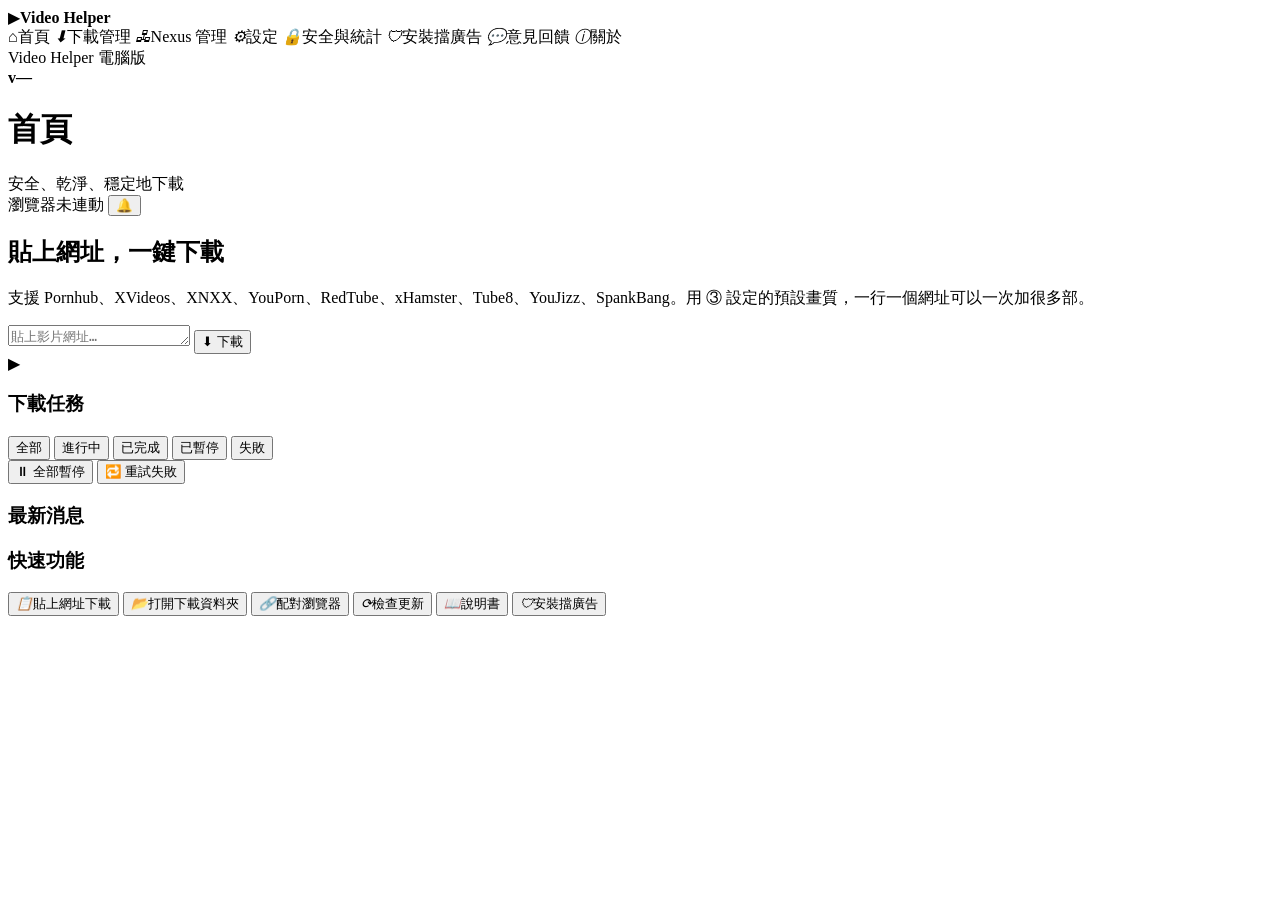
<file: webui/index.html>
<!DOCTYPE html>
<html lang="zh-Hant">
<head>
<meta charset="utf-8">
<!-- 只用 EXE 裡的東西：不連外、不載入任何網址（docs/ui/00-介面改版規格.md 第 3 節） -->
<meta http-equiv="Content-Security-Policy" content="default-src 'none'; style-src 'unsafe-inline'; script-src 'unsafe-inline'; img-src data:; connect-src 'none'; form-action 'none'; base-uri 'none'">
<meta name="viewport" content="width=device-width, initial-scale=1">
<title>Video Helper</title>
<style>/*CSS*/</style>
</head>
<body class="dark">
<aside class="side">
  <div class="brand"><span class="logo">▶</span><b>Video Helper</b></div>
  <nav id="nav">
    <a data-page="home" class="on"><i>⌂</i>首頁</a>
    <a data-page="dl"><i>⬇</i>下載管理</a>
    <a data-page="nodes"><i>🖧</i>Nexus 管理</a>
    <a data-page="set"><i>⚙</i>設定</a>
    <a data-page="sec"><i>🔒</i>安全與統計</a>
    <a data-page="setup"><i>🛡</i>安裝擋廣告</a>
    <a data-page="fb"><i>💬</i>意見回饋</a>
    <a data-page="about"><i>ⓘ</i>關於</a>
  </nav>
  <div class="grow"></div>
  <div class="vercard">
    <div class="muted small">Video Helper 電腦版</div>
    <b id="ver">v—</b>
  </div>
</aside>

<main>
  <header class="top">
    <div>
      <h1 id="ptitle">首頁</h1>
      <div class="muted small" id="sub">安全、乾淨、穩定地下載</div>
    </div>
    <div class="top-r">
      <span class="pill" id="fbbadge" hidden></span>
      <span class="pill" id="bridge">瀏覽器未連動</span>
      <span class="pill" id="schedpill" hidden></span>
      <button class="icon" id="lockbtn" title="鎖定" hidden>🔒</button>
      <button class="icon" id="bell" title="通知">🔔<span class="badge" id="badge" hidden></span></button>
    </div>
  </header>

  <div id="page-home" class="page">
  <section class="hero">
    <div class="hero-l">
      <h2>貼上網址，<span class="grad">一鍵下載</span></h2>
      <p class="muted">支援 Pornhub、XVideos、XNXX、YouPorn、RedTube、xHamster、Tube8、YouJizz、SpankBang。用 ③ 設定的預設畫質，一行一個網址可以一次加很多部。</p>
      <form id="addform" class="add">
        <textarea id="urls" rows="1" placeholder="貼上影片網址…" spellcheck="false"></textarea>
        <button class="accent" type="submit">⬇ 下載</button>
      </form>
    </div>
    <div class="hero-r" aria-hidden="true"><div class="orb"><span>▶</span></div><div class="ring r1"></div><div class="ring r2"></div></div>
  </section>

  <section class="kpis" id="kpis"></section>

  <div class="cols">
    <section class="card tasks">
      <div class="card-h">
        <h3>下載任務</h3>
        <div class="chips" id="chips">
          <button data-f="all" class="on">全部</button>
          <button data-f="active">進行中</button>
          <button data-f="done">已完成</button>
          <button data-f="paused">已暫停</button>
          <button data-f="fail">失敗</button>
        </div>
        <div class="grow"></div>
        <button class="ghost small pausebtn" data-act="toggle_pause">⏸ 全部暫停</button>
        <button class="ghost small" data-act="retry_failed">🔁 重試失敗</button>
      </div>
      <div id="list" class="list"></div>
    </section>

    <div class="rcol">
      <section class="card" id="nexus"></section>
      <section class="card">
        <div class="card-h"><h3>最新消息</h3></div>
        <div id="news"></div>
      </section>
      <section class="card">
        <div class="card-h"><h3>快速功能</h3></div>
        <div class="quick">
          <button data-act="paste"><i>📋</i>貼上網址下載</button>
          <button data-act="open_folder"><i>📂</i>打開下載資料夾</button>
          <button data-act="pair"><i>🔗</i>配對瀏覽器</button>
          <button data-act="check_update"><i>⟳</i>檢查更新</button>
          <button data-act="link:manual"><i>📖</i>說明書</button>
          <button data-go="setup"><i>🛡</i>安裝擋廣告</button>
        </div>
      </section>
    </div>
  </div>
  </div>

  <!-- v1.37.0 下載管理 -->
  <div id="page-dl" class="page" hidden>
    <section class="card">
      <div class="card-h"><h3>新增下載</h3><span class="muted small">一個網址 → 讀取後選畫質；很多行 → 全部用同一個畫質加入</span></div>
      <div class="add2">
        <textarea id="dlurls" rows="2" placeholder="貼上影片網址（一行一個）…" spellcheck="false"></textarea>
        <div class="addside">
          <label class="muted small">畫質上限<select id="dlq"></select></label>
          <button class="accent" id="dlgo">讀取</button>
        </div>
      </div>
      <div id="analysis"></div>
    </section>

    <section class="card">
      <div class="card-h">
        <h3>下載佇列</h3><span class="muted small" id="qsum"></span>
        <div class="grow"></div>
        <button class="ghost small pausebtn" data-act="toggle_pause">⏸ 全部暫停</button>
        <button class="ghost small" data-act="retry_failed">🔁 重試失敗</button>
        <button class="ghost small" data-act="clear_finished">🧹 清掉已結束</button>
      </div>
      <div id="qlist" class="list"></div>
    </section>

    <section class="card" id="latercard">
      <div class="card-h">
        <h3>⭐ 稍後下載</h3><span class="muted small" id="latersum">在影片網站的下載面板按「⭐ 稍後下載」就會出現在這裡</span>
        <div class="grow"></div>
        <button class="accent small" id="laterall">⬇ 全部下載</button>
        <button class="ghost small" id="laterclear">清空</button>
      </div>
      <div id="laterlist" class="list"></div>
    </section>

    <section class="card">
      <div class="card-h">
        <h3>下載紀錄</h3>
        <button class="ghost small" id="dupbtn" title="同一部影片下載了好幾個檔案">🧹 找重複</button>
        <input id="hsearch" class="search" type="search" placeholder="🔍 搜尋標題或網站" spellcheck="false">
        <select id="hsite" class="sel"><option value="">全部網站</option></select>
        <div class="chips" id="hchips">
          <button data-s="" class="on">全部</button><button data-s="done">完成</button><button data-s="fail">失敗</button>
        </div>
      </div>
      <div class="bulk" id="bulk" hidden>
        <b id="bulkn"></b>
        <button class="ghost small" id="bsub">📝 AI 字幕</button>
        <button class="ghost small" id="bdel">🗑 刪除紀錄</button>
        <div class="grow"></div>
        <button class="ghost small" id="ball">全選這頁</button>
        <button class="ghost small" id="bnone">取消選取</button>
      </div>
      <div id="hlist" class="list tall"></div>
      <div class="more"><span class="muted small" id="hcount"></span><button class="ghost small" id="hmore" hidden>載入更多</button></div>
    </section>
  </div>

  <!-- v1.38.0 設定 -->
  <div id="page-set" class="page" hidden>
    <div class="sgrid">
      <section class="card">
        <div class="card-h"><h3>⬇ 下載</h3></div>
        <div class="srow"><div><b>下載資料夾</b><div class="muted small path" id="s-dir"></div></div>
          <div class="sbtns"><button class="ghost small" data-act="choose_dir">選資料夾…</button><button class="ghost small" data-act="open_folder">打開</button><button class="ghost small" id="s-dirreset" data-act="reset_dir">用預設</button></div></div>
        <div class="srow"><div><b>預設畫質</b><div class="muted small">沒有這個畫質時，選比它低的最高畫質</div></div><select data-set="default_quality" id="s-q"></select></div>
        <div class="srow"><div><b>速度上限</b><div class="muted small">下載時不想卡到別人上網就設一下（Mbps，馬上生效）</div></div>
          <select data-set="rate_limit" id="s-rate"><option value="0">不限制</option><option>5</option><option>10</option><option>20</option><option>50</option><option>100</option></select></div>
        <div class="srow"><div><b>下載過就自動跳過</b><div class="muted small">批次、瀏覽器送來的影片，檔案還在就不再下載</div></div><label class="sw"><input type="checkbox" data-set="skip_downloaded"><span></span></label></div>
        <div class="srow"><div><b>智慧分段</b><div class="muted small">看速度和出錯情況決定同時開幾條線；先「只觀察」，報告看得出有幫助再改「自動調整」</div></div>
          <div class="sbtns"><select data-set="smart_segments" id="s-smart"></select><button class="ghost small" id="s-report">📊 報告</button></div></div>
        <div class="srow"><div><b>檔名格式</b><div class="muted small" id="s-tplprev"></div></div><select data-set="filename_template" id="s-tpl"></select></div>
      </section>

      <section class="card">
        <div class="card-h"><h3>🎨 外觀與視窗</h3></div>
        <div class="srow"><div><b>外觀</b><div class="muted small">新介面和原本的視窗一起換</div></div><div class="seg" id="s-theme"></div></div>
        <div class="srow"><div><b>語言 Language</b><div class="muted small">跟系統＝Windows 是中文就用中文，其他用英文</div></div><select data-set="lang" id="s-lang"></select></div>
        <div class="srow"><div><b>關閉視窗時</b><div class="muted small">縮到系統匣＝縮到右下角繼續下載，完成會通知</div></div><select data-set="close_action" id="s-close"></select></div>
        <div class="srow"><div><b>系統匣小圖示一直顯示</b><div class="muted small">右鍵：狀態、暫停、貼上網址下載、打開下載資料夾</div></div><label class="sw"><input type="checkbox" data-set="tray_always" id="s-tray"><span></span></label></div>
        <div class="srow"><div><b>有新版時先在背景下載好</b><div class="muted small">下載並核對好之後，還是要你按「⬆ 更新」才會換成新版</div></div><label class="sw"><input type="checkbox" data-set="auto_download_update" id="s-autoupd"><span></span></label></div>
      </section>

      <section class="card">
        <div class="card-h"><h3>🧩 隱私與自動化</h3></div>
        <div class="srow"><div><b>🔒 密碼鎖</b><div class="muted small" id="x-lock">打開電腦版、看下載紀錄都要先輸入密碼（防別人順手打開，不是加密）</div></div>
          <div class="sbtns"><button class="ghost small" id="x-lockset">設定密碼</button><button class="ghost small" id="x-lockoff" hidden>關閉</button></div></div>
        <div class="srow"><div><b>閒置多久自動鎖</b><div class="muted small">縮到系統匣也會鎖</div></div><select data-set="lock_idle_min" id="x-idle"></select></div>
        <div class="srow"><div><b>🌙 定時下載</b><div class="muted small" id="x-schedhint">不在你要用網路的時候搶頻寬</div></div><select data-set="sched_mode" id="x-sched"></select></div>
        <div class="srow" id="x-schedrow"><div><b>時段</b><div class="muted small">可以跨半夜，例如 23 → 7</div></div>
          <div class="sbtns"><select data-set="sched_start" id="x-ss"></select><span class="muted">→</span><select data-set="sched_end" id="x-se"></select>
            <select data-set="sched_day_mbps" id="x-day" title="時段外的速度上限"></select></div></div>
        <div class="srow"><div><b>🗂 自動整理資料夾</b><div class="muted small">新下載的影片依網站（和月份）分資料夾；舊檔不會搬</div></div><select data-set="organize" id="x-org"></select></div>
        <div class="srow"><div><b>📱 下載完成通知手機</b><div class="muted small" id="x-notehint">用你自己 Discord 頻道的 Webhook；只傳「完成幾部、多大」，不寫標題</div></div><select data-set="notify_mode" id="x-notify"></select></div>
        <div class="srow col"><div class="sbtns"><input type="password" id="x-hook" class="search" placeholder="貼上 Discord 頻道的 Webhook 網址" autocomplete="off" spellcheck="false">
          <button class="ghost small" id="x-hooksave">儲存</button><button class="ghost small" data-act="notify_test">傳一則測試</button><button class="ghost small" id="x-hookclear" hidden>清除</button></div></div>
      </section>

      <section class="card">
        <div class="card-h"><h3>🔗 瀏覽器連動</h3></div>
        <div class="srow"><div><b>狀態</b><div class="muted small" id="s-bridge"></div></div><button class="accent small" data-act="pair">🔗 配對瀏覽器</button></div>
        <div class="srow"><div><b>取消所有配對</b><div class="muted small">借別人用過電腦時可以按；之後要重新配對</div></div><button class="ghost small" id="s-unpair">取消所有配對</button></div>
        <div class="srow"><div><b>關閉服務</b><div class="muted small">不再接收瀏覽器送來的影片，下次按「配對」會再打開</div></div><button class="ghost small" data-act="stop_bridge">關閉服務</button></div>
      </section>

      <section class="card">
        <div class="card-h"><h3>🗂 紀錄與統計</h3></div>
        <div class="srow"><div><b>保存下載紀錄</b></div><label class="sw"><input type="checkbox" data-set="keep_history"><span></span></label></div>
        <div class="srow"><div><b>記錄下載統計</b><div class="muted small">用來校正預估；只存數字和網站名稱</div></div><label class="sw"><input type="checkbox" data-set="keep_stats"><span></span></label></div>
        <div class="srow"><div><b>網速紀錄</b><div class="muted small" id="s-mbps"></div></div><div class="sbtns"><button class="ghost small" data-act="reset_speed">清除</button><button class="ghost small" data-go="sec">📊 統計</button></div></div>
      </section>

      <section class="card">
        <div class="card-h"><h3>🛡 廣告判斷</h3></div>
        <div class="srow"><div><b>公開廣告清單</b><div class="muted small" id="s-bl"></div></div><button class="ghost small" data-act="update_blocklist">立即更新</button></div>
        <div class="srow col"><div><b>AI（選用，要付費）</b><div class="muted small">清單查不到的網域才問 AI；只送網域名稱和網站名稱。金鑰用 Windows 加密存在這台電腦，不會被匯出、也不會再顯示出來</div></div>
          <div class="sbtns"><input type="password" id="s-key" class="search" placeholder="貼上 sk-ant-… 金鑰" autocomplete="off" spellcheck="false">
            <button class="ghost small" id="s-keysave">儲存</button><button class="ghost small" data-act="test_ai">測試</button><button class="ghost small" id="s-keyclear">清除金鑰</button><button class="ghost small" data-act="clear_ai_cache">清除 AI 記憶</button></div>
          <div class="muted small" id="s-ai"></div></div>
      </section>

      <section class="card">
        <div class="card-h"><h3>💾 備份、更新、問題排查</h3></div>
        <div class="srow"><div><b>備份</b><div class="muted small">換電腦、重灌時用；更新版本時也會自動備份一份</div></div><div class="sbtns"><button class="ghost small" data-act="export">⬆ 匯出</button><button class="ghost small" data-act="import">⬇ 匯入</button><button class="ghost small" data-act="open_backups">📂 自動備份</button></div></div>
        <div class="srow"><div><b>版本</b><div class="muted small" id="s-ver"></div></div><div class="sbtns"><button class="ghost small" data-act="check_update">檢查更新</button><button class="ghost small" data-act="link:releases">更新內容</button></div></div>
        <div class="srow"><div><b>問題排查</b><div class="muted small path" id="s-data"></div></div><div class="sbtns"><button class="ghost small" data-act="open_log">📄 錯誤日誌</button><button class="ghost small" data-act="open_data">📂 設定資料夾</button><button class="ghost small" data-go="sec">🔒 安全中心</button></div></div>
      </section>
    </div>
  </div>

  <!-- v1.39.0 Nexus 管理 -->
  <div id="page-nodes" class="page" hidden>
    <div id="nx-err" class="note bad" hidden></div>
    <section class="card">
      <div class="card-h"><h3>🖧 Master（這台電腦）</h3><span class="pill" id="nx-state"></span><div class="grow"></div>
        <span class="muted small">啟用</span><label class="sw"><input type="checkbox" id="nx-on"><span></span></label></div>
      <p class="muted small">讓另一台電腦（跑 VideoHelper.exe --worker）安全地連到這台，幫你下載影片、下載完傳回來。每台節點都要你在這裡按「核准」才算數；只有你在這台電腦上能管理，沒有網路管理介面。</p>
      <div class="srow"><div><b>綁定位址、埠</b><div class="muted small">區域網路：第一次啟用 Windows 會問防火牆，選「私人網路」允許</div></div>
        <div class="sbtns"><select id="nx-host"></select><input id="nx-port" type="number" min="1024" max="65535" class="search num"><button class="ghost small" id="nx-bind">儲存</button></div></div>
      <div class="srow"><div><b>Master 指紋</b><div class="muted small">核准節點前，核對前 8 碼跟節點畫面上的一樣</div></div><code class="fp" id="nx-fp"></code></div>
      <div class="srow"><div><b>配對碼</b><div class="muted small" id="nx-pairnote"></div></div><div class="sbtns"><span class="code" id="nx-code"></span><button class="accent small" id="nx-pair">產生配對碼</button></div></div>
    </section>
    <section class="card">
      <div class="card-h"><h3>節點名單</h3><span class="muted small" id="nx-dsum"></span><div class="grow"></div><button class="ghost small" id="nx-audit">📜 稽核紀錄</button></div>
      <div id="nx-devs" class="list"></div>
    </section>
    <section class="card">
      <div class="card-h"><h3>📋 節點任務</h3>
        <div class="chips" id="nx-chips"><button data-f="all" class="on">全部</button><button data-f="active">進行中</button></div>
        <div class="grow"></div><button class="accent small" id="nx-new">＋ 新增任務</button></div>
      <div id="nx-form" class="an" hidden>
        <div class="srow"><div><b>類型</b><div class="muted small" id="nf-desc"></div></div><select id="nf-type"></select></div>
        <div class="srow nf" data-for="video.download"><div><b>影片網址</b><div class="muted small" id="nf-warn"></div></div>
          <div class="sbtns"><input id="nf-url" class="search wide" placeholder="貼影片網址…" spellcheck="false">
            <select id="nf-q"><option value="best">最高</option><option value="1080">1080p</option><option value="720">720p</option><option value="480">480p</option></select></div></div>
        <div class="srow nf" data-for="test.file"><div><b>檔案大小（MB）</b></div><input id="nf-size" type="number" min="1" max="2048" value="20" class="search num"></div>
        <div class="srow nf" data-for="video.download test.file"><div><b>下載完傳回這台</b><div class="muted small">不勾＝檔案留在節點那台</div></div><label class="sw"><input type="checkbox" id="nf-ret" checked><span></span></label></div>
        <div class="srow nf" data-for="sim.pvwatts"><div><b>位置（緯度、經度）、年份</b><div class="muted small">例：台北 25.04, 121.56；年份要是過完的一整年</div></div>
          <div class="sbtns"><input id="nf-lat" type="number" step="0.0001" min="-90" max="90" value="25.04" class="search num"><input id="nf-lon" type="number" step="0.0001" min="-180" max="180" value="121.56" class="search num"><input id="nf-year" type="number" min="2001" max="2100" value="2025" class="search num"></div></div>
        <div class="srow nf" data-for="sim.pvwatts"><div><b>容量（kW）、傾角、方位角、損失（%）</b><div class="muted small">方位角 180＝朝南；損失 PVWatts 預設 14</div></div>
          <div class="sbtns"><input id="nf-cap" type="number" step="0.1" min="0.1" value="1000" class="search num"><input id="nf-tilt" type="number" min="0" max="90" value="20" class="search num"><input id="nf-az" type="number" min="0" max="360" value="180" class="search num"><input id="nf-loss" type="number" min="-5" max="99" value="14" class="search num"></div></div>
        <div class="srow nf" data-for="sim.pvwatts"><div><b>架設方式</b></div><select id="nf-arr"><option value="0">固定（開放式支架）</option><option value="1">固定（屋頂）</option><option value="2">單軸追日</option><option value="3">單軸追日（回溯）</option><option value="4">雙軸追日</option></select></div>
        <div class="srow nf" data-for="test.echo"><div><b>文字</b></div><input id="nf-text" class="search wide" value="哈囉 Nexus"></div>
        <div class="srow nf" data-for="test.sleep"><div><b>等幾秒</b></div><input id="nf-sec" type="number" min="1" max="600" value="10" class="search num"></div>
        <div class="srow nf" data-for="test.fail"><div><b>失敗原因</b></div><select id="nf-code"><option>ADAPTER_ERROR</option><option>RESOURCE_LIMIT</option><option>INVALID_INPUT</option></select></div>
        <div class="srow"><div><b>執行時間上限（秒）、最多嘗試幾次</b></div><div class="sbtns"><input id="nf-run" type="number" min="1" max="7200" class="search num"><input id="nf-tries" type="number" min="1" max="5" value="2" class="search num"></div></div>
        <div class="btns"><button class="accent" id="nf-go">送出</button><button class="ghost" id="nf-close">取消</button></div>
      </div>
      <div id="nx-tasks" class="list"></div>
    </section>
  </div>

  <!-- v1.41.0 安全與統計 -->
  <div id="page-sec" class="page" hidden>
    <div class="sgrid">
      <section class="card">
        <div class="card-h"><h3>🔗 已配對的瀏覽器</h3><div class="grow"></div><button class="ghost small" id="sec-refresh">↻ 重新整理</button></div>
        <p class="muted small">只存密碼的雜湊值（看不到原本的密碼）。不認得的就按「取消配對」，那個瀏覽器就不能再送影片過來。</p>
        <div id="sec-paired"></div>
        <div class="muted small" id="sec-bridge"></div>
      </section>
      <section class="card">
        <div class="card-h"><h3>🤖 AI 使用紀錄</h3></div>
        <p class="muted small">只記次數和字數（token），不記送了什麼內容。</p>
        <div id="sec-ai"></div>
      </section>
      <section class="card">
        <div class="card-h"><h3>🌐 這次開著時連過的網站</h3></div>
        <p class="muted small">在程式最底層記錄，只記網域和次數，關掉程式就清空（不存檔）。正常會看到：影片網站和它的影片伺服器、github.com（檢查更新、廣告清單）、huggingface.co（AI 字幕模型）、api.anthropic.com（有填金鑰才會）。</p>
        <div id="sec-net"></div>
      </section>
      <section class="card">
        <div class="card-h"><h3>📄 錯誤日誌</h3></div>
        <p class="muted small">只記網站名稱和錯誤訊息，不記完整影片網址和檔名；只在這台電腦上，不會上傳。</p>
        <div class="srow"><div><b>目前大小</b><div class="muted small" id="sec-logsize"></div></div><div class="sbtns"><button class="ghost small" data-act="open_log">📄 打開</button><button class="ghost small" id="sec-clearlog">🗑 清空</button></div></div>
        <div class="srow"><div><b>自動刪除</b><div class="muted small">超過幾天沒更新就刪（0＝不刪）</div></div>
          <select data-set="log_keep_days" id="sec-keep"><option>3</option><option>7</option><option>14</option><option>30</option><option value="0">不刪</option></select></div>
      </section>
      <section class="card">
        <div class="card-h"><h3>📊 下載統計</h3><div class="grow"></div><button class="ghost small" id="sec-clearstats">清除統計</button></div>
        <p class="muted small" id="sec-statsum"></p>
        <div id="sec-stats"></div>
        <p class="muted small">誤差＝原本的預估跟實際差多少（中位數）。同一個網站下載 3 次以上，之後的預估會自動校正。只記網站名稱和數字。</p>
      </section>
      <section class="card">
        <div class="card-h"><h3>🧩 用到的元件和指紋（SHA-256）</h3></div>
        <p class="muted small">可以跟 GitHub 發布頁、SECURITY.md 對照。EXE 另外有 GitHub 簽章：<code>gh attestation verify VideoHelper.exe -R dadanny1122/video-helper</code></p>
        <div class="verify">
          <button class="accent small" id="sec-verify">🔍 檢查這個 EXE 是不是官方打包的</button>
          <div id="sec-vres" class="res" hidden></div>
          <p class="muted small">會算出這個 EXE 的指紋，去 GitHub 查本專案有沒有它的打包簽章紀錄、再跟發布頁的指紋比對（只送出指紋，按了才連網）。這是查紀錄，不是在你電腦上做完整的密碼學驗證；要完整驗證請用上面的 gh 指令。</p>
        </div>
        <pre class="report" id="sec-comp"></pre>
        <button class="ghost small" data-act="link:attest">打開 GitHub 簽章紀錄</button>
      </section>
    </div>
  </div>

  <!-- v1.38.0 安裝擋廣告 -->
  <div id="page-setup" class="page" hidden>
    <section class="card">
      <div class="card-h"><h3>在 Chrome 裝好擋廣告（約 2 分鐘，只要做一次）</h3></div>
      <p class="muted">照順序按下面 3 個「打開」，每個都會在 Chrome 打開正確的頁面。</p>
      <div class="steps" id="steps"></div>
      <div class="note">✅ 完成後：打開影片網站，左下角出現綠色盾牌「🛡 已攔截 N 次」就成功了。</div>
      <div class="note bad" id="nochrome" hidden>⚠ 找不到 Chrome，會改用預設瀏覽器打開。這個工具是為 Chrome 設計的。</div>
    </section>
  </div>
  <div id="page-fb" class="page" hidden>
    <section class="card">
      <div class="card-h"><h3>寫意見給開發者</h3></div>
      <p class="muted small">會貼到開發者的 Discord 頻道。只送類型、內容和電腦版版本，不會送你下載的影片或網址；內容裡的網址會自動刪掉。</p>
      <div class="fbrow"><select id="fbkind"></select></div>
      <textarea id="fbtext" maxlength="1100" placeholder="中文 16 個字以上，或英文 20 個單字以上"></textarea>
      <div class="muted small" id="fbcount"></div>
      <div class="btns mt"><button class="accent" id="fbsend">送出</button></div>
      <div class="note" id="fbres" hidden></div>
    </section>
    <section class="card">
      <div class="card-h"><h3>回饋獎勵</h3><div class="grow"></div><span class="pill" id="fblevel"></span></div>
      <p class="muted small">回饋 1 則：🥉 徽章＋🎨 限定配色；3 則：🥈＋🧪 搶先試用；10 則：🥇＋黑金配色。拿到的代碼也可以在 Discord 打 /回饋者 領銅／銀／金身分組（1 小時內只算 1 組）。</p>
      <div class="srow" id="fbthemes" hidden><div><b>🎨 限定配色</b><div class="muted small">只改新介面的顏色</div></div><div class="seg" id="fbthemebtn"></div></div>
      <div class="srow" id="fbbeta" hidden><div><b>🧪 搶先試用新功能</b><div class="muted small">新功能會先標成「搶先版」只給打開的人用</div></div><label class="sw"><input type="checkbox" data-set="beta_features" id="s-beta"><span></span></label></div>
      <div class="srow"><div><b>加入回饋代碼</b><div class="muted small">在瀏覽器腳本拿到的代碼貼這裡，好處兩邊都算</div></div><div class="sbtns"><input id="fbcode" placeholder="VH1.…"><button class="ghost small" id="fbadd">加入</button></div></div>
    </section>
  </div>
</main>
<div id="menu" class="menu" hidden></div>

<div id="panel" class="panel" hidden>
  <div class="card-h"><h3>通知</h3><div class="grow"></div><button class="ghost small" id="clearn">清除</button></div>
  <div id="notices"></div>
</div>
<div id="lockscr" class="lockscr" hidden><div class="lockbox">
  <div class="lk">🔒</div><h2>Video Helper 已上鎖</h2>
  <p class="muted small">輸入密碼解鎖；下載會在背景繼續</p>
  <input id="lockpin" class="search" type="password" inputmode="numeric" maxlength="12" autocomplete="off" placeholder="密碼">
  <button class="accent" id="lockgo">解鎖</button>
  <div class="small bad" id="lockmsg"></div>
  <div class="muted small forgot">忘記密碼：關掉電腦版，用記事本打開 %APPDATA%\VideoHelper\settings.json，刪掉 lock_pin 那一行</div>
</div></div>
<div id="modal" class="modal" hidden><div class="box" id="mbox"></div></div>
<div id="toast" class="toast" hidden></div>
<script>/*JS*/</script>
</body>
</html>
</file>
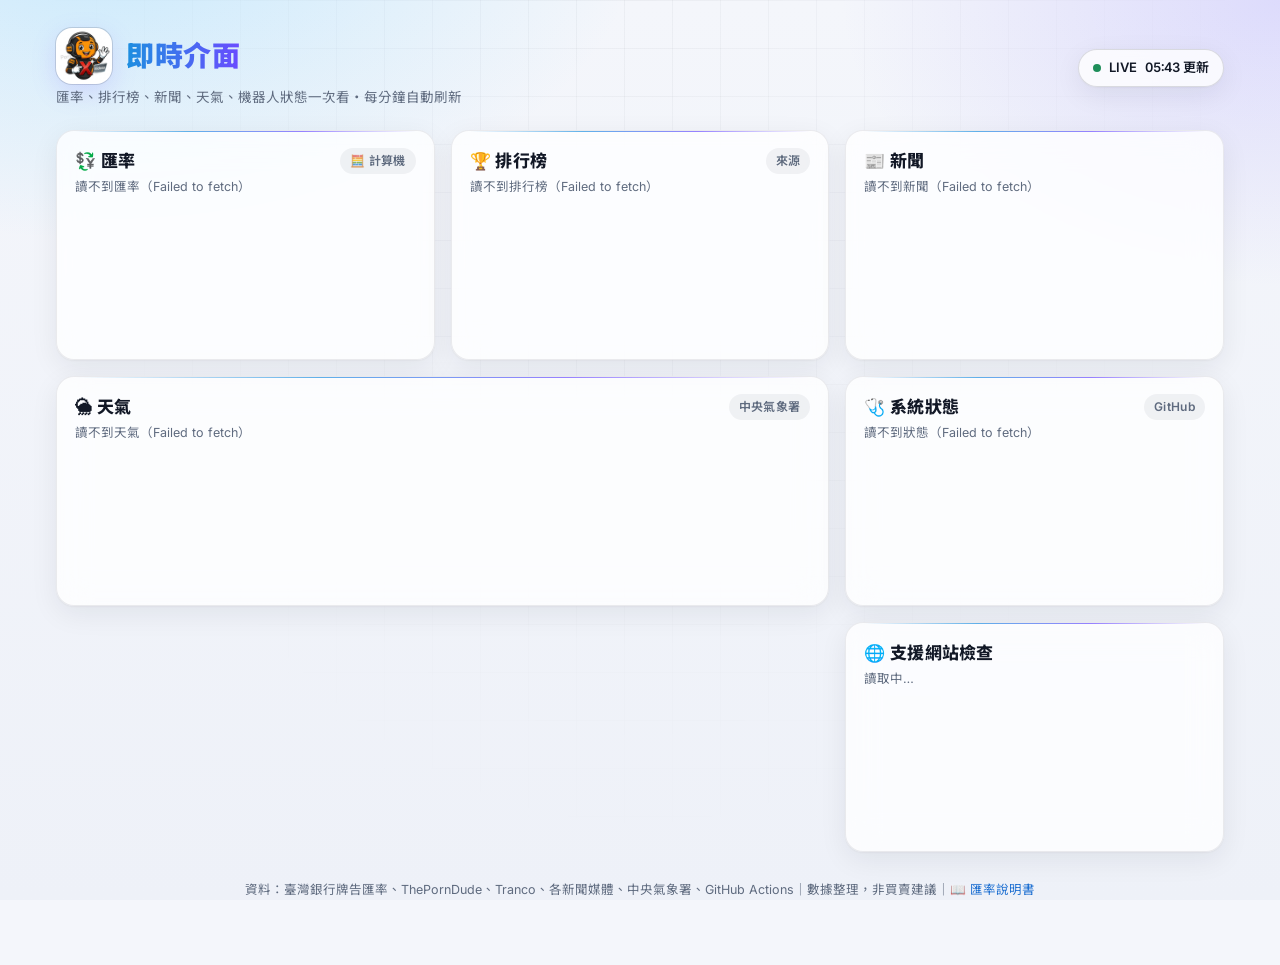
<file: docs/dash/index.html>
<!doctype html>
<html lang="zh-Hant">
<head>
<meta charset="utf-8">
<meta name="viewport" content="width=device-width, initial-scale=1">
<title>即時介面</title>
<link rel="icon" href="favicon.png">
<link rel="preconnect" href="https://fonts.googleapis.com">
<link rel="preconnect" href="https://fonts.gstatic.com" crossorigin>
<link href="https://fonts.googleapis.com/css2?family=Inter:wght@400;500;600;700;800&family=Noto+Sans+TC:wght@400;500;700;900&display=swap" rel="stylesheet">
<style>
  /* Video Helper 設計語言：青藍 #57C8FF → 紫 #8B7CFF（電腦版、腳本面板共用） */
  :root {
    --bg:#f4f6fb; --bg2:#eef1f8; --fg:#121826; --muted:#5f6b7f; --card:rgba(255,255,255,.78); --card-solid:#fff;
    --line:rgba(18,24,38,.08); --line2:rgba(18,24,38,.14); --shadow:0 1px 2px rgba(18,24,38,.04),0 8px 28px rgba(18,24,38,.07);
    --a1:#1d8fe0; --a2:#6a4cff; --blue:#1d6fd1; --up:#d93636; --dn:#1e8e5a; --ok:#1e8e5a; --warn:#b26a00; --bad:#d93636;
    --glow1:rgba(87,200,255,.28); --glow2:rgba(139,124,255,.22); --tip:rgba(30,142,90,.08); --chip:rgba(18,24,38,.05);
  }
  @media (prefers-color-scheme: dark) {
    :root {
      --bg:#0a0d14; --bg2:#0d111b; --fg:#e8ecf4; --muted:#8e98ab; --card:rgba(22,27,38,.72); --card-solid:#151a25;
      --line:rgba(255,255,255,.07); --line2:rgba(255,255,255,.12); --shadow:0 1px 0 rgba(255,255,255,.04) inset,0 12px 40px rgba(0,0,0,.45);
      --a1:#57c8ff; --a2:#8b7cff; --blue:#7cc4ff; --up:#ff6b6b; --dn:#3ddc97; --ok:#3ddc97; --warn:#ffb547; --bad:#ff6b6b;
      --glow1:rgba(87,200,255,.16); --glow2:rgba(139,124,255,.16); --tip:rgba(61,220,151,.08); --chip:rgba(255,255,255,.06);
    }
  }
  * { box-sizing:border-box; }
  html { background:var(--bg); }
  body {
    margin:0; min-height:100vh; color:var(--fg); -webkit-font-smoothing:antialiased;
    font:15px/1.65 "Inter","Noto Sans TC","PingFang TC","Microsoft JhengHei",sans-serif;
    background:
      radial-gradient(900px 520px at 8% -8%, var(--glow1), transparent 60%),
      radial-gradient(800px 520px at 100% 0%, var(--glow2), transparent 55%),
      linear-gradient(180deg, var(--bg) 0%, var(--bg2) 100%);
    background-attachment:fixed;
  }
  body::before {      /* 很淡的格線，增加質感 */
    content:""; position:fixed; inset:0; pointer-events:none; opacity:.5;
    background-image:linear-gradient(var(--line) 1px, transparent 1px), linear-gradient(90deg, var(--line) 1px, transparent 1px);
    background-size:48px 48px; mask-image:radial-gradient(ellipse at 50% 0%, #000 0%, transparent 70%);
  }
  main { position:relative; max-width:1200px; margin:0 auto; padding:28px 16px 64px; }
  a { color:var(--blue); text-decoration:none; } a:hover { text-decoration:underline; }

  /* 頂部 */
  .top { display:flex; align-items:center; justify-content:space-between; gap:16px; flex-wrap:wrap; margin-bottom:22px; }
  .brand { display:flex; align-items:center; gap:14px; margin:0; font-size:28px; font-weight:900; letter-spacing:.5px; }
  .brand img { width:56px; height:56px; border-radius:16px; background:#fff; box-shadow:0 0 0 1px var(--line2), 0 8px 24px var(--glow2); }
  .brand span { background:linear-gradient(90deg, var(--a1), var(--a2)); -webkit-background-clip:text; background-clip:text; color:transparent; }
  .sub { color:var(--muted); margin:2px 0 0; font-size:13.5px; }
  .live { display:inline-flex; align-items:center; gap:8px; padding:7px 14px; border-radius:999px; font-size:13px; font-weight:600;
          background:var(--card); border:1px solid var(--line2); box-shadow:var(--shadow); backdrop-filter:blur(12px); font-variant-numeric:tabular-nums; }
  .live i { width:8px; height:8px; border-radius:50%; background:var(--ok); box-shadow:0 0 0 0 var(--ok); animation:pulse 2s infinite; }
  @keyframes pulse { 0% { box-shadow:0 0 0 0 rgba(61,220,151,.6); } 70% { box-shadow:0 0 0 9px rgba(61,220,151,0); } 100% { box-shadow:0 0 0 0 rgba(61,220,151,0); } }

  /* 卡片 */
  .grid { display:grid; grid-template-columns:repeat(2, minmax(0,1fr)); gap:16px; }
  @media (min-width:1100px) {    /* 寬螢幕：三欄；天氣表比較寬，佔兩欄，右邊疊系統狀態＋網站檢查 */
    .grid { grid-template-columns:repeat(3, minmax(0,1fr)); align-items:start;
            grid-template-areas:"fx rank news" "weather weather health" "weather weather sites"; }
    #fx { grid-area:fx } #rank { grid-area:rank } #news { grid-area:news }
    #weather { grid-area:weather } #health { grid-area:health } #sites { grid-area:sites }
    #fx, #rank, #news { align-self:stretch; }
  }
  @media (max-width:820px) { .grid { grid-template-columns:1fr; } }
  .box {
    position:relative; background:var(--card); border:1px solid var(--line); border-radius:18px; padding:16px 18px 14px;
    min-height:230px; overflow:hidden; box-shadow:var(--shadow); backdrop-filter:blur(16px) saturate(140%);
    transition:transform .25s ease, border-color .25s ease, box-shadow .25s ease; animation:rise .5s ease both;
  }
  .box::before {      /* 卡片上緣一條品牌色光 */
    content:""; position:absolute; left:18px; right:18px; top:0; height:1px;
    background:linear-gradient(90deg, transparent, var(--a1), var(--a2), transparent); opacity:.7;
  }
  .box:hover { transform:translateY(-2px); border-color:var(--line2); }
  .grid .box:nth-child(2) { animation-delay:.05s } .grid .box:nth-child(3) { animation-delay:.1s }
  .grid .box:nth-child(4) { animation-delay:.15s } .grid .box:nth-child(5) { animation-delay:.2s } .grid .box:nth-child(6) { animation-delay:.25s }
  @keyframes rise { from { opacity:0; transform:translateY(8px); } to { opacity:1; transform:none; } }
  @media (prefers-reduced-motion: reduce) { .box, .live i { animation:none; } }
  .box h2 { margin:0 0 2px; padding:0; border:0; font-size:17px; font-weight:800; letter-spacing:.3px;
            display:flex; justify-content:space-between; align-items:center; gap:8px; }
  .box h2 a { font-size:12px; font-weight:600; padding:3px 10px; border-radius:999px; background:var(--chip); color:var(--muted); }
  .box h2 a:hover { color:var(--fg); text-decoration:none; }
  .meta { color:var(--muted); font-size:12.5px; margin-bottom:8px; }

  /* 表格 */
  table { width:100%; border-collapse:collapse; font-size:13.5px; }
  td, th { border-bottom:1px solid var(--line); padding:6px 6px; text-align:left; vertical-align:middle; }
  th { color:var(--muted); font-weight:600; font-size:11.5px; text-transform:uppercase; letter-spacing:.6px; }
  tr:last-child td { border-bottom:0; }
  tbody tr:hover td, table tr:hover td { background:var(--chip); }
  .num { text-align:right; font-variant-numeric:tabular-nums; white-space:nowrap; font-feature-settings:"tnum"; }
  .up { color:var(--up); font-weight:600; } .dn { color:var(--dn); font-weight:600; }
  .dot { display:inline-block; width:9px; height:9px; border-radius:50%; margin-right:7px; vertical-align:middle; }
  .g { background:var(--ok); box-shadow:0 0 8px var(--ok); } .y { background:var(--warn); box-shadow:0 0 8px var(--warn); }
  .r { background:var(--bad); box-shadow:0 0 8px var(--bad); } .n { background:#8e98ab; }
  .news a { display:block; text-decoration:none; color:var(--fg); padding:8px 6px; border-bottom:1px solid var(--line); border-radius:8px; }
  .news a:hover { background:var(--chip); } .news a:hover b { text-decoration:none; color:var(--blue); }
  .news small { color:var(--muted); }
  .scroll { max-height:420px; overflow-y:auto; scrollbar-width:thin; scrollbar-color:var(--line2) transparent;
            -webkit-mask-image:linear-gradient(#000 calc(100% - 28px), transparent); mask-image:linear-gradient(#000 calc(100% - 28px), transparent); padding-bottom:20px; }
  .tag { font-size:11.5px; font-weight:600; padding:2px 8px; border-radius:999px; white-space:nowrap; }
  .tag.dl { background:linear-gradient(90deg, var(--a1), var(--a2)); color:#fff; } .tag.ad { background:var(--chip); color:var(--muted); }
  .tip, .warn { border-radius:10px; padding:10px 14px; margin:12px 0; } .tip { background:var(--tip); }
  details { background:var(--chip); border:1px solid var(--line); border-radius:10px; padding:8px 14px; margin:8px 0; }
  summary { cursor:pointer; font-weight:600; }
  #wq select, #wq input { font:inherit; padding:6px 10px; border-radius:10px; border:1px solid var(--line2); background:var(--card-solid); color:var(--fg); }
  footer { margin-top:28px; color:var(--muted); font-size:12.5px; text-align:center; }
</style>
</head>
<body><main>
<header class="top">
  <div>
    <h1 class="brand"><img src="logo.png" alt=""><span>即時介面</span></h1>
    <p class="sub">匯率、排行榜、新聞、天氣、機器人狀態一次看・每分鐘自動刷新</p>
  </div>
  <div class="live"><i></i>LIVE <span id="clock"></span></div>
</header>

<div class="grid">
  <section class="box" id="fx"><h2>💱 匯率 <a href="../fx/calc.html">🧮 計算機</a></h2><div class="meta">讀取中…</div></section>
  <section class="box" id="rank"><h2>🏆 排行榜 <a href="https://theporndude.com/zh/top-porn-tube-sites">來源</a></h2><div class="meta">讀取中…</div></section>
  <section class="box" id="news"><h2>📰 新聞</h2><div class="meta">讀取中…</div></section>
  <section class="box" id="weather"><h2>🌦 天氣 <a href="https://www.cwa.gov.tw/V8/C/W/County/index.html">中央氣象署</a></h2><div class="meta">讀取中…</div></section>
  <section class="box" id="health"><h2>🩺 系統狀態 <a href="https://github.com/dadanny1122/video-helper/actions">GitHub</a></h2><div class="meta">讀取中…</div></section>
  <section class="box" id="sites"><h2>🌐 支援網站檢查</h2><div class="meta">讀取中…</div></section>
</div>
<footer>資料：臺灣銀行牌告匯率、ThePornDude、Tranco、各新聞媒體、中央氣象署、GitHub Actions｜數據整理，非買賣建議｜<a href="../fx/">📖 匯率說明書</a></footer>
</main>
<script>
const RAW = 'https://raw.githubusercontent.com/dadanny1122/video-helper/bot-data/';   // S4：機器人的狀態檔在 bot-data 分支
// 每個機器人各問自己的 workflow（以前一次拿全部最近 100 筆，地震每 5 分鐘跑一次會把排行榜、網站檢查擠掉 → 顯示「沒有紀錄」）
const API = f => `https://api.github.com/repos/dadanny1122/video-helper/actions/workflows/${f}/runs?per_page=3`;
const $ = id => document.getElementById(id);
const esc = s => String(s ?? '').replace(/[&<>"]/g, c => ({ '&': '&amp;', '<': '&lt;', '>': '&gt;', '"': '&quot;' }[c]));
const get = p => fetch(RAW + p + '?t=' + Date.now()).then(r => { if (!r.ok) throw new Error(r.status); return r.json(); });
const body = (id, html) => { const b = $(id); b.querySelectorAll(':scope > :not(h2)').forEach(e => e.remove()); b.insertAdjacentHTML('beforeend', html); };
const twNow = () => new Date(new Date().toLocaleString('en-US', { timeZone: 'Asia/Taipei' }));
const ago = t => { const m = Math.round((Date.now() - new Date(t)) / 60000); return m < 60 ? `${m} 分鐘前` : m < 1440 ? `${Math.round(m / 60)} 小時前` : `${Math.round(m / 1440)} 天前`; };
const fmt = v => v == null ? '—' : v < 1 ? v.toFixed(4) : v < 10 ? v.toFixed(3) : v.toFixed(2);

async function fx() {
  try {
    const d = await get('docs/fx/rates.json');
    const rows = Object.entries(d.rates).map(([c, r]) => {
      const m = r.spot_buy && r.spot_sell ? (r.spot_buy + r.spot_sell) / 2 : (r.cash_buy + r.cash_sell) / 2;
      const pct = r.prev_mid ? (m / r.prev_mid - 1) * 100 : null;
      const pos = r.pctl30 == null ? '' : r.pctl30 <= 20 ? '🟢' : r.pctl30 >= 80 ? '🔴' : '🟡';
      return `<tr><td>${r.flag} ${r.zh}</td><td class="num">${fmt(m)}</td>
        <td class="num ${pct > 0 ? 'up' : pct < 0 ? 'dn' : ''}">${pct == null ? '—' : (pct > 0 ? '+' : '') + pct.toFixed(2) + '%'}</td>
        <td class="num">${pos} ${r.pctl30 ?? ''}</td><td class="num">${fmt(r.cash_sell)}</td></tr>`;
    }).join('');
    body('fx', `<div class="meta">台銀掛牌：${esc(d.quote_time || '—')}｜更新：${esc(d.updated)}</div>
      <table><tr><th>貨幣</th><th class="num">中間價</th><th class="num">比前一日</th><th class="num">30天位置</th><th class="num">現鈔賣出</th></tr>${rows}</table>
      <div class="meta" style="margin-top:6px">30天位置：0＝最便宜、100＝最貴（🟢 便宜 20%、🔴 貴 20%）</div>
      <div class="meta" id="arena" style="margin-top:4px"></div>`);
    get('docs/fx/arena.json').then(a => {
      const dir = Object.entries(a.dir).filter(([, x]) => x.n).map(([m, x]) => [m, x.k / x.n * 100]).sort((p, q) => q[1] - p[1]);
      const rng = Object.entries(a.rng).filter(([, x]) => x.n).map(([m, x]) => [m, x.in / x.n * 100]).sort((p, q) => Math.abs(p[1] - 68) - Math.abs(q[1] - 68));
      const el = document.getElementById('arena');
      if (el && dir.length) el.innerHTML = `🏟 <a href="../fx/#arena">預報擂台</a>（${esc(a.updated)}）：方向第一 ${esc(dir[0][0])} ${dir[0][1].toFixed(1)}%（丟硬幣 50%）｜範圍最準 ${esc(rng[0][0])} ${rng[0][1].toFixed(1)}%（目標 68%）`;
    }).catch(() => {});
  } catch (e) { body('fx', `<div class="meta">讀不到匯率（${esc(e.message)}）</div>`); }
}

async function rank() {
  try {
    const d = await get('.github/rank_state.json');
    const FULL = ['pornhub', 'xvideos', 'xnxx', 'redtube', 'youporn', 'xhamster', 'tube8', 'youjizz', 'spankbang'];
    const tr = d.tranco || {};
    const order = Object.keys(tr).sort((a, b) => tr[a] - tr[b]);
    const rows = (d.rows || []).map(([p, n, u]) => {
      const dl = FULL.includes(n.replace(/\s*\(.*\)$/, '').trim().toLowerCase());
      const f = order.indexOf(n);
      return `<tr><td class="num">${p}</td><td><a href="${esc(u)}">${esc(n)}</a></td>
        <td><span class="tag ${dl ? 'dl' : 'ad'}">${dl ? '⬇ 可下載' : '只擋廣告'}</span></td>
        <td class="num">${f >= 0 ? '流量第 ' + (f + 1) : '—'}</td></tr>`;
    }).join('');
    body('rank', `<div class="meta">每天 20:00 更新｜最後：${esc(d.updated || '—')}｜流量＝Tranco 全球排名重排</div>
      <div class="scroll"><table><tr><th class="num">#</th><th>網站</th><th>功能</th><th class="num">流量</th></tr>${rows}</table></div>`);
  } catch (e) { body('rank', `<div class="meta">讀不到排行榜（${esc(e.message)}）</div>`); }
}

async function news() {
  try {
    const d = await get('.github/news_seen.json');
    const list = d.recent || [];
    body('news', list.length ? `<div class="meta">最近貼出的 ${list.length} 則（只收認識的新聞媒體）</div><div class="news scroll">` +
      list.map(n => `<a href="${esc(n.link)}" target="_blank" rel="noopener"><b>${esc(n.title)}</b>
        ${n.zh ? `<br><small>🈯 ${esc(n.zh)}</small>` : ''}
        <br><small>🏷 ${esc(n.topic)}｜📰 ${esc(n.source)}${n.when ? '｜' + ago(n.when) : ''}</small></a>`).join('') + '</div>'
      : '<div class="meta">還沒有記錄到新聞（下一則新聞貼出後就會出現）</div>');
  } catch (e) { body('news', `<div class="meta">讀不到新聞（${esc(e.message)}）</div>`); }
}

async function weather() {
  try {
    const d = (await get('.github/weather_state.json')).dash;
    if (!d) throw new Error('還沒有資料');
    const icon = w => /雷/.test(w) ? '⛈' : /雨/.test(w) ? '🌧' : /陰/.test(w) ? '☁' : /多雲/.test(w) ? (/晴/.test(w) ? '⛅' : '🌥') : /晴/.test(w) ? '☀' : '🌤';
    const rows = Object.entries(d.spots).map(([n, v]) => {
      const now = v.now || {}, pk = v.peak || {};
      const hot = p => p >= 70 ? ' ☔' : '';
      return `<tr><td>${esc(n)}</td><td>${icon(now.wx || '')} ${esc(now.wx || '—')}</td>
        <td class="num">${now.pop ?? '—'}%${hot(now.pop)}</td>
        <td class="num">${pk.range ? pk.range + ' 點 ' + pk.pop + '%' + hot(pk.pop) : '—'}</td>
        <td class="num">${v.temp ? v.temp[0] + '–' + v.temp[1] + '°' : '—'}</td></tr>`;
    }).join('');
    const wet = Object.entries(d.spots).filter(([, v]) => (v.peak || {}).pop >= 70).map(([n]) => n);
    const hz = Object.entries(d.warnings || {}).flatMap(([c, hs]) => hs.map(h => `${c} ${h.phen}${h.sig}`));
    const keep = document.getElementById('wq');                     // 每分鐘刷新時，保留使用者選好的查詢條件
    const prev = keep ? { s: keep.querySelector('#wqS').value, d: keep.querySelector('#wqD').value, h: keep.querySelector('#wqH').value } : null;
    const days = [...new Set(Object.values(d.blocks || {}).flat().map(b => b[0].slice(0, 10)))].sort();
    const dayName = x => { const t = twNow(); const k = i => { const z = new Date(t); z.setDate(z.getDate() + i); return z.toLocaleDateString('sv-SE'); };
      return x === k(0) ? '今天' : x === k(1) ? '明天' : x === k(2) ? '後天' : x.slice(5); };
    body('weather', `<div class="meta">更新：${esc(d.updated)}（每小時）｜降雨機率是 3 小時一段</div>
      ${hz.length ? `<div class="meta" style="color:#e53935;font-weight:600">⛈ 特報：${hz.map(esc).join('、')}</div>` : ''}
      ${d.aqi ? `<div class="meta">🌫 空氣品質（AQI）：${Object.entries(d.aqi).map(([n, v]) => `${esc(n.split('（')[0])} ${v.icon}${v.aqi}`).join('　')}</div>` : ''}
      ${d.quake ? `<div class="meta">🌏 最近地震：<a href="${esc(d.quake.url || '#')}" target="_blank" rel="noopener">${esc(d.quake.text || d.quake.title)}</a></div>` : ''}
      <div class="meta" style="color:var(--fg)">${wet.length ? '☔ 今天要帶傘：' + wet.map(esc).join('、') : '☀ 今天剩下的時段降雨機率都低於 70%'}</div>
      <table><tr><th>地點</th><th>現在天氣</th><th class="num">現在降雨</th><th class="num">今天最可能下雨</th><th class="num">氣溫</th></tr>${rows}</table>
      <div id="wq" style="margin-top:12px;padding:10px;border:1px dashed var(--line);border-radius:8px">
        <b>🔎 查某個時間會不會下雨</b>
        <div style="display:flex;gap:6px;flex-wrap:wrap;margin-top:6px">
          <select id="wqS">${Object.keys(d.blocks || {}).map(n => `<option>${esc(n)}</option>`).join('')}</select>
          <select id="wqD">${days.map(x => `<option value="${x}">${dayName(x)}（${x.slice(5)}）</option>`).join('')}</select>
          <select id="wqH">${Array.from({ length: 24 }, (_, i) => `<option value="${i}">${String(i).padStart(2, '0')}:00</option>`).join('')}</select>
        </div>
        <div id="wqR" style="margin-top:8px"></div>
      </div>`);
    const q = () => {
      const n = $('wqS').value, day = $('wqD').value, h = +$('wqH').value;
      const t = new Date(`${day}T${String(h).padStart(2, '0')}:00:00+08:00`);
      const b = (d.blocks[n] || []).find(x => new Date(x[0]) <= t && t < new Date(x[1]));
      const tp = (d.temps[n] || []).reduce((a, x) => Math.abs(new Date(x[0]) - t) < Math.abs(new Date(a[0]) - t) ? x : a, (d.temps[n] || [[0, null]])[0]);
      if (!b || b[2] == null) { $('wqR').innerHTML = '<span class="meta">這個時間超出預報範圍（只有未來約 2 天）</span>'; return; }
      $('wqR').innerHTML = `${icon(b[3])} <b>${esc(n)}　${dayName(day)} ${String(h).padStart(2, '0')}:00</b>　${esc(b[3])}<br>
        💧 降雨機率 <b style="font-size:20px">${b[2]}%</b>${b[2] >= 70 ? ' ☔ 記得帶傘' : ''}　🌡 約 ${tp[1] ?? '—'}°C
        <div class="meta">（${new Date(b[0]).getHours().toString().padStart(2, '0')}–${new Date(b[1]).getHours().toString().padStart(2, '0')} 點這一段的預報）</div>`;
    };
    ['wqS', 'wqD', 'wqH'].forEach(id => $(id).onchange = q);
    if (prev) { $('wqS').value = prev.s; if (days.includes(prev.d)) $('wqD').value = prev.d; $('wqH').value = prev.h; }
    else { const t = twNow(); $('wqH').value = Math.min(23, t.getHours() + 1); }
    q();
  } catch (e) { body('weather', `<div class="meta">讀不到天氣（${esc(e.message)}）</div>`); }
}

// 每個機器人「多久沒跑就算有問題」（分鐘）；只在該跑的時段檢查
const BOTS = [
  { file: 'fx.yml', zh: '💱 匯率', limit: () => { const t = twNow(), d = t.getDay(), h = t.getHours() + t.getMinutes() / 60;
      return d >= 1 && d <= 5 && h >= 9.3 && h <= 18 ? 75 : null; } },     // 每小時整點跑一次：超過 75 分鐘才算太久
  { file: 'rank.yml', zh: '🏆 排行榜', limit: () => 26 * 60 },
  { file: 'news.yml', zh: '📰 新聞', limit: () => 4 * 60 },
  { file: 'site-check.yml', zh: '🔔 網站檢查', limit: () => 30 * 60 },
  { file: 'weather.yml', zh: '🌦 天氣', limit: () => 90 },
];
let lastApi = 0, runsCache = null;
async function health() {
  try {
    if (!runsCache || Date.now() - lastApi > 10 * 60000) {         // GitHub 免登入每小時 60 次：5 個機器人 × 每 10 分鐘＝30 次
      const all = await Promise.all(BOTS.map(async b => {
        const r = await fetch(API(b.file)); if (!r.ok) throw new Error('GitHub ' + r.status);
        return [b.file, (await r.json()).workflow_runs || []];
      }));
      runsCache = Object.fromEntries(all); lastApi = Date.now();
    }
    const rows = BOTS.map(b => {
      const runs = runsCache[b.file] || [];
      const run = runs.find(x => x.status === 'completed');
      const busy = runs.find(x => x.status !== 'completed');
      if (!run) return `<tr><td>${b.zh}</td><td><span class="dot n"></span>沒有紀錄</td><td></td></tr>`;
      const mins = (Date.now() - new Date(run.updated_at)) / 60000, lim = b.limit();
      const bad = run.conclusion === 'failure', late = lim != null && mins > lim;
      const dot = bad ? 'r' : late ? 'y' : 'g';
      const msg = bad ? '上次失敗' : late ? '太久沒跑' : '正常';
      return `<tr><td>${b.zh}</td><td><span class="dot ${dot}"></span>${msg}${busy ? '（執行中）' : ''}</td>
        <td class="num"><a href="${run.html_url}">${ago(run.updated_at)}</a></td></tr>`;
    }).join('');
    let sites = '';
    try {
      const s = await get('.github/site_status.json');
      sites = Object.entries(s).map(([n, v]) => {
        const dot = v.status === 'ok' ? 'g' : v.status === 'broken' ? 'r' : 'n';
        const msg = v.status === 'ok' ? '正常' : v.status === 'broken' ? '可能改版' : '檢查主機看不到（不算改版）';
        return `<tr><td>${esc(n)}</td><td colspan="2"><span class="dot ${dot}"></span>${msg}</td></tr>`;
      }).join('');
    } catch (e) {}
    body('health', `<table><tr><th>機器人</th><th>狀態</th><th class="num">上次跑完</th></tr>${rows}</table>
      <div class="meta" style="margin-top:8px">🟢 正常｜🟡 太久沒跑｜🔴 上次失敗</div>`);
    body('sites', `<div class="meta">Video Helper 能下載的網站，網頁寫法有沒有改版（每天檢查一次）</div><table>${sites}</table>`);
  } catch (e) { body('health', `<div class="meta">讀不到狀態（${esc(e.message)}）</div>`); }
}

function all() { fx(); rank(); news(); weather(); health();
  $('clock').textContent = twNow().toTimeString().slice(0, 5) + ' 更新'; }
all(); setInterval(all, 60000);
</script>
</body></html>
</file>
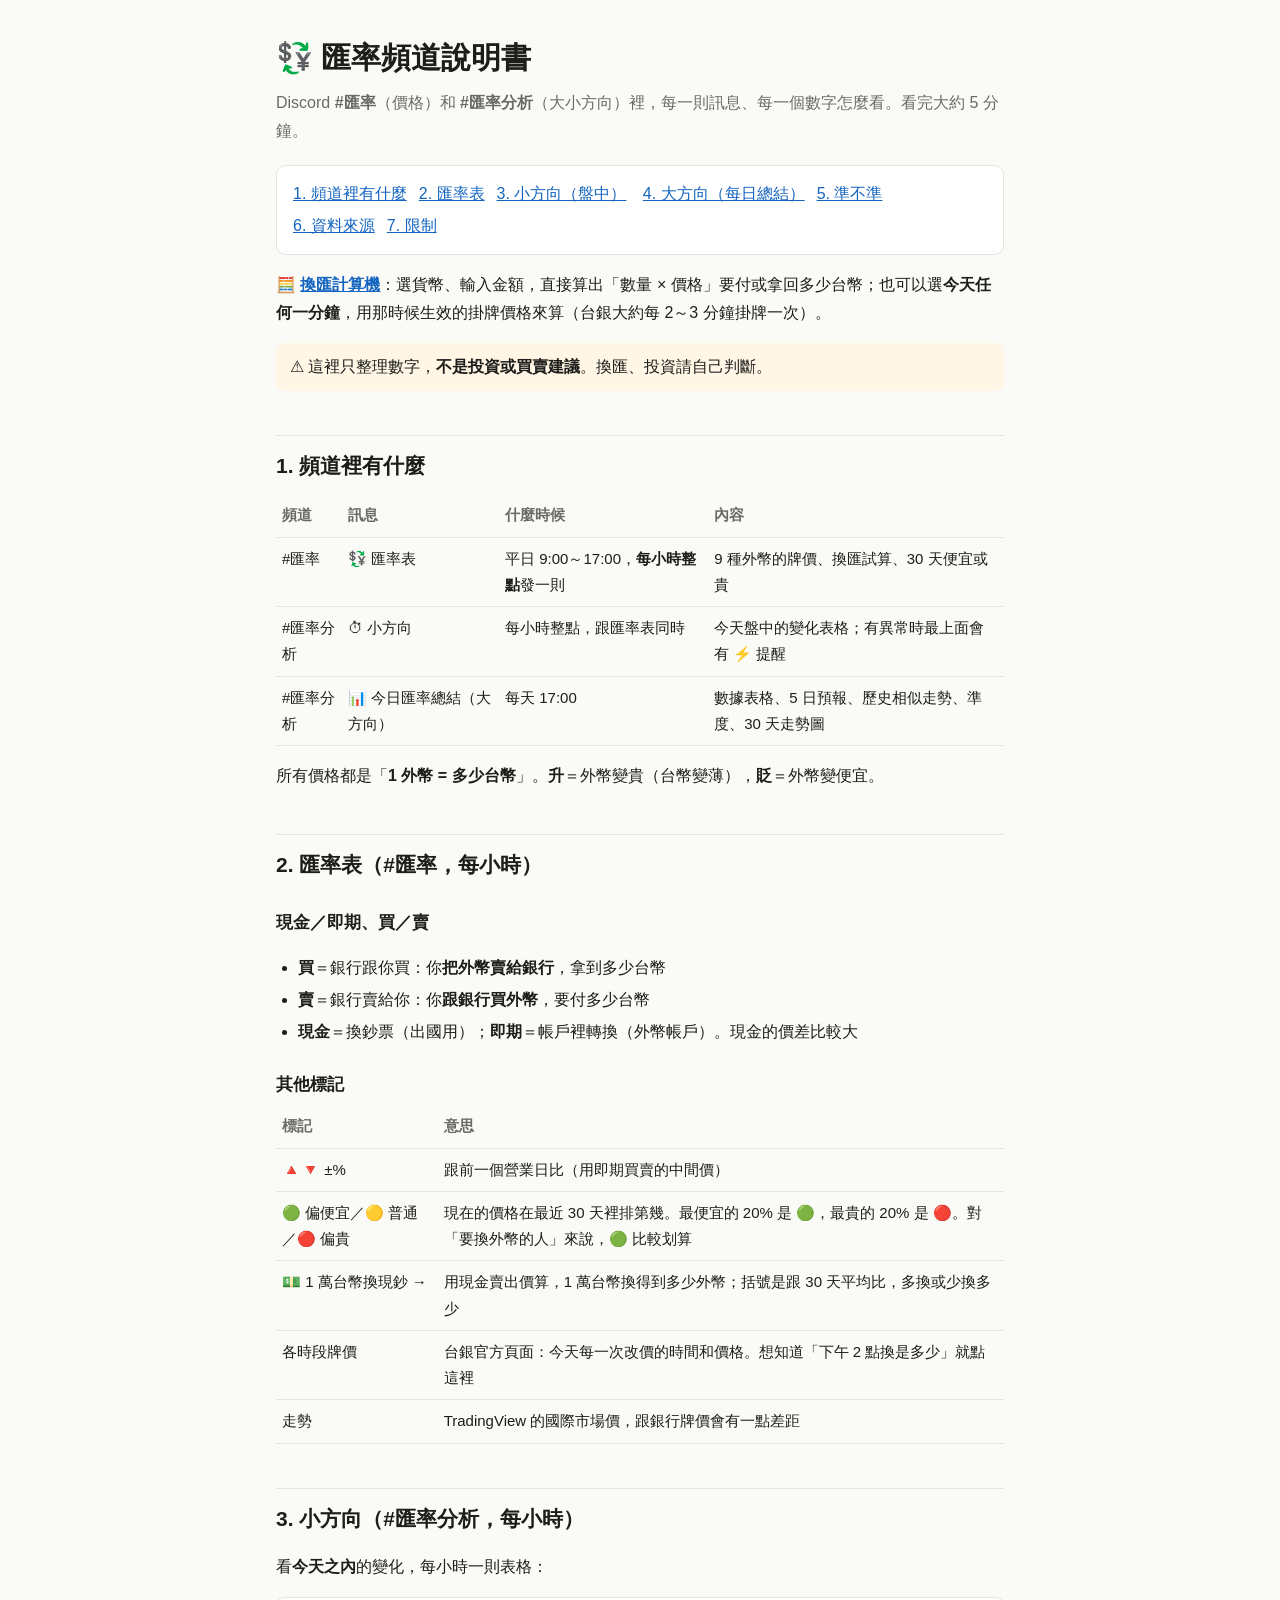
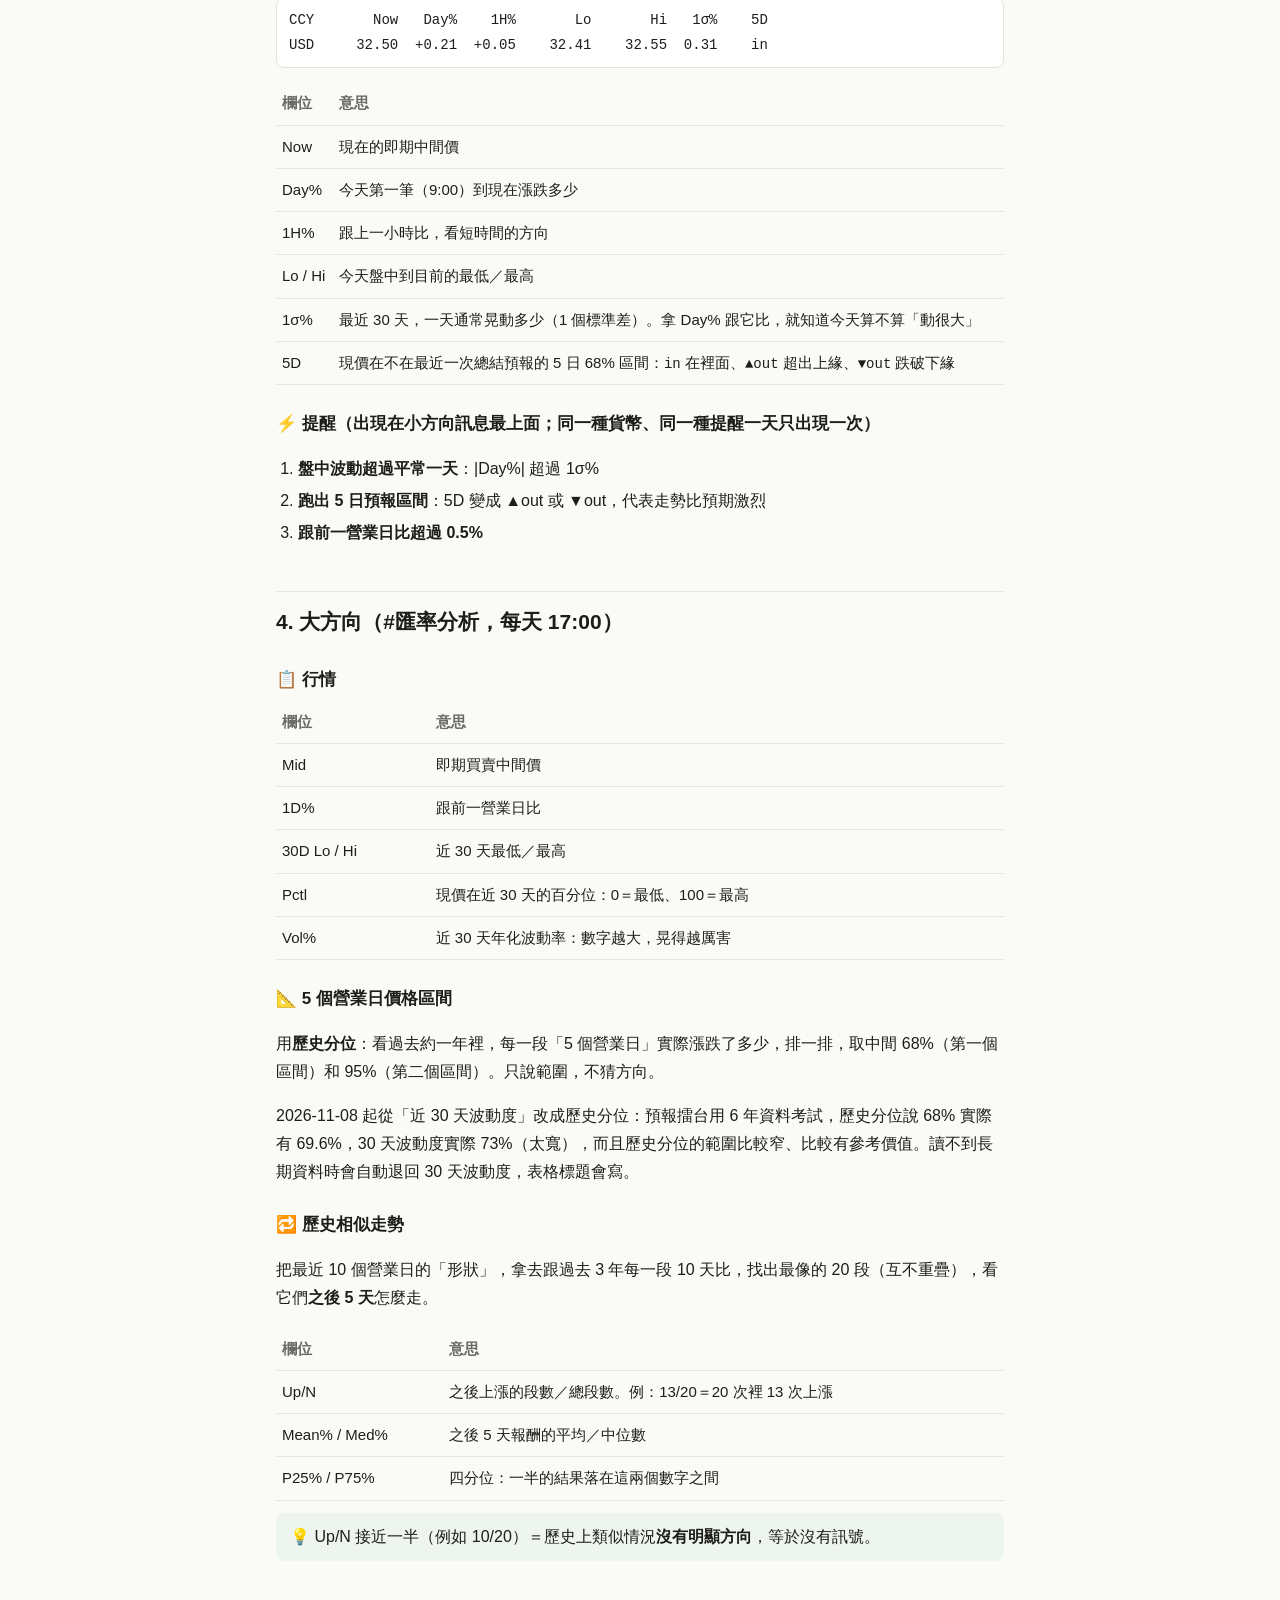
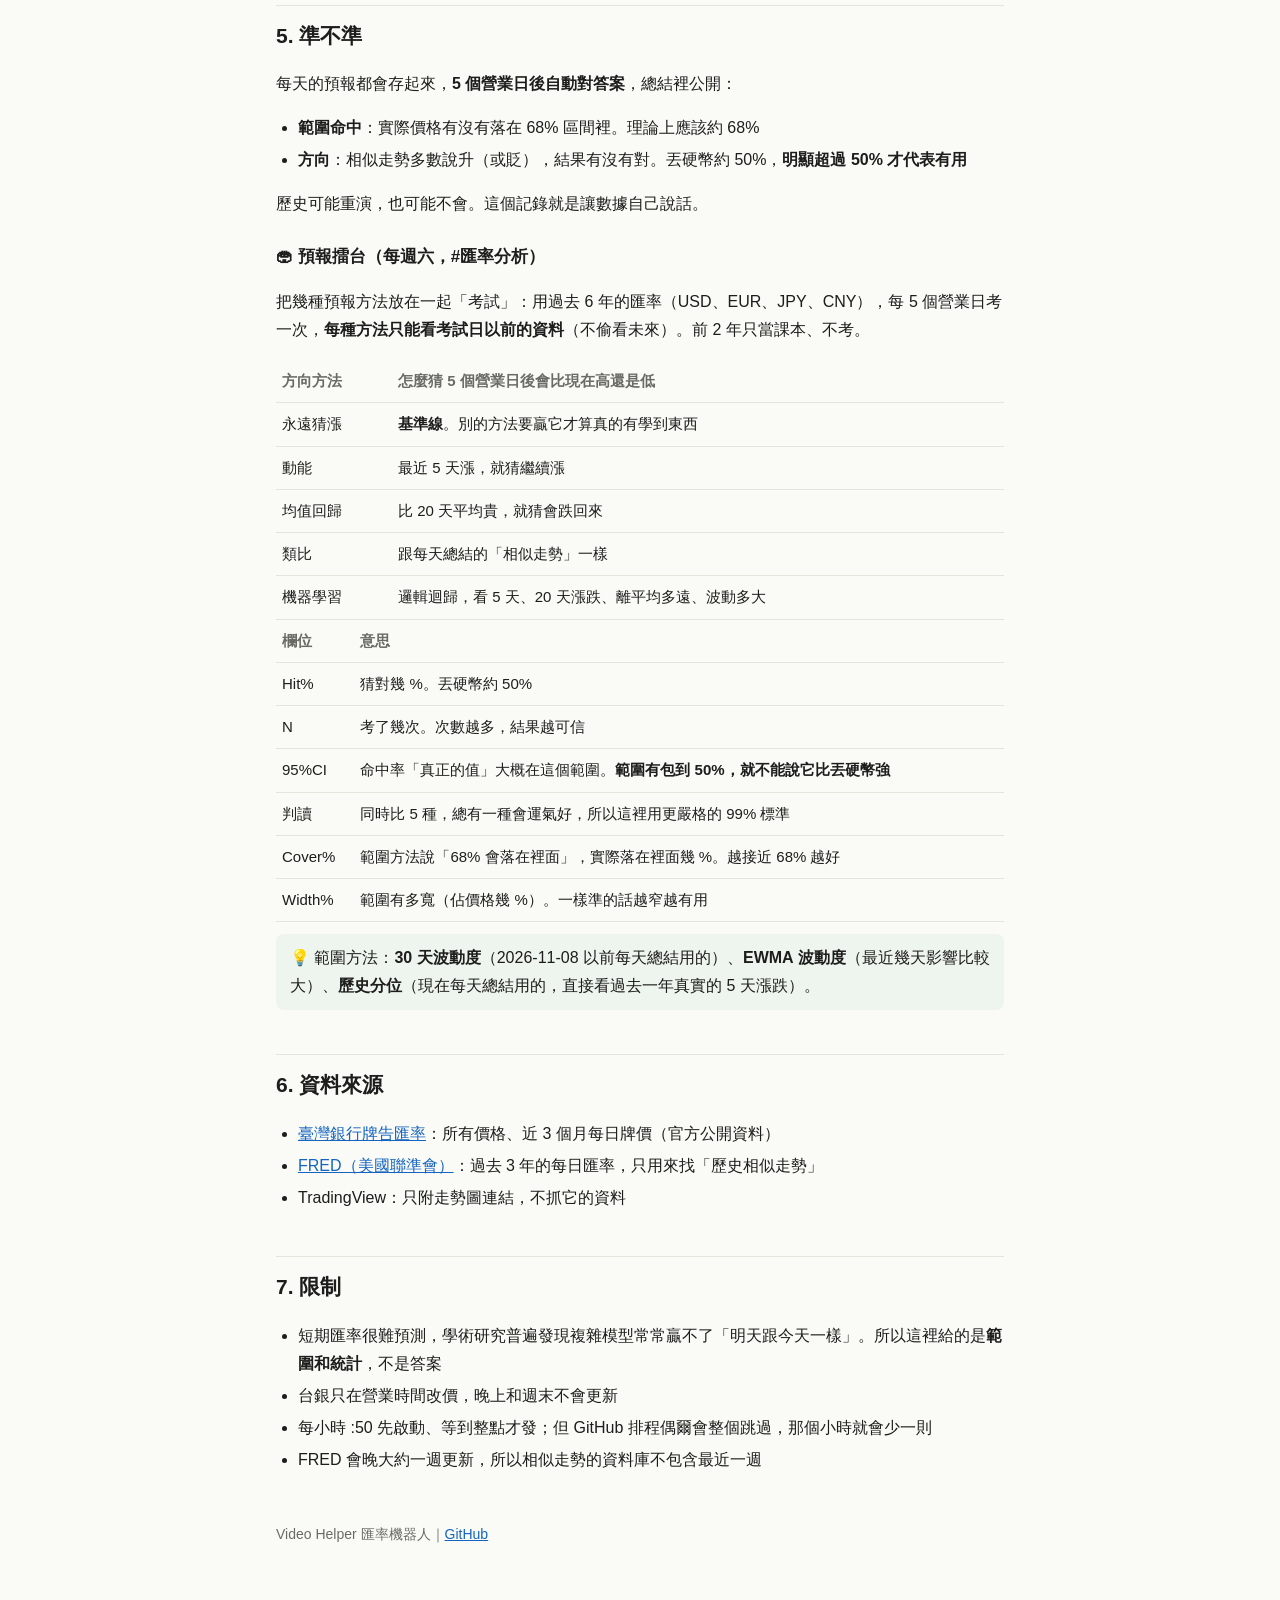
<file: docs/fx/index.html>
<!doctype html>
<html lang="zh-Hant">
<head>
<meta charset="utf-8">
<meta name="viewport" content="width=device-width, initial-scale=1">
<title>匯率頻道說明書</title>
<style>
  :root { --bg:#fafaf7; --fg:#1d1d1b; --muted:#6b6b66; --card:#fff; --line:#e4e3dc; --accent:#c62828; --blue:#1565c0; --tip:#eef5ee; --warn:#fff6e5; }
  @media (prefers-color-scheme: dark) {
    :root { --bg:#151514; --fg:#ecebe6; --muted:#a3a29b; --card:#1f1f1d; --line:#33332f; --accent:#ef5350; --blue:#64b5f6; --tip:#1d2a1f; --warn:#2e2715; }
  }
  * { box-sizing:border-box; }
  body { margin:0; background:var(--bg); color:var(--fg); font:16px/1.75 "Noto Sans TC","PingFang TC","Microsoft JhengHei",sans-serif; }
  main { max-width:760px; margin:0 auto; padding:32px 16px 80px; }
  h1 { font-size:30px; margin:0 0 4px; }
  h2 { font-size:21px; margin:44px 0 10px; padding-top:12px; border-top:1px solid var(--line); }
  h3 { font-size:17px; margin:24px 0 6px; }
  .sub { color:var(--muted); margin:0 0 20px; }
  nav { background:var(--card); border:1px solid var(--line); border-radius:10px; padding:12px 16px; }
  nav a { display:inline-block; margin:2px 12px 2px 0; }
  a { color:var(--blue); }
  .parts { display:grid; grid-template-columns:1fr 1fr; gap:12px; margin:14px 0; }
  @media (max-width:560px) { .parts { grid-template-columns:1fr; } }
  .card { background:var(--card); border:1px solid var(--line); border-radius:10px; padding:14px 16px; }
  .card .t { display:block; font-size:17px; font-weight:700; margin-bottom:4px; }
  ol, ul { padding-left:22px; } li { margin:4px 0; }
  .tip, .warn { border-radius:8px; padding:10px 14px; margin:12px 0; }
  .tip { background:var(--tip); } .warn { background:var(--warn); }
  .k { display:inline-block; padding:0 7px; border-radius:5px; font-size:14px; color:#fff; background:var(--accent); white-space:nowrap; }
  .k.b { background:#1565c0; } .k.g { background:#555; }
  table { width:100%; border-collapse:collapse; font-size:15px; }
  td, th { border-bottom:1px solid var(--line); padding:8px 6px; text-align:left; vertical-align:top; }
  th { color:var(--muted); font-weight:600; }
  details { background:var(--card); border:1px solid var(--line); border-radius:8px; padding:8px 14px; margin:8px 0; }
  summary { cursor:pointer; font-weight:600; }
  footer { margin-top:48px; color:var(--muted); font-size:14px; }
</style>
<style> code, pre { font-family: ui-monospace, Consolas, monospace; font-size: 14px; }
pre { background: var(--card); border: 1px solid var(--line); border-radius: 8px; padding: 10px 12px; overflow-x: auto; } </style>
</head>
<body><main>
<h1>💱 匯率頻道說明書</h1>
<p class="sub">Discord <b>#匯率</b>（價格）和 <b>#匯率分析</b>（大小方向）裡，每一則訊息、每一個數字怎麼看。看完大約 5 分鐘。</p>
<nav>
  <a href="#overview">1. 頻道裡有什麼</a><a href="#table">2. 匯率表</a><a href="#small">3. 小方向（盤中）</a>
  <a href="#big">4. 大方向（每日總結）</a><a href="#score">5. 準不準</a><a href="#source">6. 資料來源</a><a href="#limit">7. 限制</a>
</nav>

<p>🧮 <a href="calc.html"><b>換匯計算機</b></a>：選貨幣、輸入金額，直接算出「數量 × 價格」要付或拿回多少台幣；也可以選<b>今天任何一分鐘</b>，用那時候生效的掛牌價格來算（台銀大約每 2～3 分鐘掛牌一次）。</p>

<div class="warn">⚠ 這裡只整理數字，<b>不是投資或買賣建議</b>。換匯、投資請自己判斷。</div>

<h2 id="overview">1. 頻道裡有什麼</h2>
<table>
  <tr><th>頻道</th><th>訊息</th><th>什麼時候</th><th>內容</th></tr>
  <tr><td>#匯率</td><td>💱 匯率表</td><td>平日 9:00～17:00，<b>每小時整點</b>發一則</td><td>9 種外幣的牌價、換匯試算、30 天便宜或貴</td></tr>
  <tr><td>#匯率分析</td><td>⏱ 小方向</td><td>每小時整點，跟匯率表同時</td><td>今天盤中的變化表格；有異常時最上面會有 ⚡ 提醒</td></tr>
  <tr><td>#匯率分析</td><td>📊 今日匯率總結（大方向）</td><td>每天 17:00</td><td>數據表格、5 日預報、歷史相似走勢、準度、30 天走勢圖</td></tr>
</table>
<p>所有價格都是「<b>1 外幣 = 多少台幣</b>」。<b>升</b>＝外幣變貴（台幣變薄），<b>貶</b>＝外幣變便宜。</p>

<h2 id="table">2. 匯率表（#匯率，每小時）</h2>
<h3>現金／即期、買／賣</h3>
<ul>
  <li><b>買</b>＝銀行跟你買：你<b>把外幣賣給銀行</b>，拿到多少台幣</li>
  <li><b>賣</b>＝銀行賣給你：你<b>跟銀行買外幣</b>，要付多少台幣</li>
  <li><b>現金</b>＝換鈔票（出國用）；<b>即期</b>＝帳戶裡轉換（外幣帳戶）。現金的價差比較大</li>
</ul>
<h3>其他標記</h3>
<table>
  <tr><th>標記</th><th>意思</th></tr>
  <tr><td>🔺🔻 ±%</td><td>跟前一個營業日比（用即期買賣的中間價）</td></tr>
  <tr><td>🟢 偏便宜／🟡 普通／🔴 偏貴</td><td>現在的價格在最近 30 天裡排第幾。最便宜的 20% 是 🟢，最貴的 20% 是 🔴。對「要換外幣的人」來說，🟢 比較划算</td></tr>
  <tr><td>💵 1 萬台幣換現鈔 →</td><td>用現金賣出價算，1 萬台幣換得到多少外幣；括號是跟 30 天平均比，多換或少換多少</td></tr>
  <tr><td>各時段牌價</td><td>台銀官方頁面：今天每一次改價的時間和價格。想知道「下午 2 點換是多少」就點這裡</td></tr>
  <tr><td>走勢</td><td>TradingView 的國際市場價，跟銀行牌價會有一點差距</td></tr>
</table>

<h2 id="small">3. 小方向（#匯率分析，每小時）</h2>
<p>看<b>今天之內</b>的變化，每小時一則表格：</p>
<pre>CCY       Now   Day%    1H%       Lo       Hi   1σ%    5D
USD     32.50  +0.21  +0.05    32.41    32.55  0.31    in</pre>
<table>
  <tr><th>欄位</th><th>意思</th></tr>
  <tr><td>Now</td><td>現在的即期中間價</td></tr>
  <tr><td>Day%</td><td>今天第一筆（9:00）到現在漲跌多少</td></tr>
  <tr><td>1H%</td><td>跟上一小時比，看短時間的方向</td></tr>
  <tr><td>Lo / Hi</td><td>今天盤中到目前的最低／最高</td></tr>
  <tr><td>1σ%</td><td>最近 30 天，一天通常晃動多少（1 個標準差）。拿 Day% 跟它比，就知道今天算不算「動很大」</td></tr>
  <tr><td>5D</td><td>現價在不在最近一次總結預報的 5 日 68% 區間：<code>in</code> 在裡面、<code>▲out</code> 超出上緣、<code>▼out</code> 跌破下緣</td></tr>
</table>
<h3>⚡ 提醒（出現在小方向訊息最上面；同一種貨幣、同一種提醒一天只出現一次）</h3>
<ol>
  <li><b>盤中波動超過平常一天</b>：|Day%| 超過 1σ%</li>
  <li><b>跑出 5 日預報區間</b>：5D 變成 ▲out 或 ▼out，代表走勢比預期激烈</li>
  <li><b>跟前一營業日比超過 0.5%</b></li>
</ol>

<h2 id="big">4. 大方向（#匯率分析，每天 17:00）</h2>
<h3>📋 行情</h3>
<table>
  <tr><th>欄位</th><th>意思</th></tr>
  <tr><td>Mid</td><td>即期買賣中間價</td></tr>
  <tr><td>1D%</td><td>跟前一營業日比</td></tr>
  <tr><td>30D Lo / Hi</td><td>近 30 天最低／最高</td></tr>
  <tr><td>Pctl</td><td>現價在近 30 天的百分位：0＝最低、100＝最高</td></tr>
  <tr><td>Vol%</td><td>近 30 天年化波動率：數字越大，晃得越厲害</td></tr>
</table>
<h3>📐 5 個營業日價格區間</h3>
<p>用<b>歷史分位</b>：看過去約一年裡，每一段「5 個營業日」實際漲跌了多少，排一排，取中間 68%（第一個區間）和 95%（第二個區間）。只說範圍，不猜方向。</p>
<p>2026-11-08 起從「近 30 天波動度」改成歷史分位：預報擂台用 6 年資料考試，歷史分位說 68% 實際有 69.6%，30 天波動度實際 73%（太寬），而且歷史分位的範圍比較窄、比較有參考價值。讀不到長期資料時會自動退回 30 天波動度，表格標題會寫。</p>
<h3>🔁 歷史相似走勢</h3>
<p>把最近 10 個營業日的「形狀」，拿去跟過去 3 年每一段 10 天比，找出最像的 20 段（互不重疊），看它們<b>之後 5 天</b>怎麼走。</p>
<table>
  <tr><th>欄位</th><th>意思</th></tr>
  <tr><td>Up/N</td><td>之後上漲的段數／總段數。例：13/20＝20 次裡 13 次上漲</td></tr>
  <tr><td>Mean% / Med%</td><td>之後 5 天報酬的平均／中位數</td></tr>
  <tr><td>P25% / P75%</td><td>四分位：一半的結果落在這兩個數字之間</td></tr>
</table>
<div class="tip">💡 Up/N 接近一半（例如 10/20）＝歷史上類似情況<b>沒有明顯方向</b>，等於沒有訊號。</div>

<h2 id="score">5. 準不準</h2>
<p>每天的預報都會存起來，<b>5 個營業日後自動對答案</b>，總結裡公開：</p>
<ul>
  <li><b>範圍命中</b>：實際價格有沒有落在 68% 區間裡。理論上應該約 68%</li>
  <li><b>方向</b>：相似走勢多數說升（或貶），結果有沒有對。丟硬幣約 50%，<b>明顯超過 50% 才代表有用</b></li>
</ul>
<p>歷史可能重演，也可能不會。這個記錄就是讓數據自己說話。</p>

<h3 id="arena">🏟 預報擂台（每週六，#匯率分析）</h3>
<p>把幾種預報方法放在一起「考試」：用過去 6 年的匯率（USD、EUR、JPY、CNY），每 5 個營業日考一次，<b>每種方法只能看考試日以前的資料</b>（不偷看未來）。前 2 年只當課本、不考。</p>
<table>
  <tr><th>方向方法</th><th>怎麼猜 5 個營業日後會比現在高還是低</th></tr>
  <tr><td>永遠猜漲</td><td><b>基準線</b>。別的方法要贏它才算真的有學到東西</td></tr>
  <tr><td>動能</td><td>最近 5 天漲，就猜繼續漲</td></tr>
  <tr><td>均值回歸</td><td>比 20 天平均貴，就猜會跌回來</td></tr>
  <tr><td>類比</td><td>跟每天總結的「相似走勢」一樣</td></tr>
  <tr><td>機器學習</td><td>邏輯迴歸，看 5 天、20 天漲跌、離平均多遠、波動多大</td></tr>
</table>
<table>
  <tr><th>欄位</th><th>意思</th></tr>
  <tr><td>Hit%</td><td>猜對幾 %。丟硬幣約 50%</td></tr>
  <tr><td>N</td><td>考了幾次。次數越多，結果越可信</td></tr>
  <tr><td>95%CI</td><td>命中率「真正的值」大概在這個範圍。<b>範圍有包到 50%，就不能說它比丟硬幣強</b></td></tr>
  <tr><td>判讀</td><td>同時比 5 種，總有一種會運氣好，所以這裡用更嚴格的 99% 標準</td></tr>
  <tr><td>Cover%</td><td>範圍方法說「68% 會落在裡面」，實際落在裡面幾 %。越接近 68% 越好</td></tr>
  <tr><td>Width%</td><td>範圍有多寬（佔價格幾 %）。一樣準的話越窄越有用</td></tr>
</table>
<div class="tip">💡 範圍方法：<b>30 天波動度</b>（2026-11-08 以前每天總結用的）、<b>EWMA 波動度</b>（最近幾天影響比較大）、<b>歷史分位</b>（現在每天總結用的，直接看過去一年真實的 5 天漲跌）。</div>

<h2 id="source">6. 資料來源</h2>
<ul>
  <li><a href="https://rate.bot.com.tw/xrt?Lang=zh-TW">臺灣銀行牌告匯率</a>：所有價格、近 3 個月每日牌價（官方公開資料）</li>
  <li><a href="https://fred.stlouisfed.org/categories/94">FRED（美國聯準會）</a>：過去 3 年的每日匯率，只用來找「歷史相似走勢」</li>
  <li>TradingView：只附走勢圖連結，不抓它的資料</li>
</ul>

<h2 id="limit">7. 限制</h2>
<ul>
  <li>短期匯率很難預測，學術研究普遍發現複雜模型常常贏不了「明天跟今天一樣」。所以這裡給的是<b>範圍和統計</b>，不是答案</li>
  <li>台銀只在營業時間改價，晚上和週末不會更新</li>
  <li>每小時 :50 先啟動、等到整點才發；但 GitHub 排程偶爾會整個跳過，那個小時就會少一則</li>
  <li>FRED 會晚大約一週更新，所以相似走勢的資料庫不包含最近一週</li>
</ul>
<footer>Video Helper 匯率機器人｜<a href="https://github.com/dadanny1122/video-helper">GitHub</a></footer>
</main></body></html>
</file>
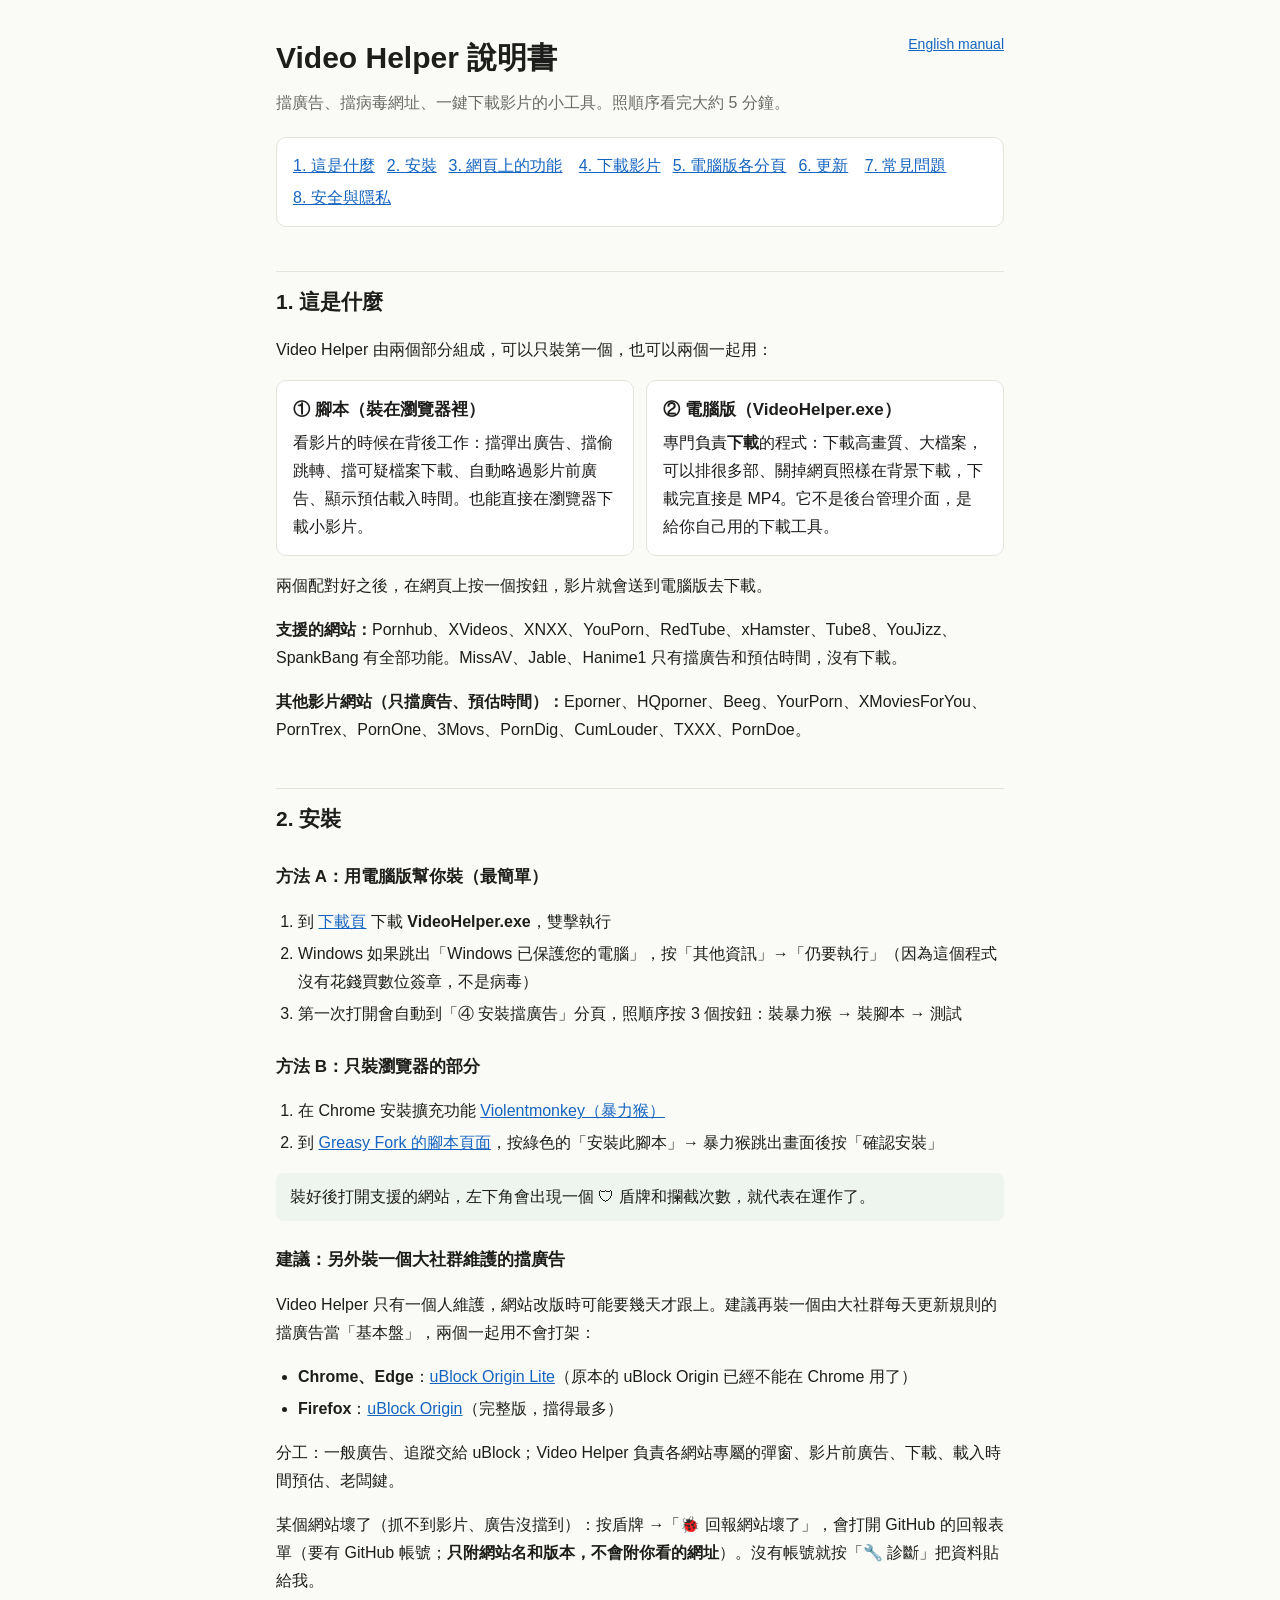
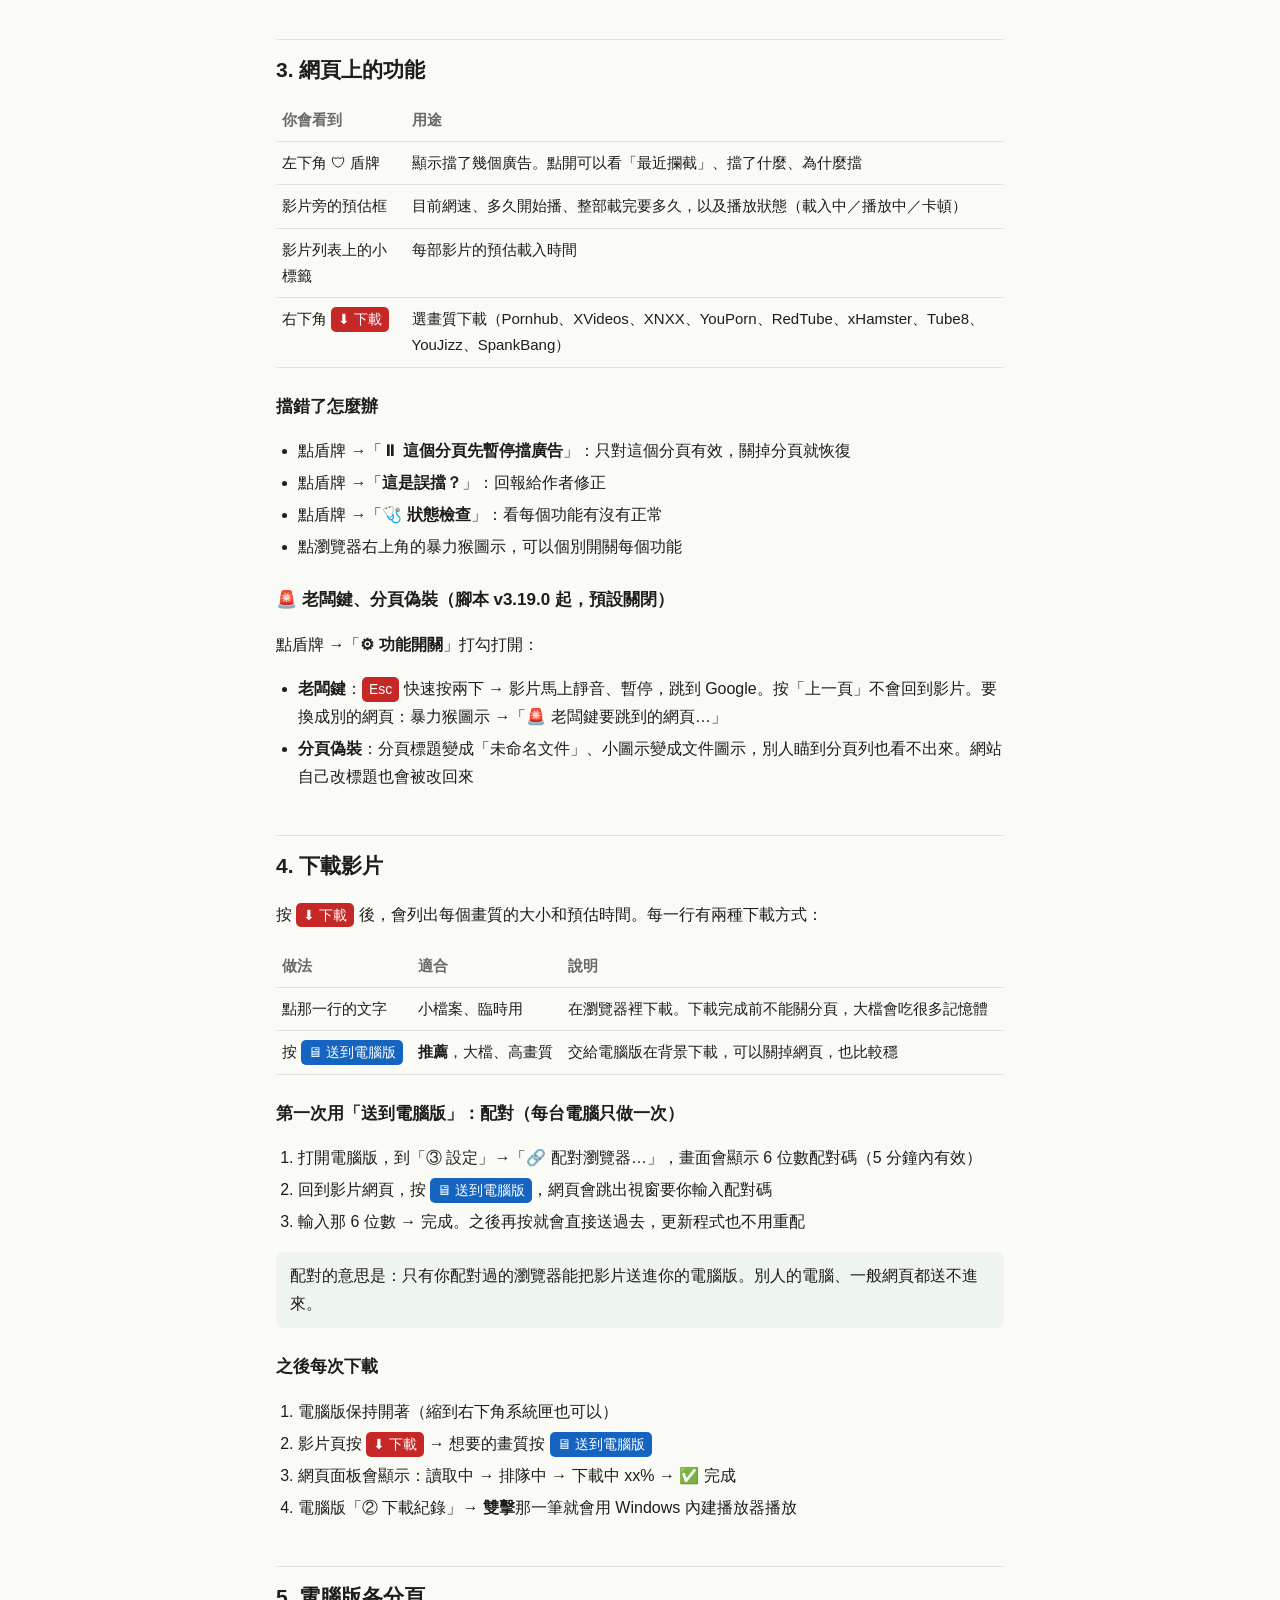
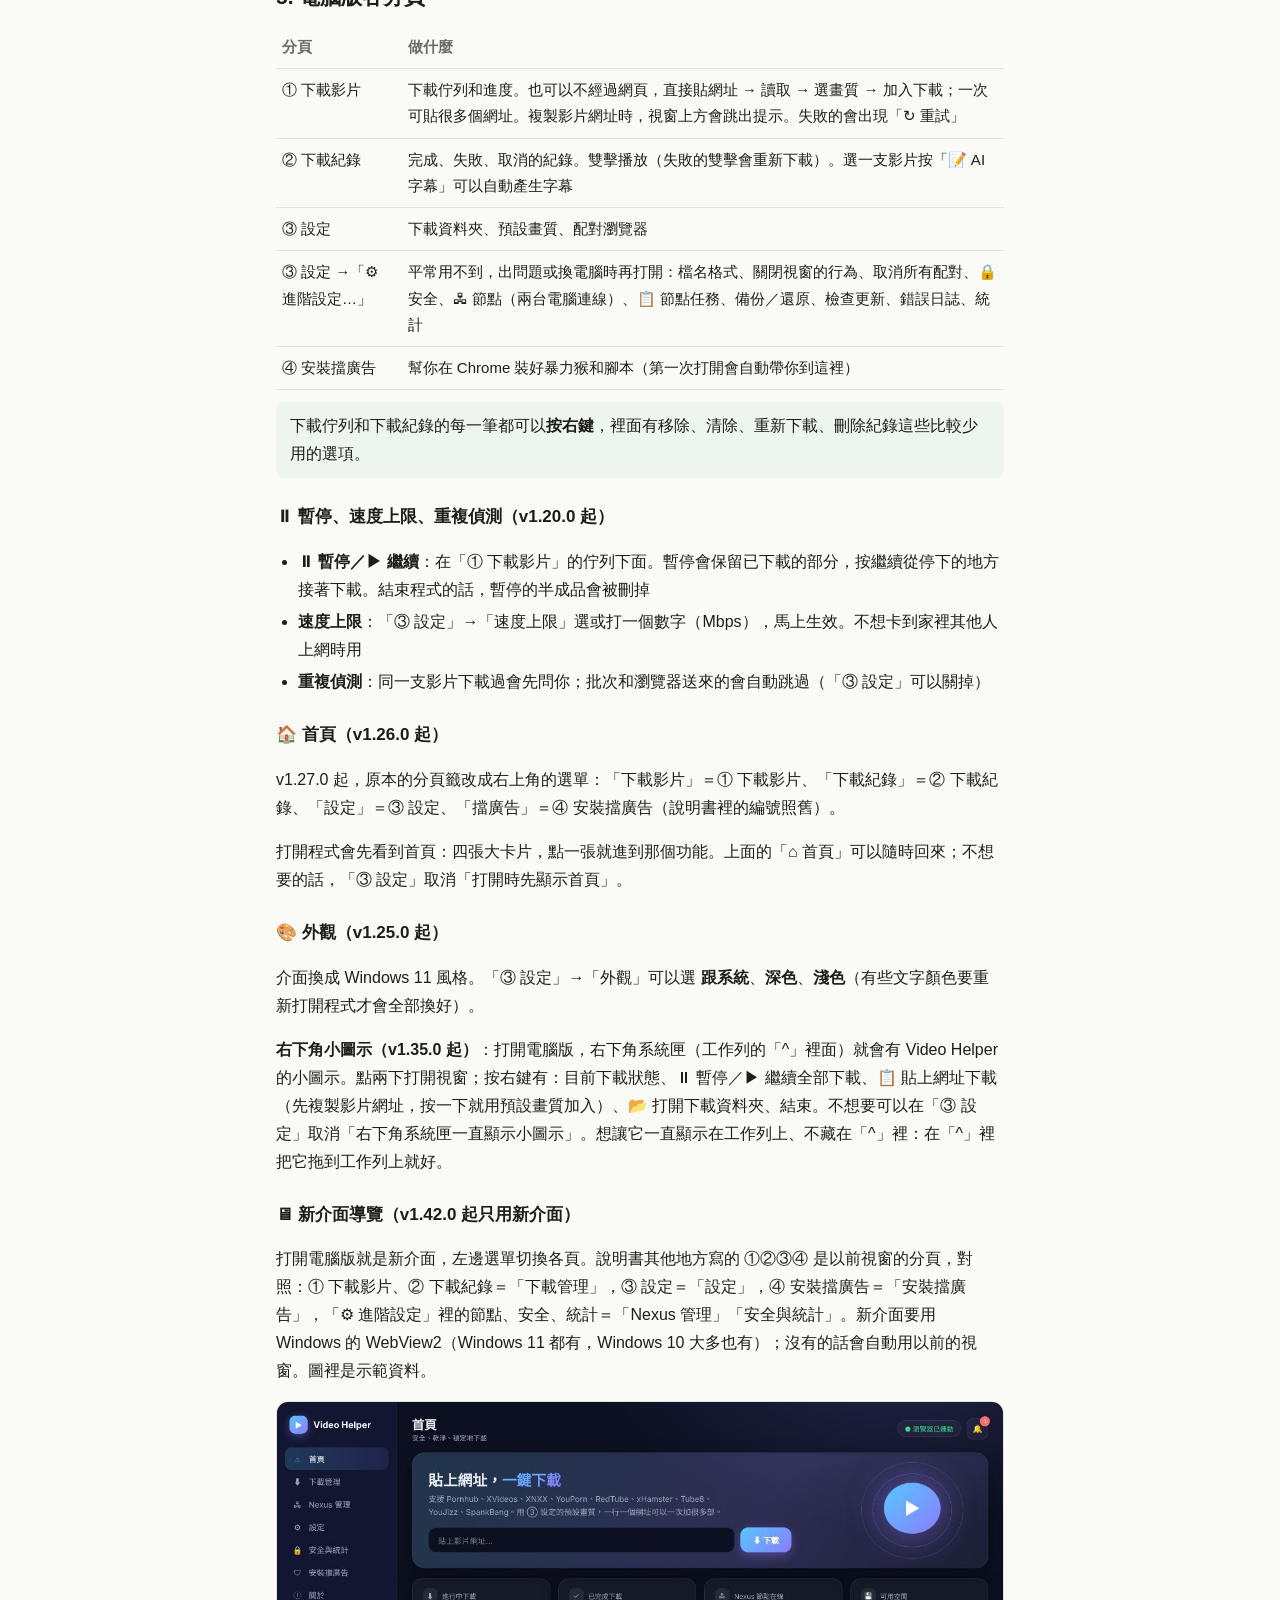
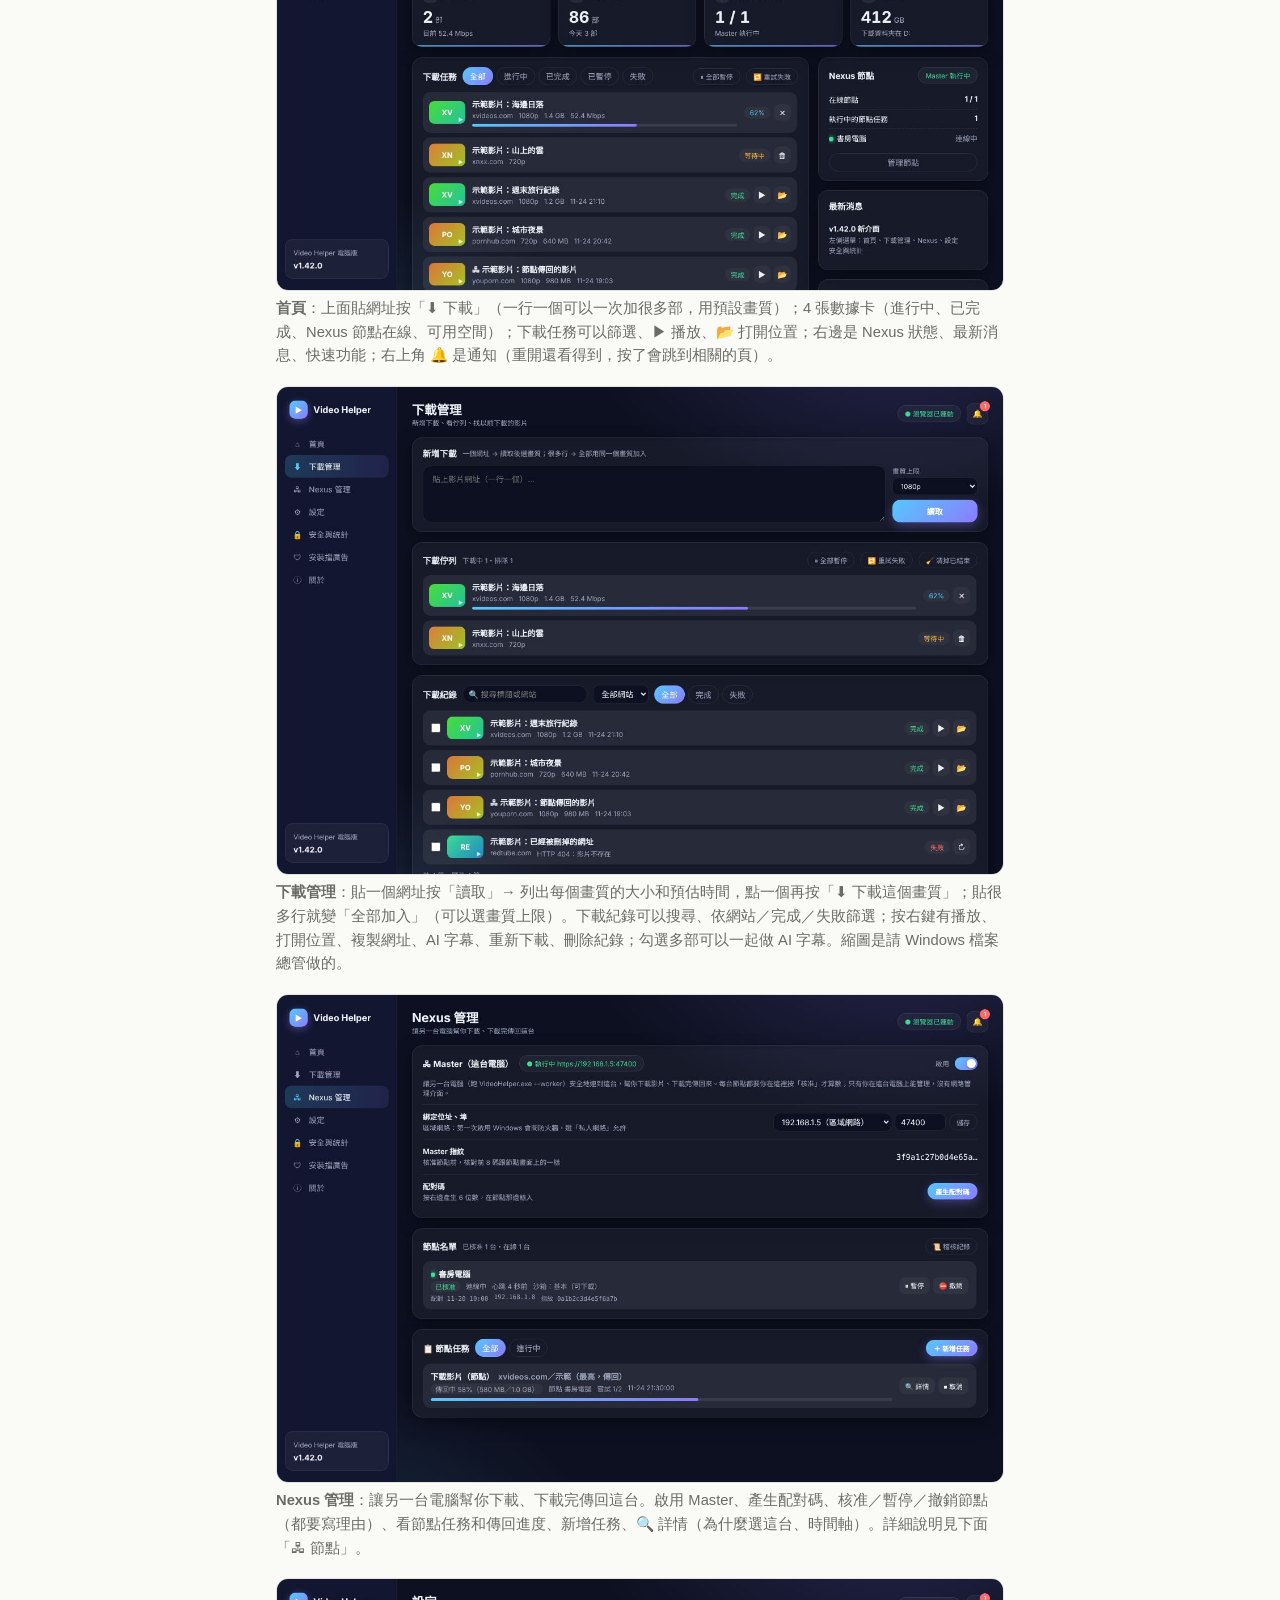
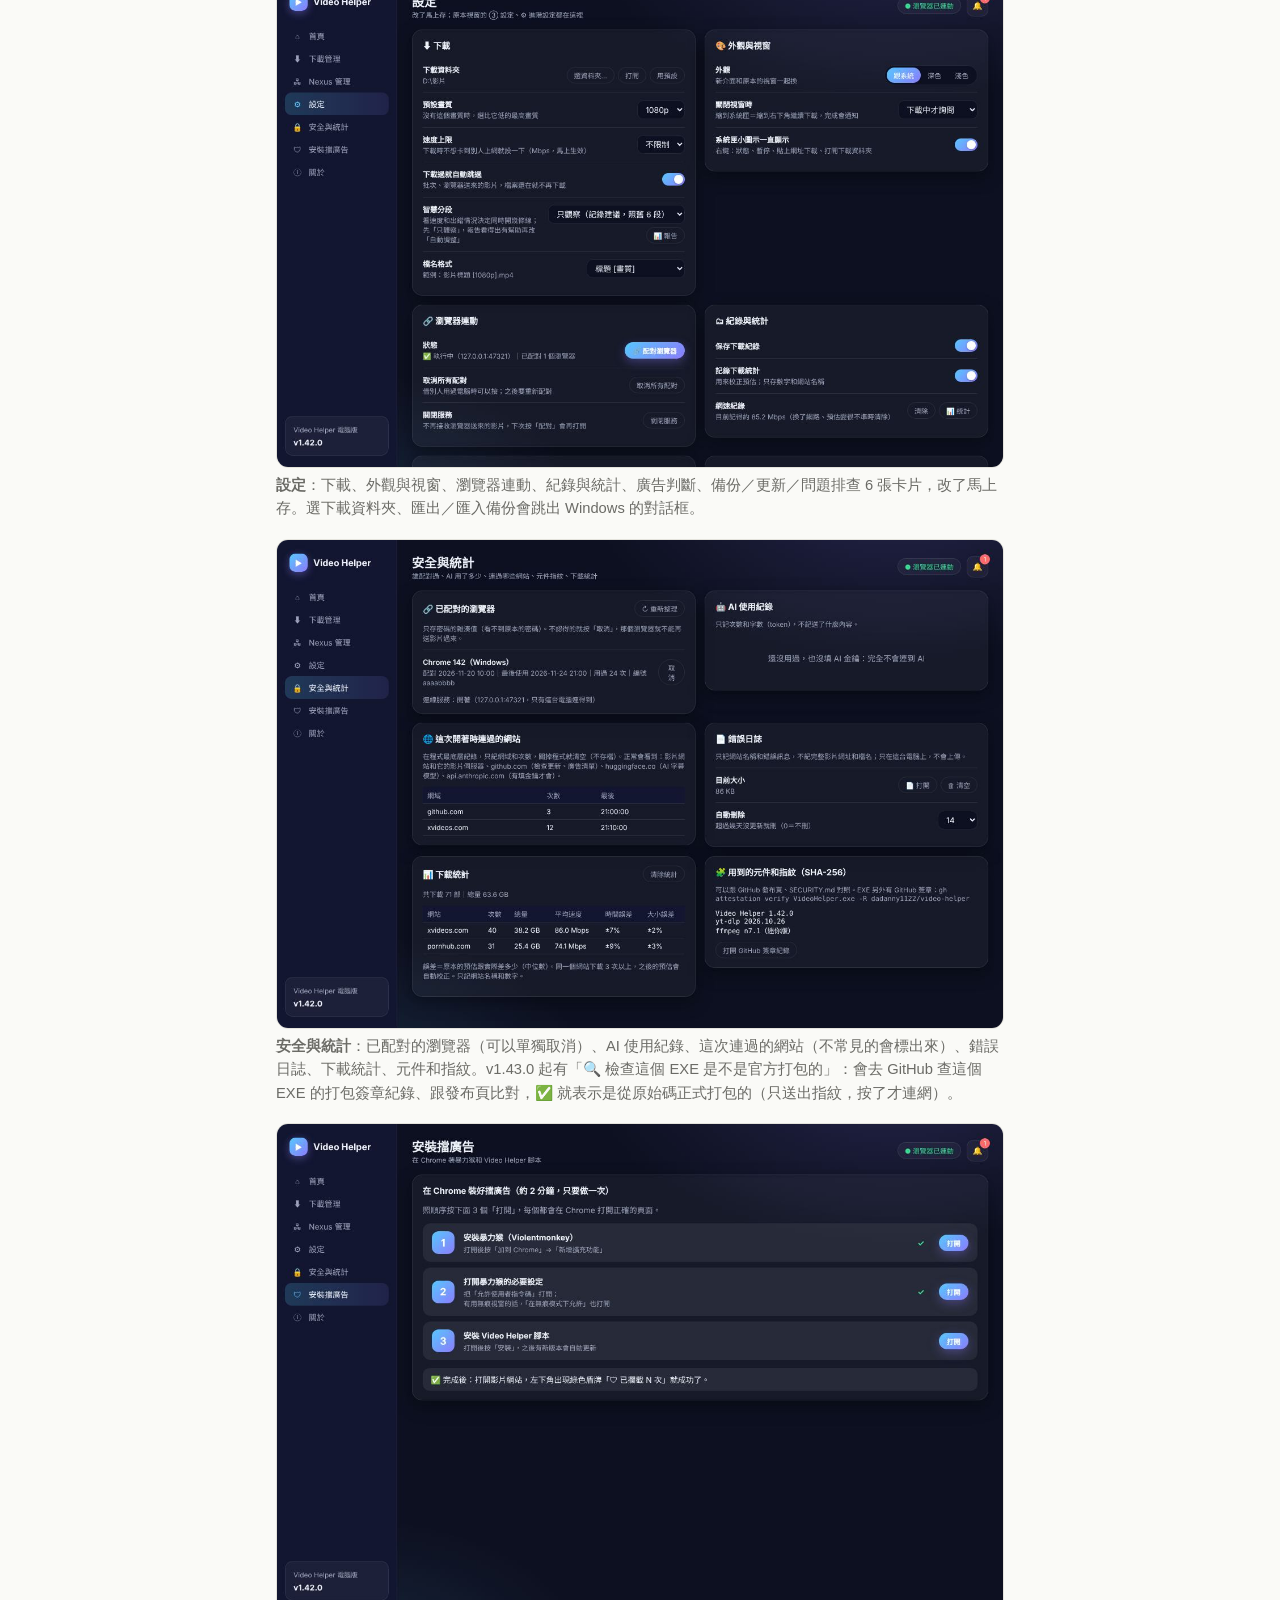
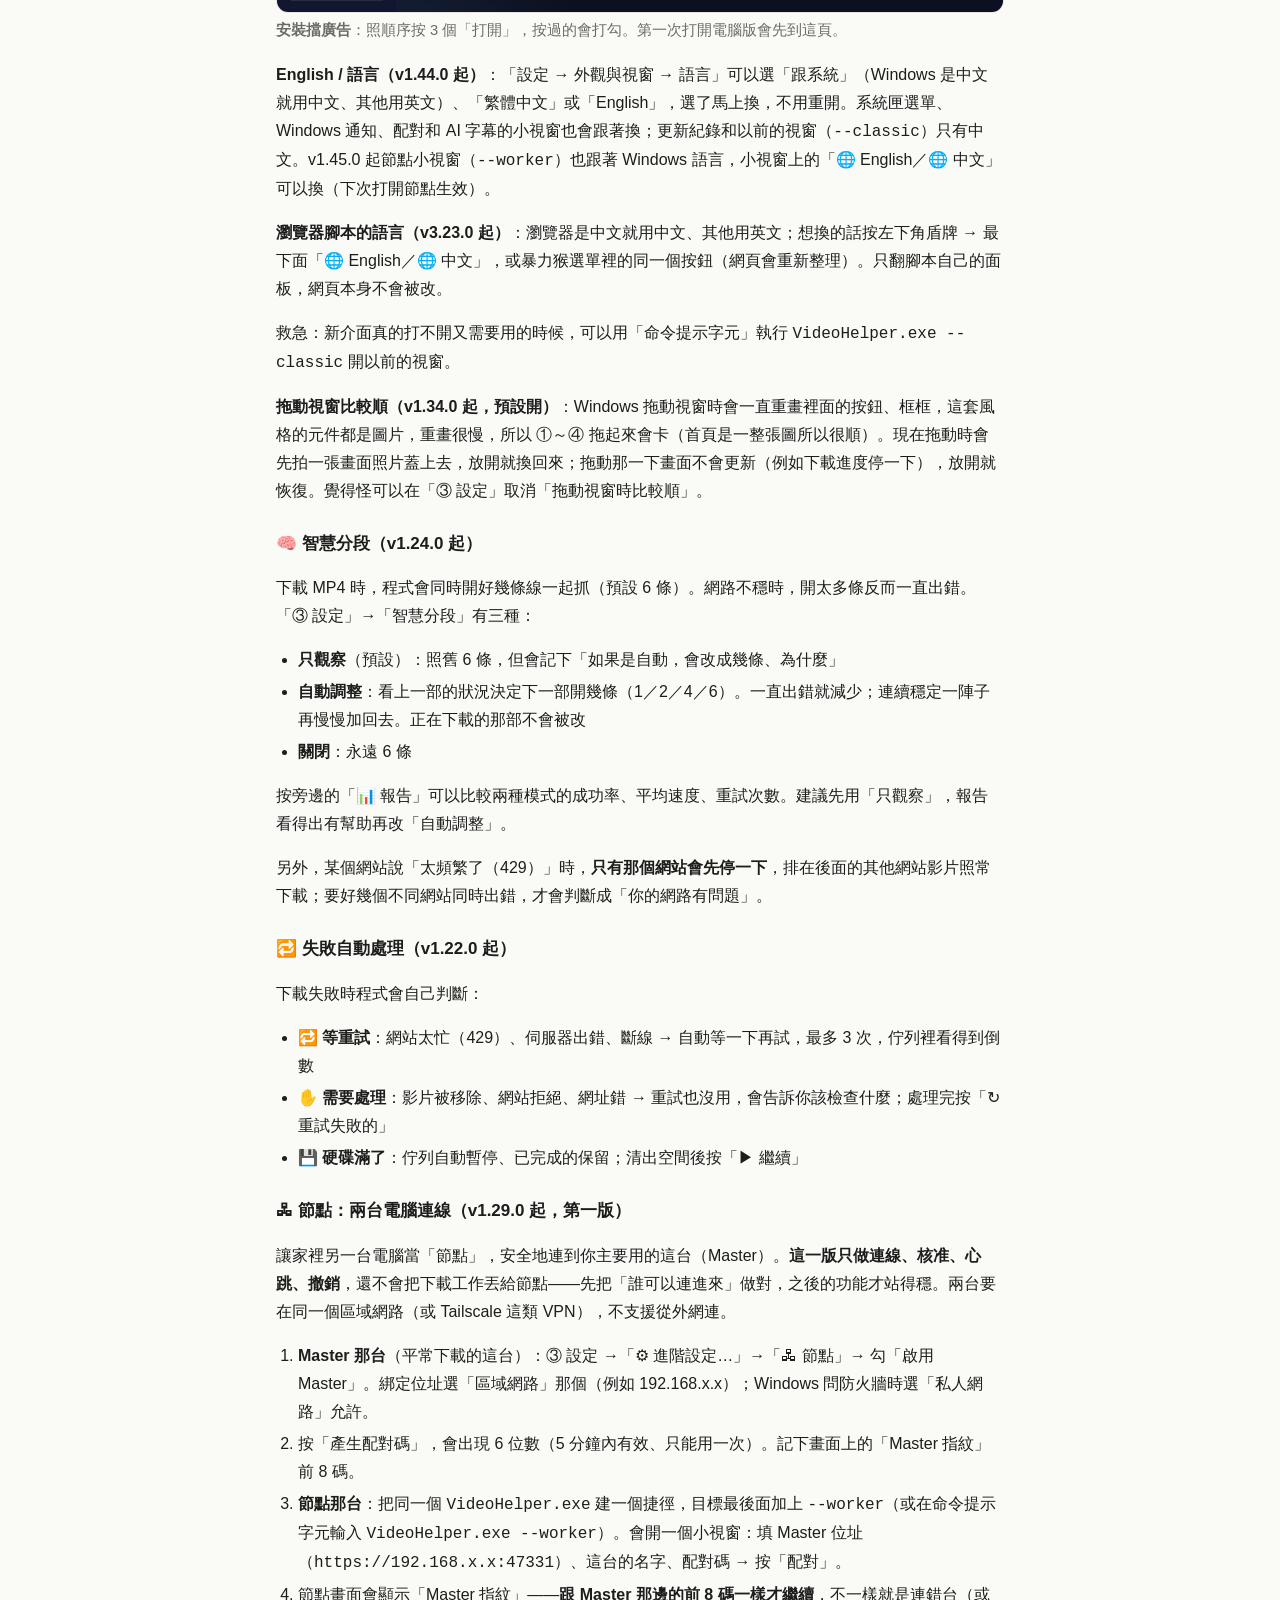
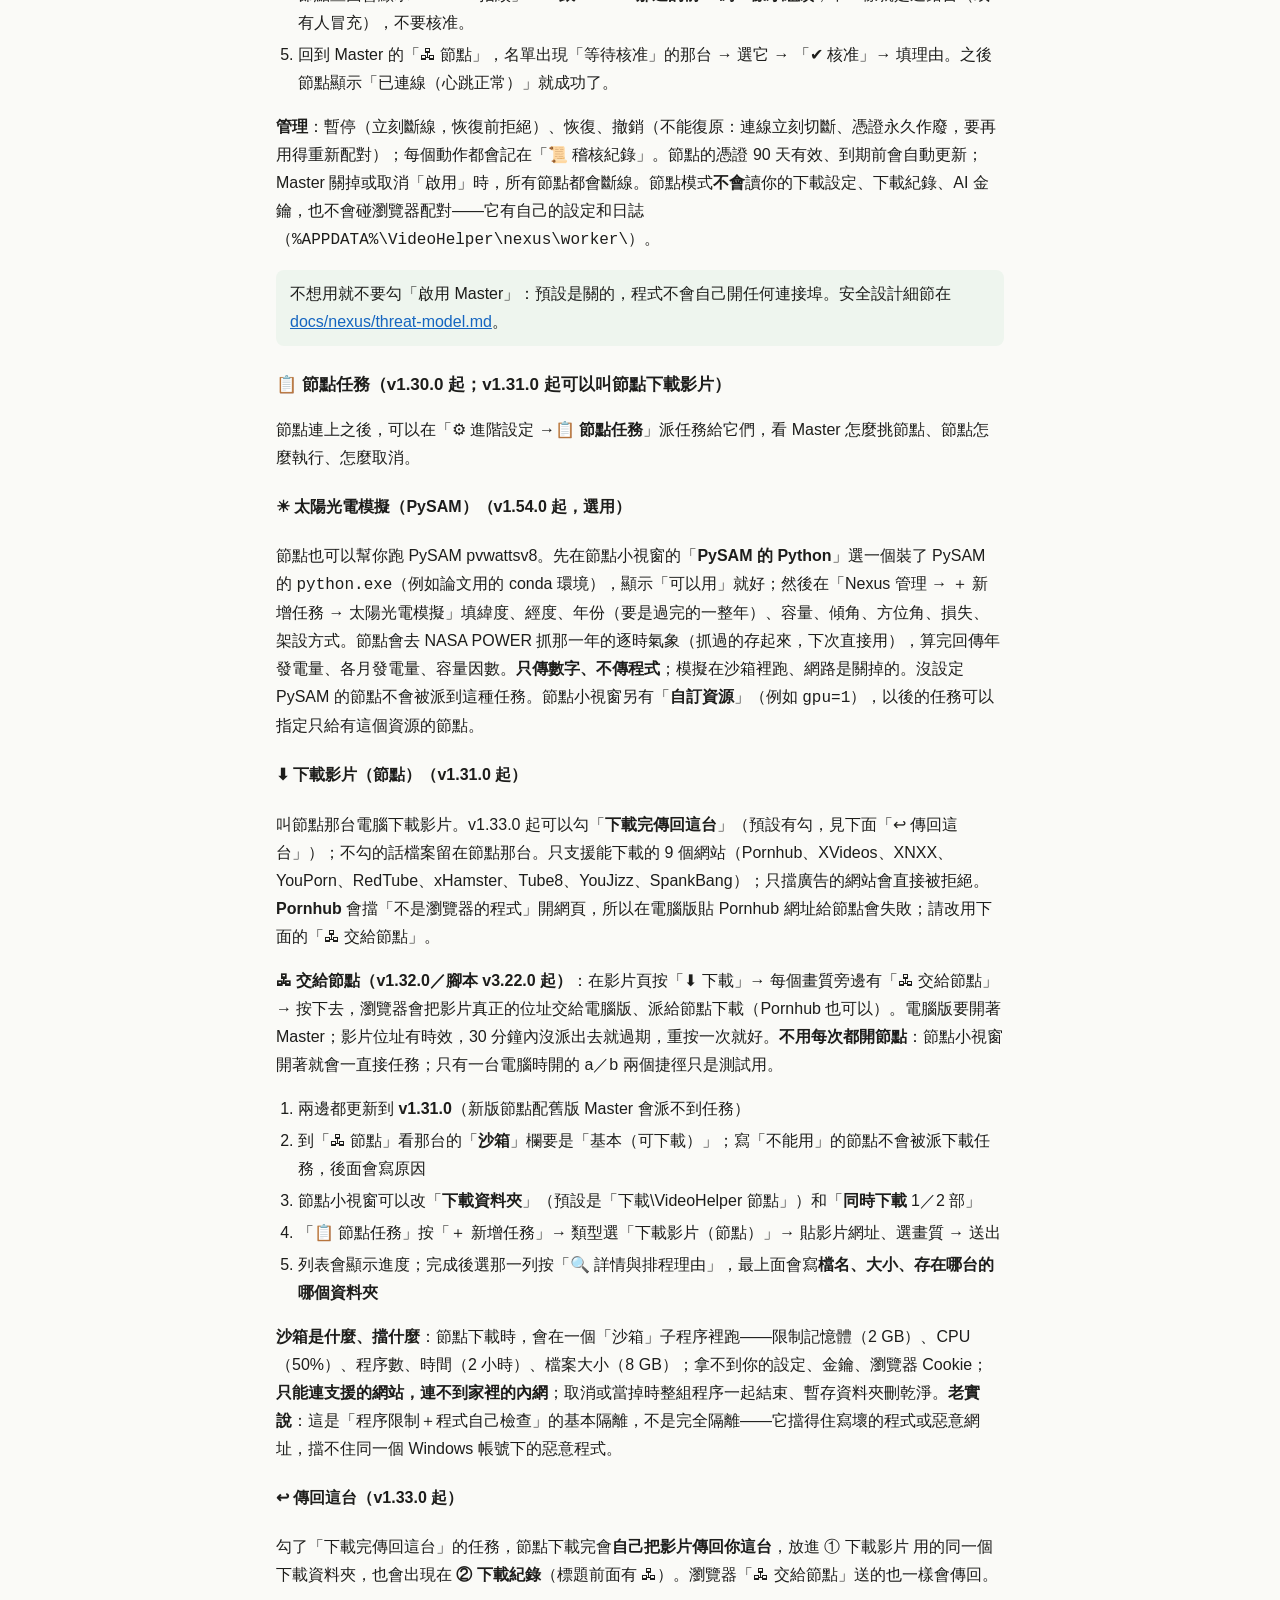
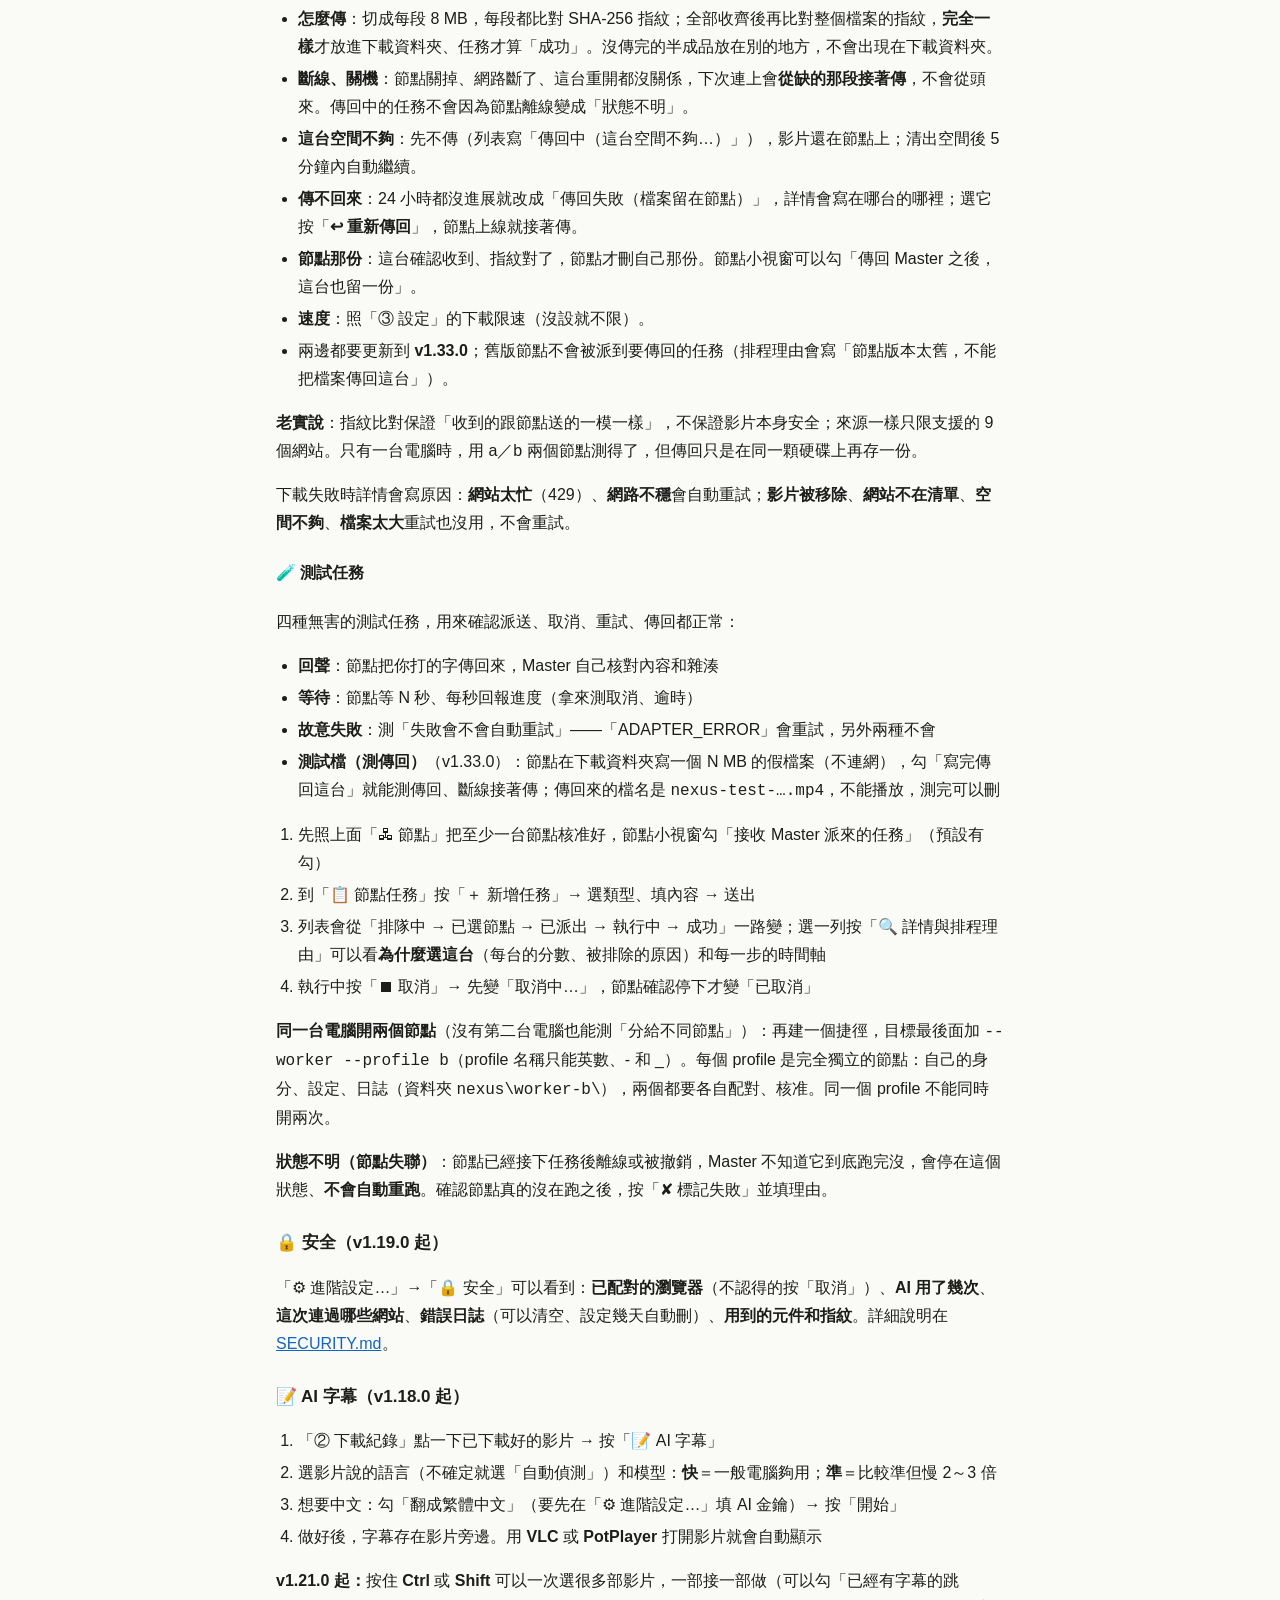
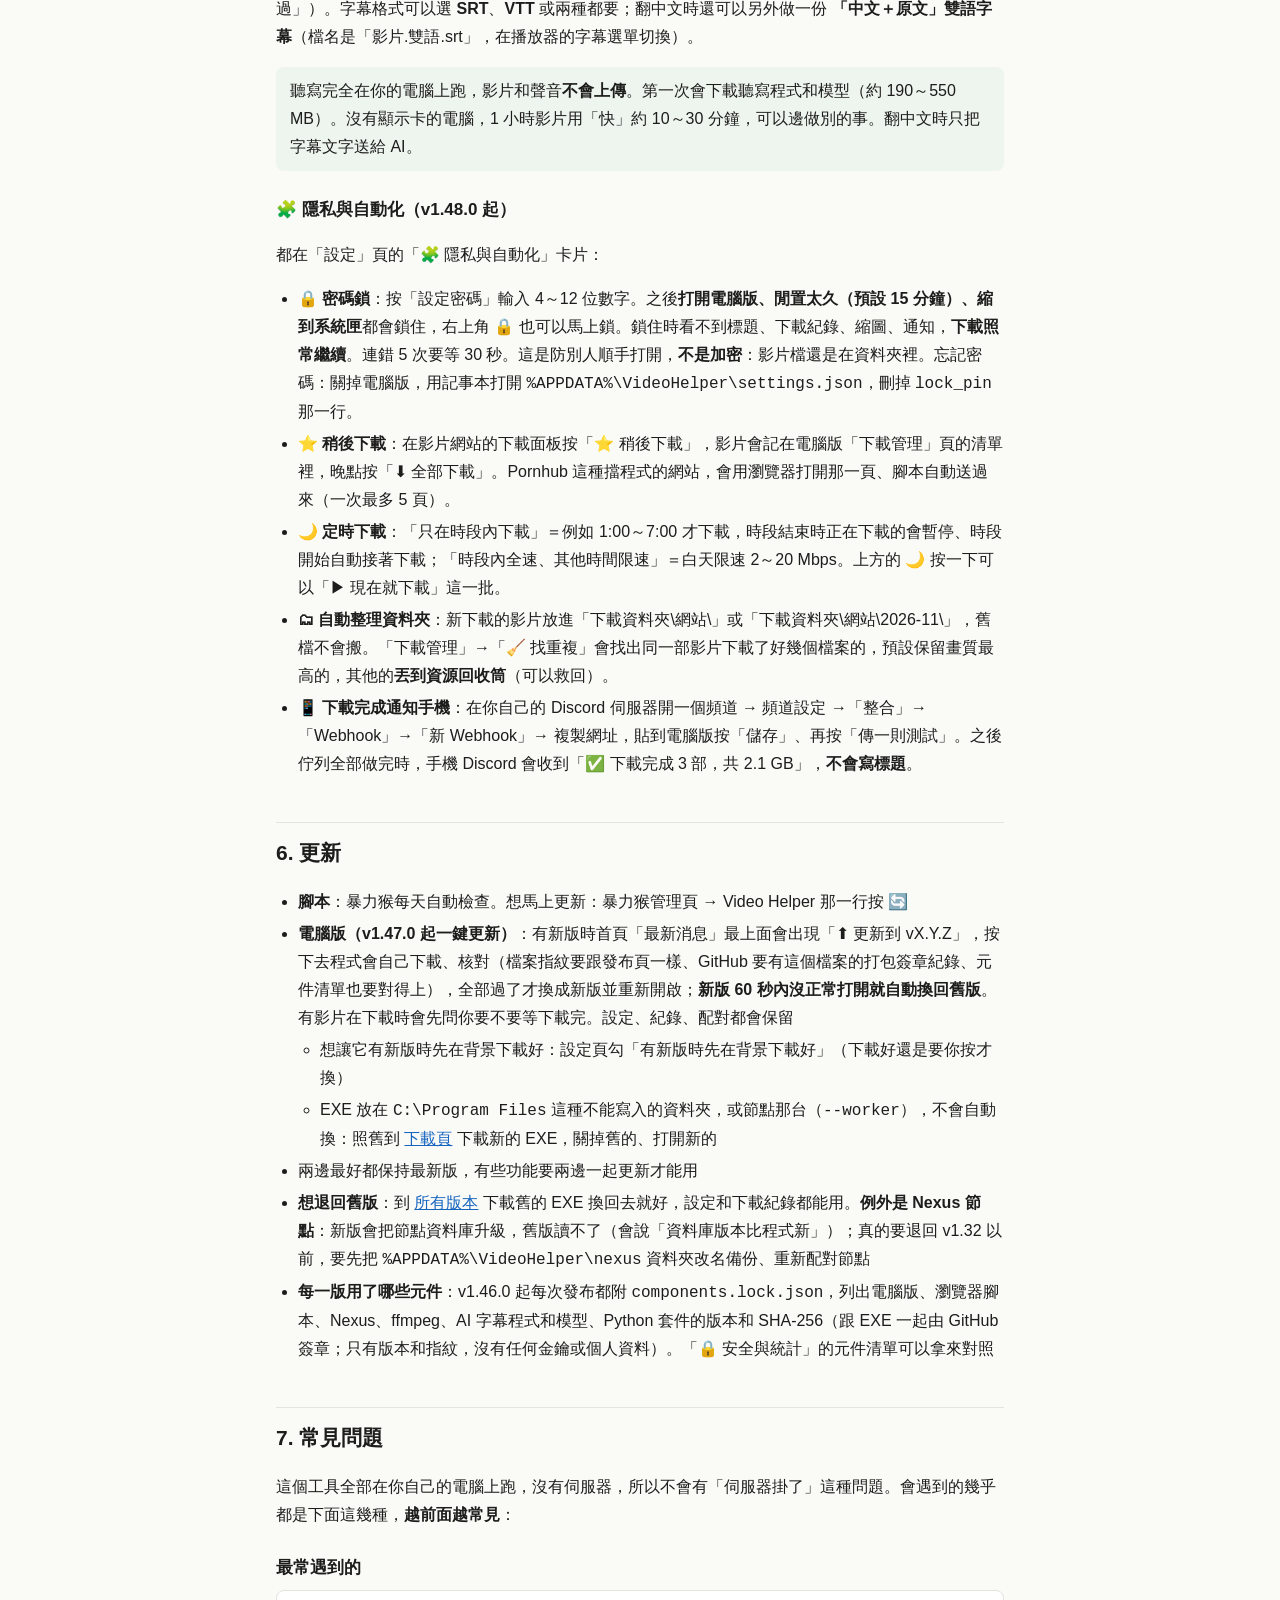
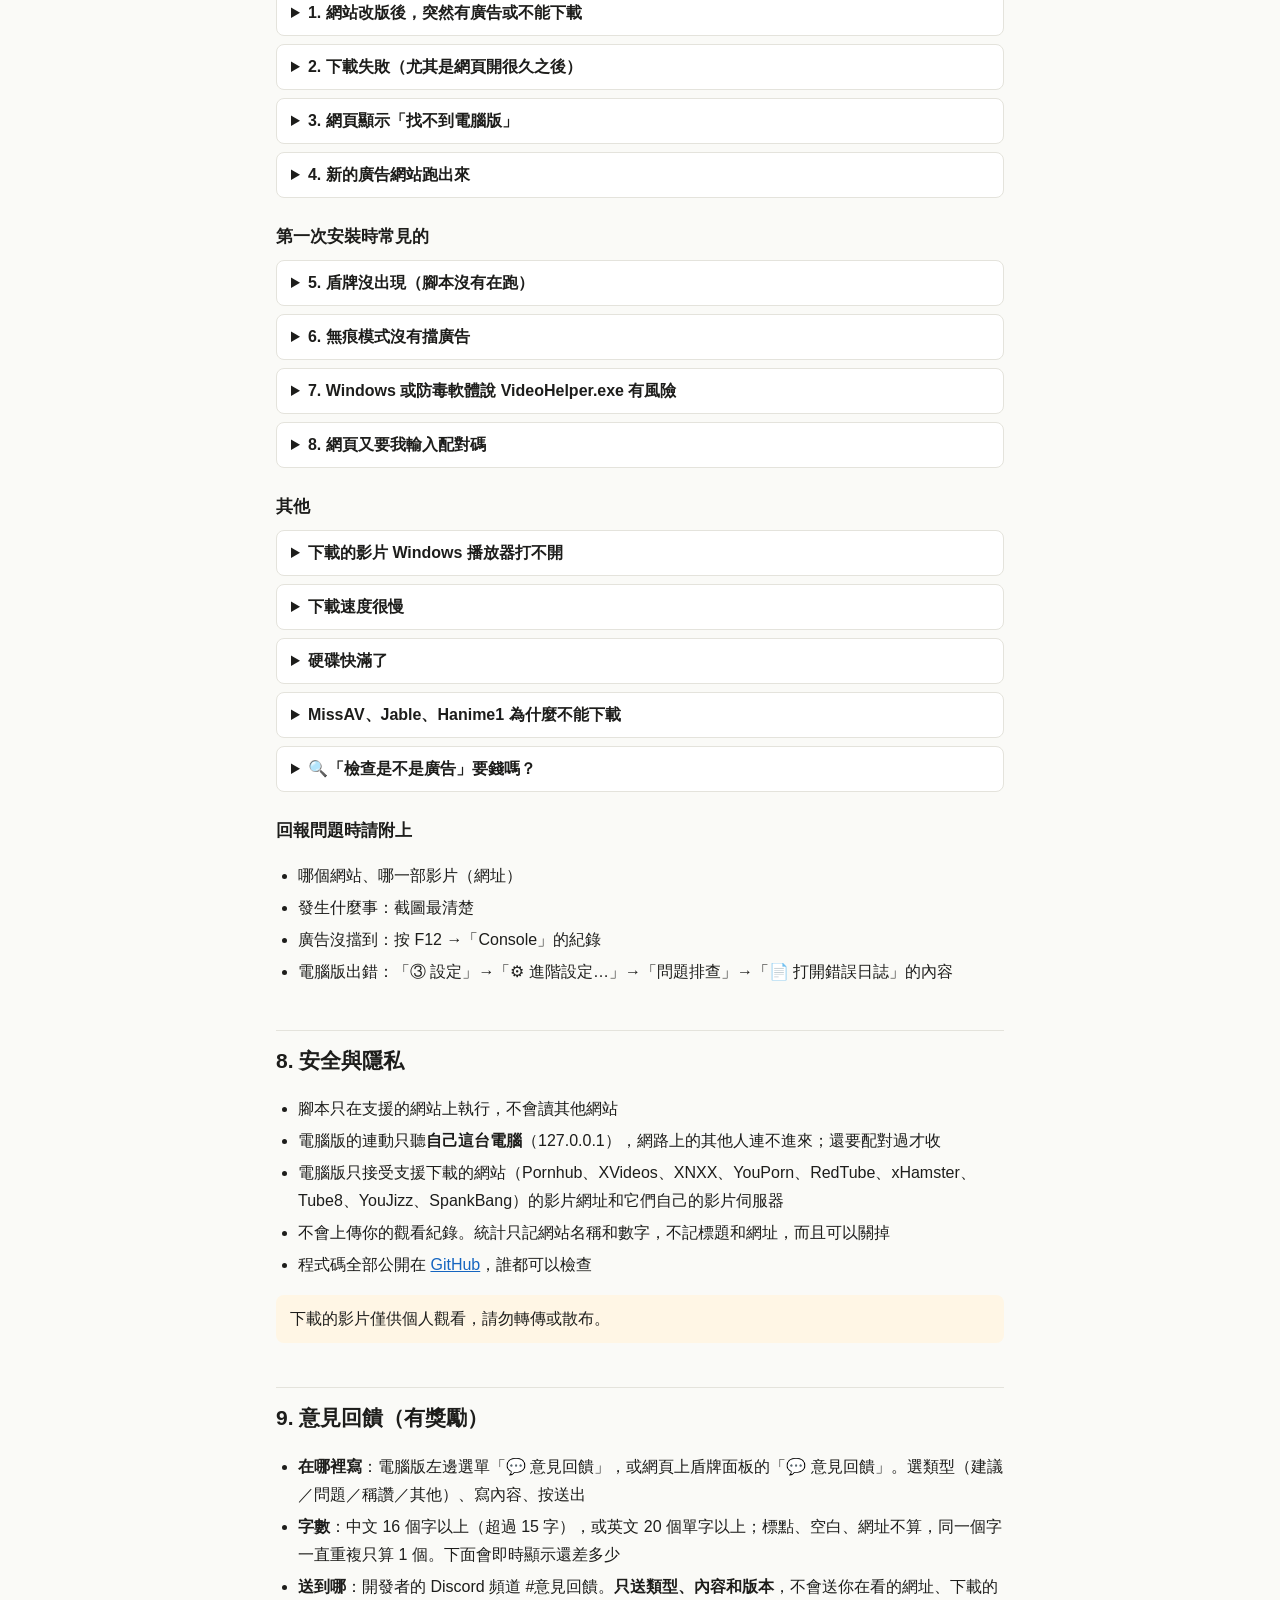
<file: docs/manual/index.html>
<!doctype html>
<html lang="zh-Hant">
<head>
<meta charset="utf-8">
<meta name="viewport" content="width=device-width, initial-scale=1">
<title>Video Helper 說明書</title>
<style>
  :root { --bg:#fafaf7; --fg:#1d1d1b; --muted:#6b6b66; --card:#fff; --line:#e4e3dc; --accent:#c62828; --blue:#1565c0; --tip:#eef5ee; --warn:#fff6e5; }
  @media (prefers-color-scheme: dark) {
    :root { --bg:#151514; --fg:#ecebe6; --muted:#a3a29b; --card:#1f1f1d; --line:#33332f; --accent:#ef5350; --blue:#64b5f6; --tip:#1d2a1f; --warn:#2e2715; }
  }
  * { box-sizing:border-box; }
  figure { margin:14px 0 18px; } figure img { width:100%; border-radius:12px; border:1px solid var(--line); display:block; } figcaption { font-size:.92em; color:var(--muted); margin-top:6px; line-height:1.6; }
  body { margin:0; background:var(--bg); color:var(--fg); font:16px/1.75 "Noto Sans TC","PingFang TC","Microsoft JhengHei",sans-serif; }
  main { max-width:760px; margin:0 auto; padding:32px 16px 80px; }
  h1 { font-size:30px; margin:0 0 4px; }
  h2 { font-size:21px; margin:44px 0 10px; padding-top:12px; border-top:1px solid var(--line); }
  h3 { font-size:17px; margin:24px 0 6px; }
  .sub { color:var(--muted); margin:0 0 20px; }
  nav { background:var(--card); border:1px solid var(--line); border-radius:10px; padding:12px 16px; }
  nav a { display:inline-block; margin:2px 12px 2px 0; }
  a { color:var(--blue); }
  .parts { display:grid; grid-template-columns:1fr 1fr; gap:12px; margin:14px 0; }
  @media (max-width:560px) { .parts { grid-template-columns:1fr; } }
  .card { background:var(--card); border:1px solid var(--line); border-radius:10px; padding:14px 16px; }
  .card .t { display:block; font-size:17px; font-weight:700; margin-bottom:4px; }
  ol, ul { padding-left:22px; } li { margin:4px 0; }
  .tip, .warn { border-radius:8px; padding:10px 14px; margin:12px 0; }
  .tip { background:var(--tip); } .warn { background:var(--warn); }
  .k { display:inline-block; padding:0 7px; border-radius:5px; font-size:14px; color:#fff; background:var(--accent); white-space:nowrap; }
  .k.b { background:#1565c0; } .k.g { background:#555; }
  table { width:100%; border-collapse:collapse; font-size:15px; }
  td, th { border-bottom:1px solid var(--line); padding:8px 6px; text-align:left; vertical-align:top; }
  th { color:var(--muted); font-weight:600; }
  details { background:var(--card); border:1px solid var(--line); border-radius:8px; padding:8px 14px; margin:8px 0; }
  summary { cursor:pointer; font-weight:600; }
  footer { margin-top:48px; color:var(--muted); font-size:14px; }
</style>
</head>
<body>
<main>
<a href="en/" style="float:right;font-size:14px">English manual</a>
<h1>Video Helper 說明書</h1>
<p class="sub">擋廣告、擋病毒網址、一鍵下載影片的小工具。照順序看完大約 5 分鐘。</p>

<nav>
  <a href="#what">1. 這是什麼</a><a href="#install">2. 安裝</a><a href="#browser">3. 網頁上的功能</a>
  <a href="#download">4. 下載影片</a><a href="#app">5. 電腦版各分頁</a><a href="#update">6. 更新</a>
  <a href="#faq">7. 常見問題</a><a href="#safe">8. 安全與隱私</a>
</nav>

<h2 id="what">1. 這是什麼</h2>
<p>Video Helper 由兩個部分組成，可以只裝第一個，也可以兩個一起用：</p>
<div class="parts">
  <div class="card"><span class="t">① 腳本（裝在瀏覽器裡）</span>看影片的時候在背後工作：擋彈出廣告、擋偷跳轉、擋可疑檔案下載、自動略過影片前廣告、顯示預估載入時間。也能直接在瀏覽器下載小影片。</div>
  <div class="card"><span class="t">② 電腦版（VideoHelper.exe）</span>專門負責<b>下載</b>的程式：下載高畫質、大檔案，可以排很多部、關掉網頁照樣在背景下載，下載完直接是 MP4。它不是後台管理介面，是給你自己用的下載工具。</div>
</div>
<p>兩個配對好之後，在網頁上按一個按鈕，影片就會送到電腦版去下載。</p>
<p><b>支援的網站：</b>Pornhub、XVideos、XNXX、YouPorn、RedTube、xHamster、Tube8、YouJizz、SpankBang 有全部功能。MissAV、Jable、Hanime1 只有擋廣告和預估時間，沒有下載。</p>
<p><b>其他影片網站（只擋廣告、預估時間）：</b>Eporner、HQporner、Beeg、YourPorn、XMoviesForYou、PornTrex、PornOne、3Movs、PornDig、CumLouder、TXXX、PornDoe。</p>

<h2 id="install">2. 安裝</h2>
<h3>方法 A：用電腦版幫你裝（最簡單）</h3>
<ol>
  <li>到 <a href="https://github.com/dadanny1122/video-helper/releases/latest">下載頁</a> 下載 <b>VideoHelper.exe</b>，雙擊執行</li>
  <li>Windows 如果跳出「Windows 已保護您的電腦」，按「其他資訊」→「仍要執行」（因為這個程式沒有花錢買數位簽章，不是病毒）</li>
  <li>第一次打開會自動到「④ 安裝擋廣告」分頁，照順序按 3 個按鈕：裝暴力猴 → 裝腳本 → 測試</li>
</ol>
<h3>方法 B：只裝瀏覽器的部分</h3>
<ol>
  <li>在 Chrome 安裝擴充功能 <a href="https://violentmonkey.github.io/">Violentmonkey（暴力猴）</a></li>
  <li>到 <a href="https://greasyfork.org/zh-TW/scripts/601901-video-helper">Greasy Fork 的腳本頁面</a>，按綠色的「安裝此腳本」→ 暴力猴跳出畫面後按「確認安裝」</li>
</ol>
<div class="tip">裝好後打開支援的網站，左下角會出現一個 🛡 盾牌和攔截次數，就代表在運作了。</div>
<h3>建議：另外裝一個大社群維護的擋廣告</h3>
<p>Video Helper 只有一個人維護，網站改版時可能要幾天才跟上。建議再裝一個由大社群每天更新規則的擋廣告當「基本盤」，兩個一起用不會打架：</p>
<ul>
  <li><b>Chrome、Edge</b>：<a href="https://chromewebstore.google.com/detail/ublock-origin-lite/ddkjiahejlhfcafbddmgiahcphecmpfh">uBlock Origin Lite</a>（原本的 uBlock Origin 已經不能在 Chrome 用了）</li>
  <li><b>Firefox</b>：<a href="https://addons.mozilla.org/zh-TW/firefox/addon/ublock-origin/">uBlock Origin</a>（完整版，擋得最多）</li>
</ul>
<p>分工：一般廣告、追蹤交給 uBlock；Video Helper 負責各網站專屬的彈窗、影片前廣告、下載、載入時間預估、老闆鍵。</p>
<p>某個網站壞了（抓不到影片、廣告沒擋到）：按盾牌 →「🐞 回報網站壞了」，會打開 GitHub 的回報表單（要有 GitHub 帳號；<b>只附網站名和版本，不會附你看的網址</b>）。沒有帳號就按「🔧 診斷」把資料貼給我。</p>

<h2 id="browser">3. 網頁上的功能</h2>
<table>
  <tr><th>你會看到</th><th>用途</th></tr>
  <tr><td>左下角 🛡 盾牌</td><td>顯示擋了幾個廣告。點開可以看「最近攔截」、擋了什麼、為什麼擋</td></tr>
  <tr><td>影片旁的預估框</td><td>目前網速、多久開始播、整部載完要多久，以及播放狀態（載入中／播放中／卡頓）</td></tr>
  <tr><td>影片列表上的小標籤</td><td>每部影片的預估載入時間</td></tr>
  <tr><td>右下角 <span class="k">⬇ 下載</span></td><td>選畫質下載（Pornhub、XVideos、XNXX、YouPorn、RedTube、xHamster、Tube8、YouJizz、SpankBang）</td></tr>
</table>
<h3>擋錯了怎麼辦</h3>
<ul>
  <li>點盾牌 →「<b>⏸ 這個分頁先暫停擋廣告</b>」：只對這個分頁有效，關掉分頁就恢復</li>
  <li>點盾牌 →「<b>這是誤擋？</b>」：回報給作者修正</li>
  <li>點盾牌 →「<b>🩺 狀態檢查</b>」：看每個功能有沒有正常</li>
  <li>點瀏覽器右上角的暴力猴圖示，可以個別開關每個功能</li>
</ul>

<h3 id="privacy">🚨 老闆鍵、分頁偽裝（腳本 v3.19.0 起，預設關閉）</h3>
<p>點盾牌 →「<b>⚙ 功能開關</b>」打勾打開：</p>
<ul>
  <li><b>老闆鍵</b>：<span class="k">Esc</span> 快速按兩下 → 影片馬上靜音、暫停，跳到 Google。按「上一頁」不會回到影片。要換成別的網頁：暴力猴圖示 →「🚨 老闆鍵要跳到的網頁…」</li>
  <li><b>分頁偽裝</b>：分頁標題變成「未命名文件」、小圖示變成文件圖示，別人瞄到分頁列也看不出來。網站自己改標題也會被改回來</li>
</ul>

<h2 id="download">4. 下載影片</h2>
<p>按 <span class="k">⬇ 下載</span> 後，會列出每個畫質的大小和預估時間。每一行有兩種下載方式：</p>
<table>
  <tr><th>做法</th><th>適合</th><th>說明</th></tr>
  <tr><td>點那一行的文字</td><td>小檔案、臨時用</td><td>在瀏覽器裡下載。下載完成前不能關分頁，大檔會吃很多記憶體</td></tr>
  <tr><td>按 <span class="k b">🖥 送到電腦版</span></td><td><b>推薦</b>，大檔、高畫質</td><td>交給電腦版在背景下載，可以關掉網頁，也比較穩</td></tr>
</table>

<h3>第一次用「送到電腦版」：配對（每台電腦只做一次）</h3>
<ol>
  <li>打開電腦版，到「③ 設定」→「🔗 配對瀏覽器…」，畫面會顯示 6 位數配對碼（5 分鐘內有效）</li>
  <li>回到影片網頁，按 <span class="k b">🖥 送到電腦版</span>，網頁會跳出視窗要你輸入配對碼</li>
  <li>輸入那 6 位數 → 完成。之後再按就會直接送過去，更新程式也不用重配</li>
</ol>
<div class="tip">配對的意思是：只有你配對過的瀏覽器能把影片送進你的電腦版。別人的電腦、一般網頁都送不進來。</div>

<h3>之後每次下載</h3>
<ol>
  <li>電腦版保持開著（縮到右下角系統匣也可以）</li>
  <li>影片頁按 <span class="k">⬇ 下載</span> → 想要的畫質按 <span class="k b">🖥 送到電腦版</span></li>
  <li>網頁面板會顯示：讀取中 → 排隊中 → 下載中 xx% → ✅ 完成</li>
  <li>電腦版「② 下載紀錄」→ <b>雙擊</b>那一筆就會用 Windows 內建播放器播放</li>
</ol>

<h2 id="app">5. 電腦版各分頁</h2>
<table>
  <tr><th>分頁</th><th>做什麼</th></tr>
    <tr><td>① 下載影片</td><td>下載佇列和進度。也可以不經過網頁，直接貼網址 → 讀取 → 選畫質 → 加入下載；一次可貼很多個網址。複製影片網址時，視窗上方會跳出提示。失敗的會出現「↻ 重試」</td></tr>
  <tr><td>② 下載紀錄</td><td>完成、失敗、取消的紀錄。雙擊播放（失敗的雙擊會重新下載）。選一支影片按「📝 AI 字幕」可以自動產生字幕</td></tr>
  <tr><td>③ 設定</td><td>下載資料夾、預設畫質、配對瀏覽器</td></tr>
  <tr><td>③ 設定 →「⚙ 進階設定…」</td><td>平常用不到，出問題或換電腦時再打開：檔名格式、關閉視窗的行為、取消所有配對、🔒 安全、🖧 節點（兩台電腦連線）、📋 節點任務、備份／還原、檢查更新、錯誤日誌、統計</td></tr>
  <tr><td>④ 安裝擋廣告</td><td>幫你在 Chrome 裝好暴力猴和腳本（第一次打開會自動帶你到這裡）</td></tr>
</table>

<div class="tip">下載佇列和下載紀錄的每一筆都可以<b>按右鍵</b>，裡面有移除、清除、重新下載、刪除紀錄這些比較少用的選項。</div>

<h3 id="smart">⏸ 暫停、速度上限、重複偵測（v1.20.0 起）</h3>
<ul>
  <li><b>⏸ 暫停／▶ 繼續</b>：在「① 下載影片」的佇列下面。暫停會保留已下載的部分，按繼續從停下的地方接著下載。結束程式的話，暫停的半成品會被刪掉</li>
  <li><b>速度上限</b>：「③ 設定」→「速度上限」選或打一個數字（Mbps），馬上生效。不想卡到家裡其他人上網時用</li>
  <li><b>重複偵測</b>：同一支影片下載過會先問你；批次和瀏覽器送來的會自動跳過（「③ 設定」可以關掉）</li>
</ul>

<h3 id="home">🏠 首頁（v1.26.0 起）</h3>
<p>v1.27.0 起，原本的分頁籤改成右上角的選單：「下載影片」＝① 下載影片、「下載紀錄」＝② 下載紀錄、「設定」＝③ 設定、「擋廣告」＝④ 安裝擋廣告（說明書裡的編號照舊）。</p>
<p>打開程式會先看到首頁：四張大卡片，點一張就進到那個功能。上面的「⌂ 首頁」可以隨時回來；不想要的話，「③ 設定」取消「打開時先顯示首頁」。</p>

<h3 id="look">🎨 外觀（v1.25.0 起）</h3>
<p>介面換成 Windows 11 風格。「③ 設定」→「外觀」可以選 <b>跟系統</b>、<b>深色</b>、<b>淺色</b>（有些文字顏色要重新打開程式才會全部換好）。</p>
<p><b>右下角小圖示（v1.35.0 起）</b>：打開電腦版，右下角系統匣（工作列的「^」裡面）就會有 Video Helper 的小圖示。點兩下打開視窗；按右鍵有：目前下載狀態、⏸ 暫停／▶ 繼續全部下載、📋 貼上網址下載（先複製影片網址，按一下就用預設畫質加入）、📂 打開下載資料夾、結束。不想要可以在「③ 設定」取消「右下角系統匣一直顯示小圖示」。想讓它一直顯示在工作列上、不藏在「^」裡：在「^」裡把它拖到工作列上就好。</p>
<h3 id="newui">🖥 新介面導覽（v1.42.0 起只用新介面）</h3>
<p>打開電腦版就是新介面，左邊選單切換各頁。說明書其他地方寫的 ①②③④ 是以前視窗的分頁，對照：① 下載影片、② 下載紀錄＝「下載管理」，③ 設定＝「設定」，④ 安裝擋廣告＝「安裝擋廣告」，「⚙ 進階設定」裡的節點、安全、統計＝「Nexus 管理」「安全與統計」。新介面要用 Windows 的 WebView2（Windows 11 都有，Windows 10 大多也有）；沒有的話會自動用以前的視窗。圖裡是示範資料。</p>
<figure><img src="img/ui-home.jpg" alt="首頁" loading="lazy"><figcaption><b>首頁</b>：上面貼網址按「⬇ 下載」（一行一個可以一次加很多部，用預設畫質）；4 張數據卡（進行中、已完成、Nexus 節點在線、可用空間）；下載任務可以篩選、▶ 播放、📂 打開位置；右邊是 Nexus 狀態、最新消息、快速功能；右上角 🔔 是通知（重開還看得到，按了會跳到相關的頁）。</figcaption></figure>
<figure><img src="img/ui-dl.jpg" alt="下載管理" loading="lazy"><figcaption><b>下載管理</b>：貼一個網址按「讀取」→ 列出每個畫質的大小和預估時間，點一個再按「⬇ 下載這個畫質」；貼很多行就變「全部加入」（可以選畫質上限）。下載紀錄可以搜尋、依網站／完成／失敗篩選；按右鍵有播放、打開位置、複製網址、AI 字幕、重新下載、刪除紀錄；勾選多部可以一起做 AI 字幕。縮圖是請 Windows 檔案總管做的。</figcaption></figure>
<figure><img src="img/ui-nodes.jpg" alt="Nexus 管理" loading="lazy"><figcaption><b>Nexus 管理</b>：讓另一台電腦幫你下載、下載完傳回這台。啟用 Master、產生配對碼、核准／暫停／撤銷節點（都要寫理由）、看節點任務和傳回進度、新增任務、🔍 詳情（為什麼選這台、時間軸）。詳細說明見下面「🖧 節點」。</figcaption></figure>
<figure><img src="img/ui-set.jpg" alt="設定" loading="lazy"><figcaption><b>設定</b>：下載、外觀與視窗、瀏覽器連動、紀錄與統計、廣告判斷、備份／更新／問題排查 6 張卡片，改了馬上存。選下載資料夾、匯出／匯入備份會跳出 Windows 的對話框。</figcaption></figure>
<figure><img src="img/ui-sec.jpg" alt="安全與統計" loading="lazy"><figcaption><b>安全與統計</b>：已配對的瀏覽器（可以單獨取消）、AI 使用紀錄、這次連過的網站（不常見的會標出來）、錯誤日誌、下載統計、元件和指紋。v1.43.0 起有「🔍 檢查這個 EXE 是不是官方打包的」：會去 GitHub 查這個 EXE 的打包簽章紀錄、跟發布頁比對，✅ 就表示是從原始碼正式打包的（只送出指紋，按了才連網）。</figcaption></figure>
<figure><img src="img/ui-setup.jpg" alt="安裝擋廣告" loading="lazy"><figcaption><b>安裝擋廣告</b>：照順序按 3 個「打開」，按過的會打勾。第一次打開電腦版會先到這頁。</figcaption></figure>
<p><b>English / 語言（v1.44.0 起）</b>：「設定 → 外觀與視窗 → 語言」可以選「跟系統」（Windows 是中文就用中文、其他用英文）、「繁體中文」或「English」，選了馬上換，不用重開。系統匣選單、Windows 通知、配對和 AI 字幕的小視窗也會跟著換；更新紀錄和以前的視窗（<code>--classic</code>）只有中文。v1.45.0 起節點小視窗（<code>--worker</code>）也跟著 Windows 語言，小視窗上的「🌐 English／🌐 中文」可以換（下次打開節點生效）。</p>
<p><b>瀏覽器腳本的語言（v3.23.0 起）</b>：瀏覽器是中文就用中文、其他用英文；想換的話按左下角盾牌 → 最下面「🌐 English／🌐 中文」，或暴力猴選單裡的同一個按鈕（網頁會重新整理）。只翻腳本自己的面板，網頁本身不會被改。</p>
<p class="muted">救急：新介面真的打不開又需要用的時候，可以用「命令提示字元」執行 <code>VideoHelper.exe --classic</code> 開以前的視窗。</p>
<p><b>拖動視窗比較順（v1.34.0 起，預設開）</b>：Windows 拖動視窗時會一直重畫裡面的按鈕、框框，這套風格的元件都是圖片，重畫很慢，所以 ①～④ 拖起來會卡（首頁是一整張圖所以很順）。現在拖動時會先拍一張畫面照片蓋上去，放開就換回來；拖動那一下畫面不會更新（例如下載進度停一下），放開就恢復。覺得怪可以在「③ 設定」取消「拖動視窗時比較順」。</p>

<h3 id="smartseg">🧠 智慧分段（v1.24.0 起）</h3>
<p>下載 MP4 時，程式會同時開好幾條線一起抓（預設 6 條）。網路不穩時，開太多條反而一直出錯。「③ 設定」→「智慧分段」有三種：</p>
<ul>
  <li><b>只觀察</b>（預設）：照舊 6 條，但會記下「如果是自動，會改成幾條、為什麼」</li>
  <li><b>自動調整</b>：看上一部的狀況決定下一部開幾條（1／2／4／6）。一直出錯就減少；連續穩定一陣子再慢慢加回去。正在下載的那部不會被改</li>
  <li><b>關閉</b>：永遠 6 條</li>
</ul>
<p>按旁邊的「📊 報告」可以比較兩種模式的成功率、平均速度、重試次數。建議先用「只觀察」，報告看得出有幫助再改「自動調整」。</p>
<p>另外，某個網站說「太頻繁了（429）」時，<b>只有那個網站會先停一下</b>，排在後面的其他網站影片照常下載；要好幾個不同網站同時出錯，才會判斷成「你的網路有問題」。</p>

<h3 id="autocore">🔁 失敗自動處理（v1.22.0 起）</h3>
<p>下載失敗時程式會自己判斷：</p>
<ul>
  <li><b>🔁 等重試</b>：網站太忙（429）、伺服器出錯、斷線 → 自動等一下再試，最多 3 次，佇列裡看得到倒數</li>
  <li><b>✋ 需要處理</b>：影片被移除、網站拒絕、網址錯 → 重試也沒用，會告訴你該檢查什麼；處理完按「↻ 重試失敗的」</li>
  <li><b>💾 硬碟滿了</b>：佇列自動暫停、已完成的保留；清出空間後按「▶ 繼續」</li>
</ul>

<h3 id="nodes">🖧 節點：兩台電腦連線（v1.29.0 起，第一版）</h3>
<p>讓家裡另一台電腦當「節點」，安全地連到你主要用的這台（Master）。<b>這一版只做連線、核准、心跳、撤銷</b>，還不會把下載工作丟給節點——先把「誰可以連進來」做對，之後的功能才站得穩。兩台要在同一個區域網路（或 Tailscale 這類 VPN），不支援從外網連。</p>
<ol>
  <li><b>Master 那台</b>（平常下載的這台）：③ 設定 →「⚙ 進階設定…」→「🖧 節點」→ 勾「啟用 Master」。綁定位址選「區域網路」那個（例如 192.168.x.x）；Windows 問防火牆時選「私人網路」允許。</li>
  <li>按「產生配對碼」，會出現 6 位數（5 分鐘內有效、只能用一次）。記下畫面上的「Master 指紋」前 8 碼。</li>
  <li><b>節點那台</b>：把同一個 <code>VideoHelper.exe</code> 建一個捷徑，目標最後面加上 <code> --worker</code>（或在命令提示字元輸入 <code>VideoHelper.exe --worker</code>）。會開一個小視窗：填 Master 位址（<code>https://192.168.x.x:47331</code>）、這台的名字、配對碼 → 按「配對」。</li>
  <li>節點畫面會顯示「Master 指紋」——<b>跟 Master 那邊的前 8 碼一樣才繼續</b>，不一樣就是連錯台（或有人冒充），不要核准。</li>
  <li>回到 Master 的「🖧 節點」，名單出現「等待核准」的那台 → 選它 → 「✔ 核准」→ 填理由。之後節點顯示「已連線（心跳正常）」就成功了。</li>
</ol>
<p><b>管理</b>：暫停（立刻斷線，恢復前拒絕）、恢復、撤銷（不能復原：連線立刻切斷、憑證永久作廢，要再用得重新配對）；每個動作都會記在「📜 稽核紀錄」。節點的憑證 90 天有效、到期前會自動更新；Master 關掉或取消「啟用」時，所有節點都會斷線。節點模式<b>不會</b>讀你的下載設定、下載紀錄、AI 金鑰，也不會碰瀏覽器配對——它有自己的設定和日誌（<code>%APPDATA%\VideoHelper\nexus\worker\</code>）。</p>
<div class="tip">不想用就不要勾「啟用 Master」：預設是關的，程式不會自己開任何連接埠。安全設計細節在 <a href="https://github.com/dadanny1122/video-helper/blob/main/docs/nexus/threat-model.md">docs/nexus/threat-model.md</a>。</div>

<h3 id="node-tasks">📋 節點任務（v1.30.0 起；v1.31.0 起可以叫節點下載影片）</h3>
<p>節點連上之後，可以在「⚙ 進階設定 →<b>📋 節點任務</b>」派任務給它們，看 Master 怎麼挑節點、節點怎麼執行、怎麼取消。</p>
<h4>☀ 太陽光電模擬（PySAM）（v1.54.0 起，選用）</h4>
<p>節點也可以幫你跑 PySAM pvwattsv8。先在節點小視窗的「<b>PySAM 的 Python</b>」選一個裝了 PySAM 的 <code>python.exe</code>（例如論文用的 conda 環境），顯示「可以用」就好；然後在「Nexus 管理 → ＋ 新增任務 → 太陽光電模擬」填緯度、經度、年份（要是過完的一整年）、容量、傾角、方位角、損失、架設方式。節點會去 NASA POWER 抓那一年的逐時氣象（抓過的存起來，下次直接用），算完回傳年發電量、各月發電量、容量因數。<b>只傳數字、不傳程式</b>；模擬在沙箱裡跑、網路是關掉的。沒設定 PySAM 的節點不會被派到這種任務。節點小視窗另有「<b>自訂資源</b>」（例如 <code>gpu=1</code>），以後的任務可以指定只給有這個資源的節點。</p>
<h4>⬇ 下載影片（節點）（v1.31.0 起）</h4>
<p>叫節點那台電腦下載影片。v1.33.0 起可以勾「<b>下載完傳回這台</b>」（預設有勾，見下面「↩ 傳回這台」）；不勾的話檔案留在節點那台。只支援能下載的 9 個網站（Pornhub、XVideos、XNXX、YouPorn、RedTube、xHamster、Tube8、YouJizz、SpankBang）；只擋廣告的網站會直接被拒絕。<b>Pornhub</b> 會擋「不是瀏覽器的程式」開網頁，所以在電腦版貼 Pornhub 網址給節點會失敗；請改用下面的「🖧 交給節點」。</p>
<p><b>🖧 交給節點（v1.32.0／腳本 v3.22.0 起）</b>：在影片頁按「⬇ 下載」→ 每個畫質旁邊有「🖧 交給節點」→ 按下去，瀏覽器會把影片真正的位址交給電腦版、派給節點下載（Pornhub 也可以）。電腦版要開著 Master；影片位址有時效，30 分鐘內沒派出去就過期，重按一次就好。<b>不用每次都開節點</b>：節點小視窗開著就會一直接任務；只有一台電腦時開的 a／b 兩個捷徑只是測試用。</p>
<ol>
  <li>兩邊都更新到 <b>v1.31.0</b>（新版節點配舊版 Master 會派不到任務）</li>
  <li>到「🖧 節點」看那台的「<b>沙箱</b>」欄要是「基本（可下載）」；寫「不能用」的節點不會被派下載任務，後面會寫原因</li>
  <li>節點小視窗可以改「<b>下載資料夾</b>」（預設是「下載\VideoHelper 節點」）和「<b>同時下載</b> 1／2 部」</li>
  <li>「📋 節點任務」按「＋ 新增任務」→ 類型選「下載影片（節點）」→ 貼影片網址、選畫質 → 送出</li>
  <li>列表會顯示進度；完成後選那一列按「🔍 詳情與排程理由」，最上面會寫<b>檔名、大小、存在哪台的哪個資料夾</b></li>
</ol>
<p><b>沙箱是什麼、擋什麼</b>：節點下載時，會在一個「沙箱」子程序裡跑——限制記憶體（2 GB）、CPU（50%）、程序數、時間（2 小時）、檔案大小（8 GB）；拿不到你的設定、金鑰、瀏覽器 Cookie；<b>只能連支援的網站，連不到家裡的內網</b>；取消或當掉時整組程序一起結束、暫存資料夾刪乾淨。<b>老實說</b>：這是「程序限制＋程式自己檢查」的基本隔離，不是完全隔離——它擋得住寫壞的程式或惡意網址，擋不住同一個 Windows 帳號下的惡意程式。</p>
<h4>↩ 傳回這台（v1.33.0 起）</h4>
<p>勾了「下載完傳回這台」的任務，節點下載完會<b>自己把影片傳回你這台</b>，放進 ① 下載影片 用的同一個下載資料夾，也會出現在 <b>② 下載紀錄</b>（標題前面有 🖧）。瀏覽器「🖧 交給節點」送的也一樣會傳回。</p>
<ul>
  <li><b>怎麼傳</b>：切成每段 8 MB，每段都比對 SHA-256 指紋；全部收齊後再比對整個檔案的指紋，<b>完全一樣</b>才放進下載資料夾、任務才算「成功」。沒傳完的半成品放在別的地方，不會出現在下載資料夾。</li>
  <li><b>斷線、關機</b>：節點關掉、網路斷了、這台重開都沒關係，下次連上會<b>從缺的那段接著傳</b>，不會從頭來。傳回中的任務不會因為節點離線變成「狀態不明」。</li>
  <li><b>這台空間不夠</b>：先不傳（列表寫「傳回中（這台空間不夠…）」），影片還在節點上；清出空間後 5 分鐘內自動繼續。</li>
  <li><b>傳不回來</b>：24 小時都沒進展就改成「傳回失敗（檔案留在節點）」，詳情會寫在哪台的哪裡；選它按「<b>↩ 重新傳回</b>」，節點上線就接著傳。</li>
  <li><b>節點那份</b>：這台確認收到、指紋對了，節點才刪自己那份。節點小視窗可以勾「傳回 Master 之後，這台也留一份」。</li>
  <li><b>速度</b>：照「③ 設定」的下載限速（沒設就不限）。</li>
  <li>兩邊都要更新到 <b>v1.33.0</b>；舊版節點不會被派到要傳回的任務（排程理由會寫「節點版本太舊，不能把檔案傳回這台」）。</li>
</ul>
<p><b>老實說</b>：指紋比對保證「收到的跟節點送的一模一樣」，不保證影片本身安全；來源一樣只限支援的 9 個網站。只有一台電腦時，用 a／b 兩個節點測得了，但傳回只是在同一顆硬碟上再存一份。</p>
<p>下載失敗時詳情會寫原因：<b>網站太忙</b>（429）、<b>網路不穩</b>會自動重試；<b>影片被移除</b>、<b>網站不在清單</b>、<b>空間不夠</b>、<b>檔案太大</b>重試也沒用，不會重試。</p>
<h4>🧪 測試任務</h4>
<p>四種無害的測試任務，用來確認派送、取消、重試、傳回都正常：</p>
<ul>
  <li><b>回聲</b>：節點把你打的字傳回來，Master 自己核對內容和雜湊</li>
  <li><b>等待</b>：節點等 N 秒、每秒回報進度（拿來測取消、逾時）</li>
  <li><b>故意失敗</b>：測「失敗會不會自動重試」——「ADAPTER_ERROR」會重試，另外兩種不會</li>
  <li><b>測試檔（測傳回）</b>（v1.33.0）：節點在下載資料夾寫一個 N MB 的假檔案（不連網），勾「寫完傳回這台」就能測傳回、斷線接著傳；傳回來的檔名是 <code>nexus-test-….mp4</code>，不能播放，測完可以刪</li>
</ul>
<ol>
  <li>先照上面「🖧 節點」把至少一台節點核准好，節點小視窗勾「接收 Master 派來的任務」（預設有勾）</li>
  <li>到「📋 節點任務」按「＋ 新增任務」→ 選類型、填內容 → 送出</li>
  <li>列表會從「排隊中 → 已選節點 → 已派出 → 執行中 → 成功」一路變；選一列按「🔍 詳情與排程理由」可以看<b>為什麼選這台</b>（每台的分數、被排除的原因）和每一步的時間軸</li>
  <li>執行中按「⏹ 取消」→ 先變「取消中…」，節點確認停下才變「已取消」</li>
</ol>
<p><b>同一台電腦開兩個節點</b>（沒有第二台電腦也能測「分給不同節點」）：再建一個捷徑，目標最後面加 <code> --worker --profile b</code>（profile 名稱只能英數、- 和 _）。每個 profile 是完全獨立的節點：自己的身分、設定、日誌（資料夾 <code>nexus\worker-b\</code>），兩個都要各自配對、核准。同一個 profile 不能同時開兩次。</p>
<p><b>狀態不明（節點失聯）</b>：節點已經接下任務後離線或被撤銷，Master 不知道它到底跑完沒，會停在這個狀態、<b>不會自動重跑</b>。確認節點真的沒在跑之後，按「✘ 標記失敗」並填理由。</p>

<h3 id="security">🔒 安全（v1.19.0 起）</h3>
<p>「⚙ 進階設定…」→「🔒 安全」可以看到：<b>已配對的瀏覽器</b>（不認得的按「取消」）、<b>AI 用了幾次</b>、<b>這次連過哪些網站</b>、<b>錯誤日誌</b>（可以清空、設定幾天自動刪）、<b>用到的元件和指紋</b>。詳細說明在 <a href="https://github.com/dadanny1122/video-helper/blob/main/SECURITY.md">SECURITY.md</a>。</p>

<h3 id="subtitle">📝 AI 字幕（v1.18.0 起）</h3>
<ol>
  <li>「② 下載紀錄」點一下已下載好的影片 → 按「📝 AI 字幕」</li>
  <li>選影片說的語言（不確定就選「自動偵測」）和模型：<b>快</b>＝一般電腦夠用；<b>準</b>＝比較準但慢 2～3 倍</li>
  <li>想要中文：勾「翻成繁體中文」（要先在「⚙ 進階設定…」填 AI 金鑰）→ 按「開始」</li>
  <li>做好後，字幕存在影片旁邊。用 <b>VLC</b> 或 <b>PotPlayer</b> 打開影片就會自動顯示</li>
</ol>
<p><b>v1.21.0 起：</b>按住 <b>Ctrl</b> 或 <b>Shift</b> 可以一次選很多部影片，一部接一部做（可以勾「已經有字幕的跳過」）。字幕格式可以選 <b>SRT</b>、<b>VTT</b> 或兩種都要；翻中文時還可以另外做一份 <b>「中文＋原文」雙語字幕</b>（檔名是「影片.雙語.srt」，在播放器的字幕選單切換）。</p>
<div class="tip">聽寫完全在你的電腦上跑，影片和聲音<b>不會上傳</b>。第一次會下載聽寫程式和模型（約 190～550 MB）。沒有顯示卡的電腦，1 小時影片用「快」約 10～30 分鐘，可以邊做別的事。翻中文時只把字幕文字送給 AI。</div>

<h3 id="extras">🧩 隱私與自動化（v1.48.0 起）</h3>
<p>都在「設定」頁的「🧩 隱私與自動化」卡片：</p>
<ul>
  <li><b>🔒 密碼鎖</b>：按「設定密碼」輸入 4～12 位數字。之後<b>打開電腦版、閒置太久（預設 15 分鐘）、縮到系統匣</b>都會鎖住，右上角 🔒 也可以馬上鎖。鎖住時看不到標題、下載紀錄、縮圖、通知，<b>下載照常繼續</b>。連錯 5 次要等 30 秒。這是防別人順手打開，<b>不是加密</b>：影片檔還是在資料夾裡。忘記密碼：關掉電腦版，用記事本打開 <code>%APPDATA%\VideoHelper\settings.json</code>，刪掉 <code>lock_pin</code> 那一行。</li>
  <li><b>⭐ 稍後下載</b>：在影片網站的下載面板按「⭐ 稍後下載」，影片會記在電腦版「下載管理」頁的清單裡，晚點按「⬇ 全部下載」。Pornhub 這種擋程式的網站，會用瀏覽器打開那一頁、腳本自動送過來（一次最多 5 頁）。</li>
  <li><b>🌙 定時下載</b>：「只在時段內下載」＝例如 1:00～7:00 才下載，時段結束時正在下載的會暫停、時段開始自動接著下載；「時段內全速、其他時間限速」＝白天限速 2～20 Mbps。上方的 🌙 按一下可以「▶ 現在就下載」這一批。</li>
  <li><b>🗂 自動整理資料夾</b>：新下載的影片放進「下載資料夾\網站\」或「下載資料夾\網站\2026-11\」，舊檔不會搬。「下載管理」→「🧹 找重複」會找出同一部影片下載了好幾個檔案的，預設保留畫質最高的，其他的<b>丟到資源回收筒</b>（可以救回）。</li>
  <li><b>📱 下載完成通知手機</b>：在你自己的 Discord 伺服器開一個頻道 → 頻道設定 →「整合」→「Webhook」→「新 Webhook」→ 複製網址，貼到電腦版按「儲存」、再按「傳一則測試」。之後佇列全部做完時，手機 Discord 會收到「✅ 下載完成 3 部，共 2.1 GB」，<b>不會寫標題</b>。</li>
</ul>

<h2 id="update">6. 更新</h2>
<ul>
  <li><b>腳本</b>：暴力猴每天自動檢查。想馬上更新：暴力猴管理頁 → Video Helper 那一行按 🔄</li>
  <li><b>電腦版（v1.47.0 起一鍵更新）</b>：有新版時首頁「最新消息」最上面會出現「⬆ 更新到 vX.Y.Z」，按下去程式會自己下載、核對（檔案指紋要跟發布頁一樣、GitHub 要有這個檔案的打包簽章紀錄、元件清單也要對得上），全部過了才換成新版並重新開啟；<b>新版 60 秒內沒正常打開就自動換回舊版</b>。有影片在下載時會先問你要不要等下載完。設定、紀錄、配對都會保留
    <ul>
      <li>想讓它有新版時先在背景下載好：設定頁勾「有新版時先在背景下載好」（下載好還是要你按才換）</li>
      <li>EXE 放在 <code>C:\Program Files</code> 這種不能寫入的資料夾，或節點那台（<code>--worker</code>），不會自動換：照舊到 <a href="https://github.com/dadanny1122/video-helper/releases/latest">下載頁</a> 下載新的 EXE，關掉舊的、打開新的</li>
    </ul></li>
  <li>兩邊最好都保持最新版，有些功能要兩邊一起更新才能用</li>
  <li><b>想退回舊版</b>：到 <a href="https://github.com/dadanny1122/video-helper/releases">所有版本</a> 下載舊的 EXE 換回去就好，設定和下載紀錄都能用。<b>例外是 Nexus 節點</b>：新版會把節點資料庫升級，舊版讀不了（會說「資料庫版本比程式新」）；真的要退回 v1.32 以前，要先把 <code>%APPDATA%\VideoHelper\nexus</code> 資料夾改名備份、重新配對節點</li>
  <li><b>每一版用了哪些元件</b>：v1.46.0 起每次發布都附 <code>components.lock.json</code>，列出電腦版、瀏覽器腳本、Nexus、ffmpeg、AI 字幕程式和模型、Python 套件的版本和 SHA-256（跟 EXE 一起由 GitHub 簽章；只有版本和指紋，沒有任何金鑰或個人資料）。「🔒 安全與統計」的元件清單可以拿來對照</li>
</ul>

<h2 id="faq">7. 常見問題</h2>
<p>這個工具全部在你自己的電腦上跑，沒有伺服器，所以不會有「伺服器掛了」這種問題。會遇到的幾乎都是下面這幾種，<b>越前面越常見</b>：</p>

<h3>最常遇到的</h3>
<details><summary>1. 網站改版後，突然有廣告或不能下載</summary>這是最常見的。Pornhub、XVideos 大約幾個月會改一次網頁，腳本認不得新寫法就會漏掉廣告，或抓不到影片。
  <ul><li>先更新：暴力猴管理頁 → Video Helper 按 🔄；電腦版也更新到最新</li>
  <li>還是不行：按 F12 →「Console」，把紀錄複製下來，加上網站名稱回報給作者</li>
  <li>有新版時，Discord 的 #進度 頻道會自動通知</li></ul></details>
<details><summary>2. 下載失敗（尤其是網頁開很久之後）</summary>影片的下載網址有時效，網頁開了很久才按下載，網址可能已經過期。
  <ul><li><b>重新整理影片頁</b>，再按一次「🖥 送到電腦版」</li>
  <li>網路斷線造成的：在「① 下載影片」按「↻ 重試失敗的」</li>
  <li>出現 HTTP Error 410 或 403：代表網站擋了程式。從網頁按「送到電腦版」，不要直接在電腦版貼網址</li></ul></details>
<details><summary>3. 網頁顯示「找不到電腦版」</summary>
  <ul><li>電腦版沒打開，或被你完全關掉了（縮到右下角系統匣是可以的）</li>
  <li>打開電腦版，看「③ 設定」的瀏覽器連動是不是「✅ 執行中」</li></ul></details>
<details><summary>4. 新的廣告網站跑出來</summary>廣告商會換新的網域。點盾牌 →「🔍 檢查」，紅字的確認後按「封鎖」，重新整理網頁就生效。網站自己的影片伺服器（綠字，例如 phncdn.com）不要封鎖。</details>

<h3>第一次安裝時常見的</h3>
<details><summary>5. 盾牌沒出現（腳本沒有在跑）</summary>
  <ul><li>點瀏覽器右上角的暴力猴圖示，確認它是打開的、Video Helper 有勾起來</li>
  <li><b>Chrome 新版要多開一個開關</b>：網址列輸入 <code>chrome://extensions</code> → 暴力猴的「詳細資料」→ 打開「<b>允許使用者指令碼</b>」（有些版本要先打開右上角的「開發人員模式」）</li>
  <li>改完重新整理網頁</li></ul></details>
<details><summary>6. 無痕模式沒有擋廣告</summary>擴充功能預設不會在無痕模式執行。<code>chrome://extensions</code> → 暴力猴的「詳細資料」→ 打開「<b>在無痕模式中啟用</b>」。</details>
<details><summary>7. Windows 或防毒軟體說 VideoHelper.exe 有風險</summary>因為這個程式沒有花錢買數位簽章，Windows 和部分防毒軟體看到「沒見過的程式」就會先警告。
  <ul><li>Windows 跳「已保護您的電腦」：按「其他資訊」→「仍要執行」</li>
  <li>只從 <a href="https://github.com/dadanny1122/video-helper/releases/latest">官方下載頁</a> 下載，別人傳給你的檔案不要用</li>
  <li>程式碼全部公開，EXE 是 GitHub 自動打包的，不是手動上傳的</li></ul></details>
<details><summary>8. 網頁又要我輸入配對碼</summary>換了瀏覽器、清除了暴力猴資料，或在電腦版的進階設定按過「取消所有配對」。照「4. 下載影片」的配對步驟重做一次就好。</details>

<h3>其他</h3>
<details><summary>下載的影片 Windows 播放器打不開</summary>
  <ul>
    <li>先確認檔名最後是 <b>.mp4</b>（檔案總管 →「檢視」→ 勾選「副檔名」）。沒有就自己改名加上 .mp4</li>
    <li>用「送到電腦版」下載的檔案最穩，建議優先用這個</li>
    <li>真的不行可以裝 VLC 播放器，什麼格式都能播</li>
  </ul></details>
<details><summary>下載速度很慢</summary>電腦版會把 MP4 分成 6 段同時下載。還是慢的話，通常是網站那邊限速，或你同時在看別的影片分掉網速。</details>
<details><summary>硬碟快滿了</summary>1080p 影片一部常常 1～3 GB。在「② 下載紀錄」按「打開下載資料夾」，把看完的刪掉；或在「③ 設定」把下載資料夾改到空間比較大的硬碟。</details>
<details><summary>MissAV、Jable、Hanime1 為什麼不能下載</summary>這幾個網站的影片多半是未經授權轉載的商業作品，所以本工具只提供擋廣告，不提供下載。</details>
<details><summary>🔍「檢查是不是廣告」要錢嗎？</summary>不用。電腦版用<b>免費的公開廣告清單</b>（約 7 萬個已知廣告、追蹤、惡意網址）在你自己的電腦比對，不會送資料出去。清單第一次會自動下載（約 2 MB），之後 7 天更新一次。清單查不到的會顯示「不確定」；想讓 AI 再幫忙判斷，可以在「③ 設定」→「⚙ 進階設定…」→「廣告判斷」貼上 Anthropic 的 API 金鑰（要付費，選用）。</details>

<h3>回報問題時請附上</h3>
<ul>
  <li>哪個網站、哪一部影片（網址）</li>
  <li>發生什麼事：截圖最清楚</li>
  <li>廣告沒擋到：按 F12 →「Console」的紀錄</li>
  <li>電腦版出錯：「③ 設定」→「⚙ 進階設定…」→「問題排查」→「📄 打開錯誤日誌」的內容</li>
</ul>

<h2 id="safe">8. 安全與隱私</h2>
<ul>
  <li>腳本只在支援的網站上執行，不會讀其他網站</li>
  <li>電腦版的連動只聽<b>自己這台電腦</b>（127.0.0.1），網路上的其他人連不進來；還要配對過才收</li>
  <li>電腦版只接受支援下載的網站（Pornhub、XVideos、XNXX、YouPorn、RedTube、xHamster、Tube8、YouJizz、SpankBang）的影片網址和它們自己的影片伺服器</li>
  <li>不會上傳你的觀看紀錄。統計只記網站名稱和數字，不記標題和網址，而且可以關掉</li>
  <li>程式碼全部公開在 <a href="https://github.com/dadanny1122/video-helper">GitHub</a>，誰都可以檢查</li>
</ul>
<div class="warn">下載的影片僅供個人觀看，請勿轉傳或散布。</div>

<h2 id="feedback">9. 意見回饋（有獎勵）</h2>
<ul>
  <li><b>在哪裡寫</b>：電腦版左邊選單「💬 意見回饋」，或網頁上盾牌面板的「💬 意見回饋」。選類型（建議／問題／稱讚／其他）、寫內容、按送出</li>
  <li><b>字數</b>：中文 16 個字以上（超過 15 字），或英文 20 個單字以上；標點、空白、網址不算，同一個字一直重複只算 1 個。下面會即時顯示還差多少</li>
  <li><b>送到哪</b>：開發者的 Discord 頻道 #意見回饋。<b>只送類型、內容和版本</b>，不會送你在看的網址、下載的影片；內容裡的網址會自動刪掉。每小時最多 3 則、每天 10 則</li>
  <li><b>獎勵</b>：送出後拿到一組回饋代碼（VH1. 開頭），好處自動解鎖：
    <ul>
      <li>1 則：🥉 銅牌徽章＋🎨 限定配色「極光」「夕暮」（電腦版在意見回饋頁選；腳本在回饋視窗選）</li>
      <li>3 則：🥈 銀牌＋🧪「搶先試用新功能」開關</li>
      <li>10 則：🥇 金牌</li>
      <li>Discord：在伺服器打 <code>/回饋者</code>，貼上代碼。兌換 1 組＝🥉 回饋者・銅、3 組＝🥈 銀（可以看 #搶先試用）、10 組＝🥇 金（可以看 #開發者聊天室、列入感謝名單）。一組代碼只能給一個人用，<b>1 小時內只算 1 組</b></li>
      <li>回饋 10 則另外解鎖「黑金」配色</li>
    </ul></li>
  <li>電腦版和腳本的代碼可以互相貼（「加入回饋代碼」），兩邊的好處就一樣</li>
</ul>

<footer>Video Helper · <a href="https://github.com/dadanny1122/video-helper">GitHub</a> · <a href="https://github.com/dadanny1122/video-helper/blob/main/CHANGELOG.md">更新紀錄</a></footer>
</main>
</body>
</html>
</file>
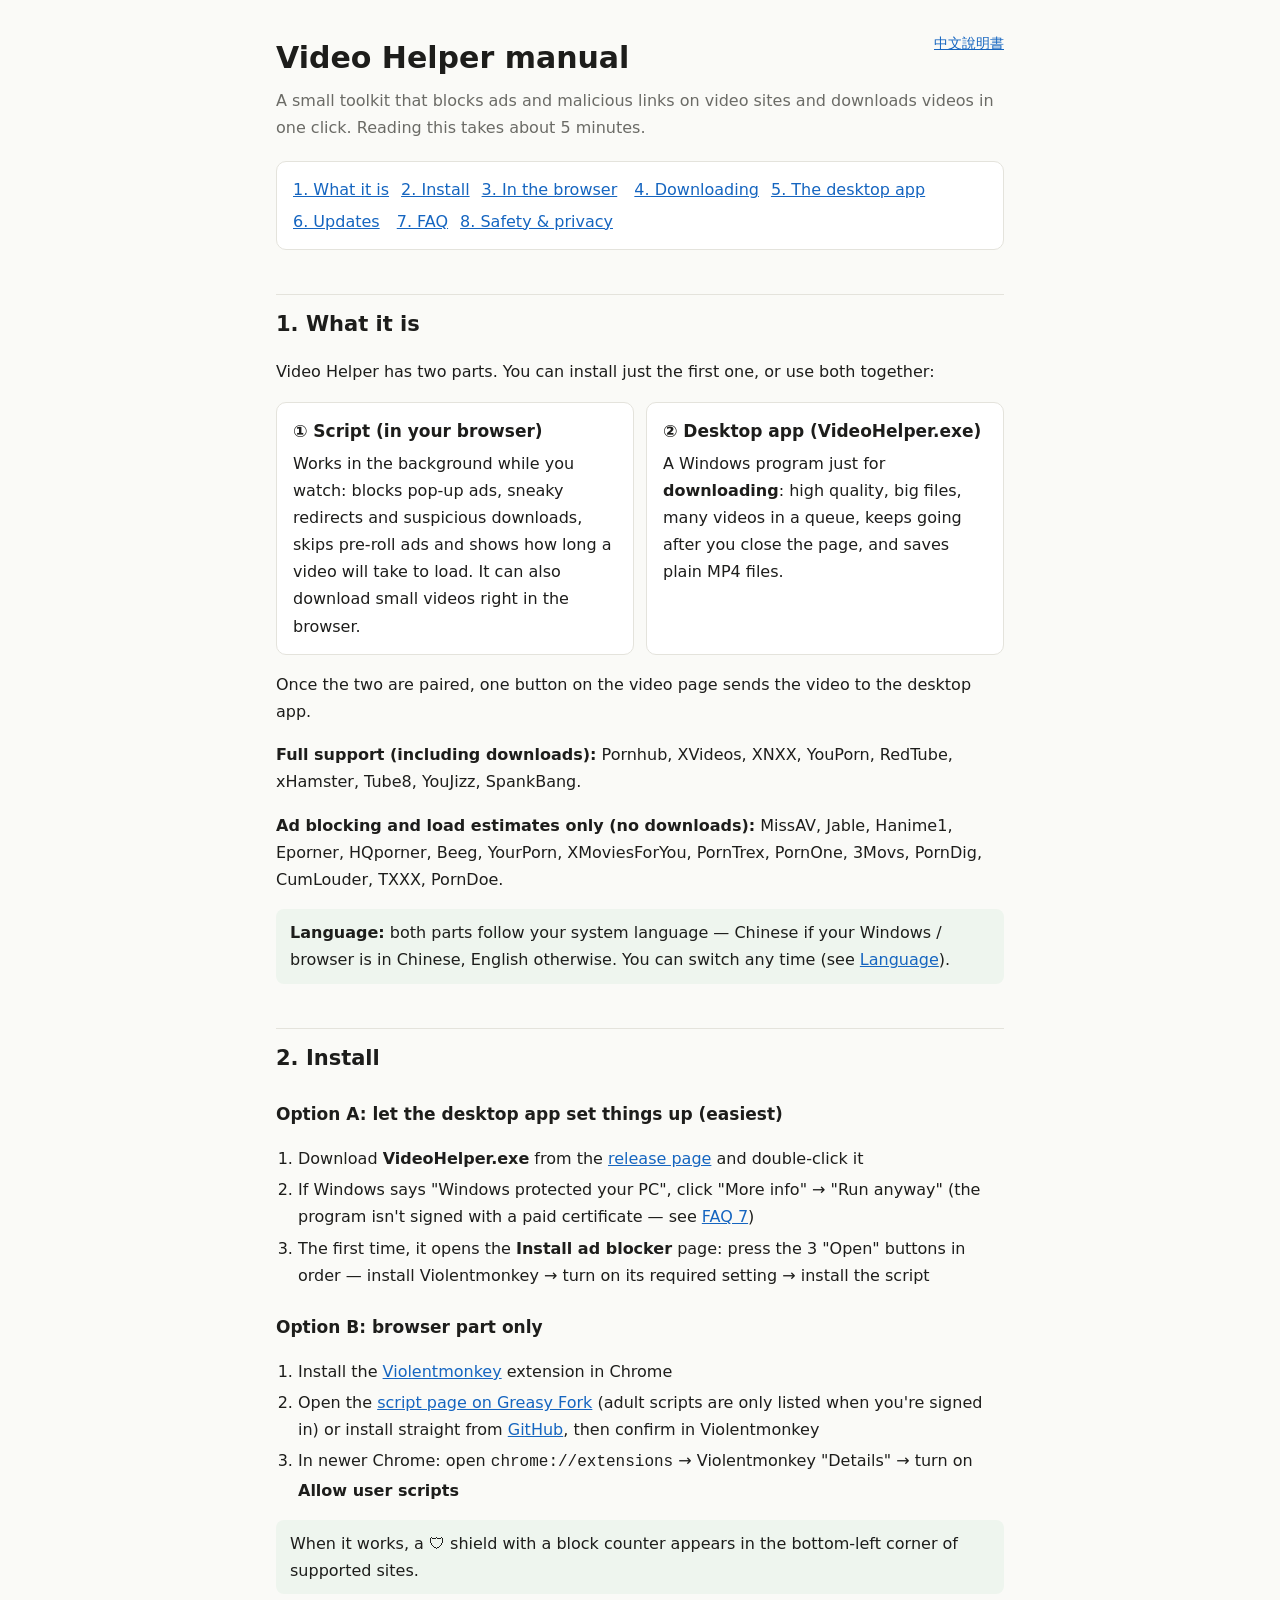
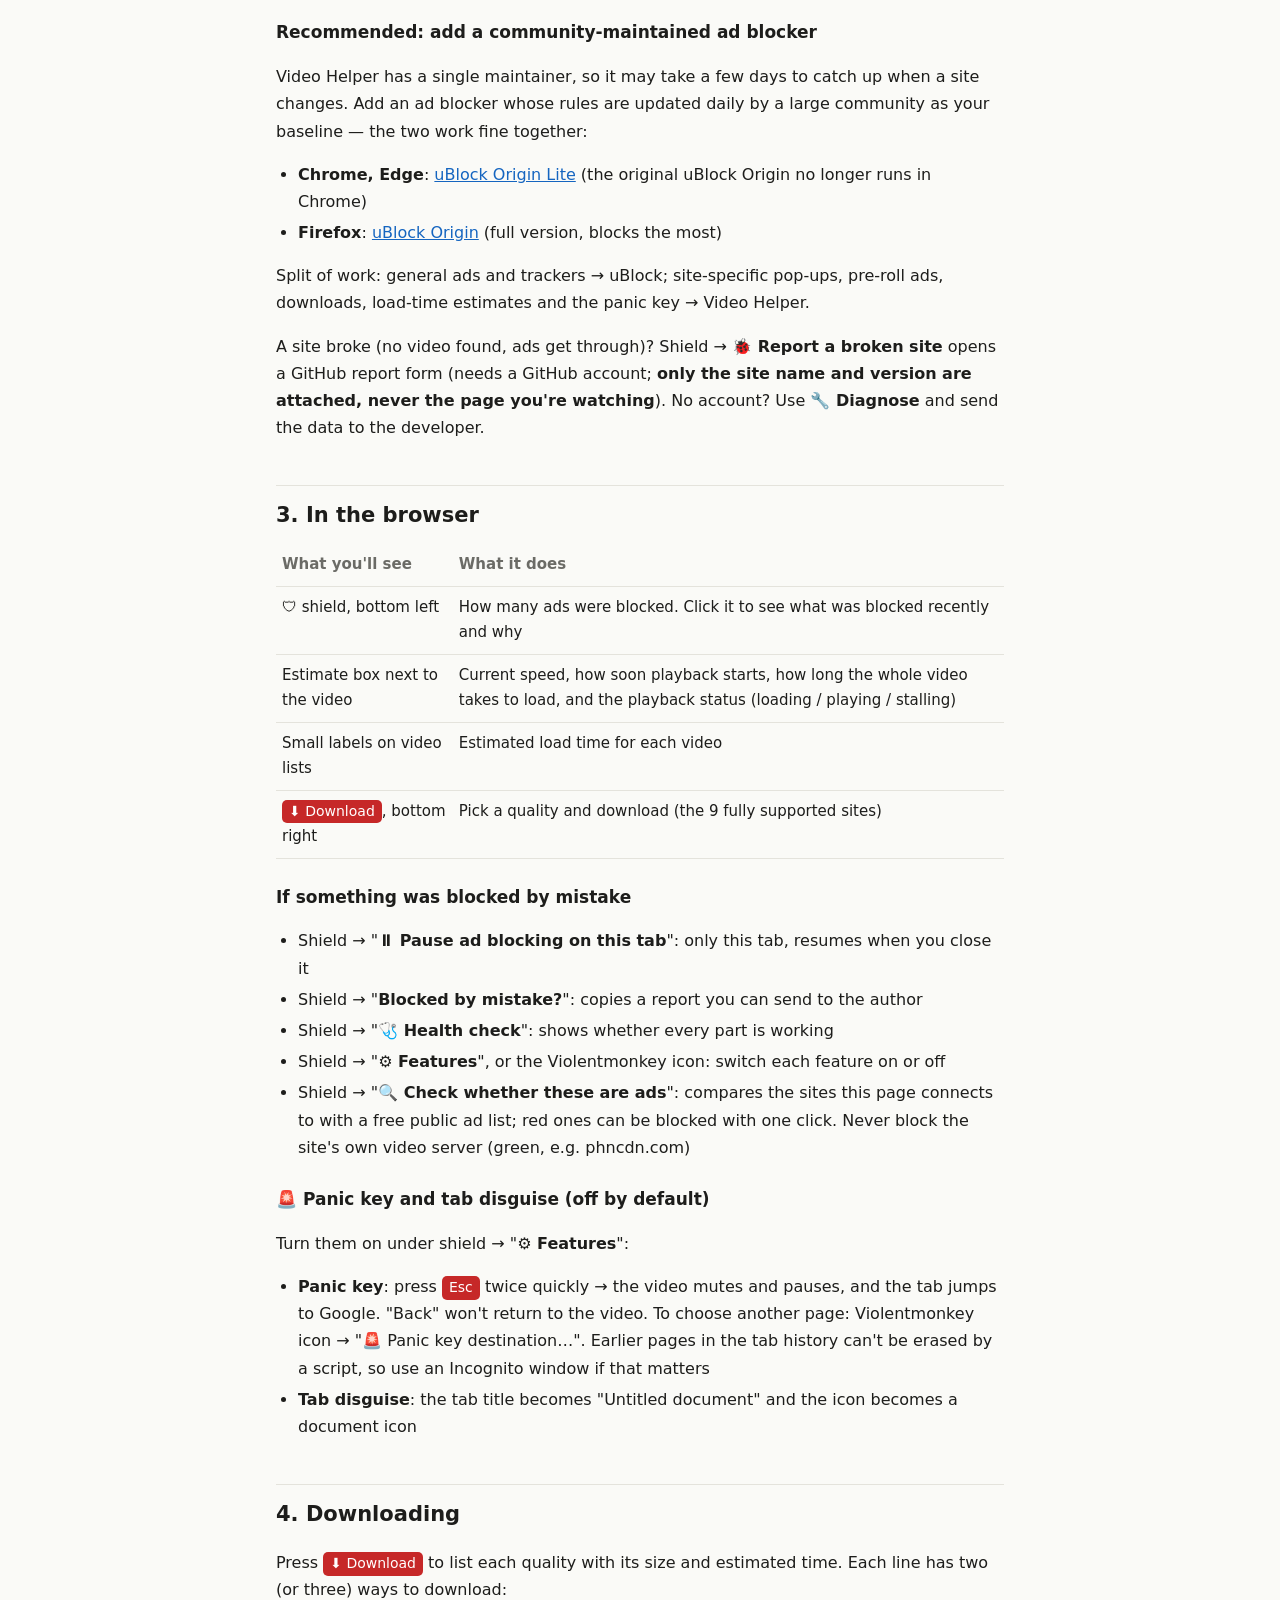
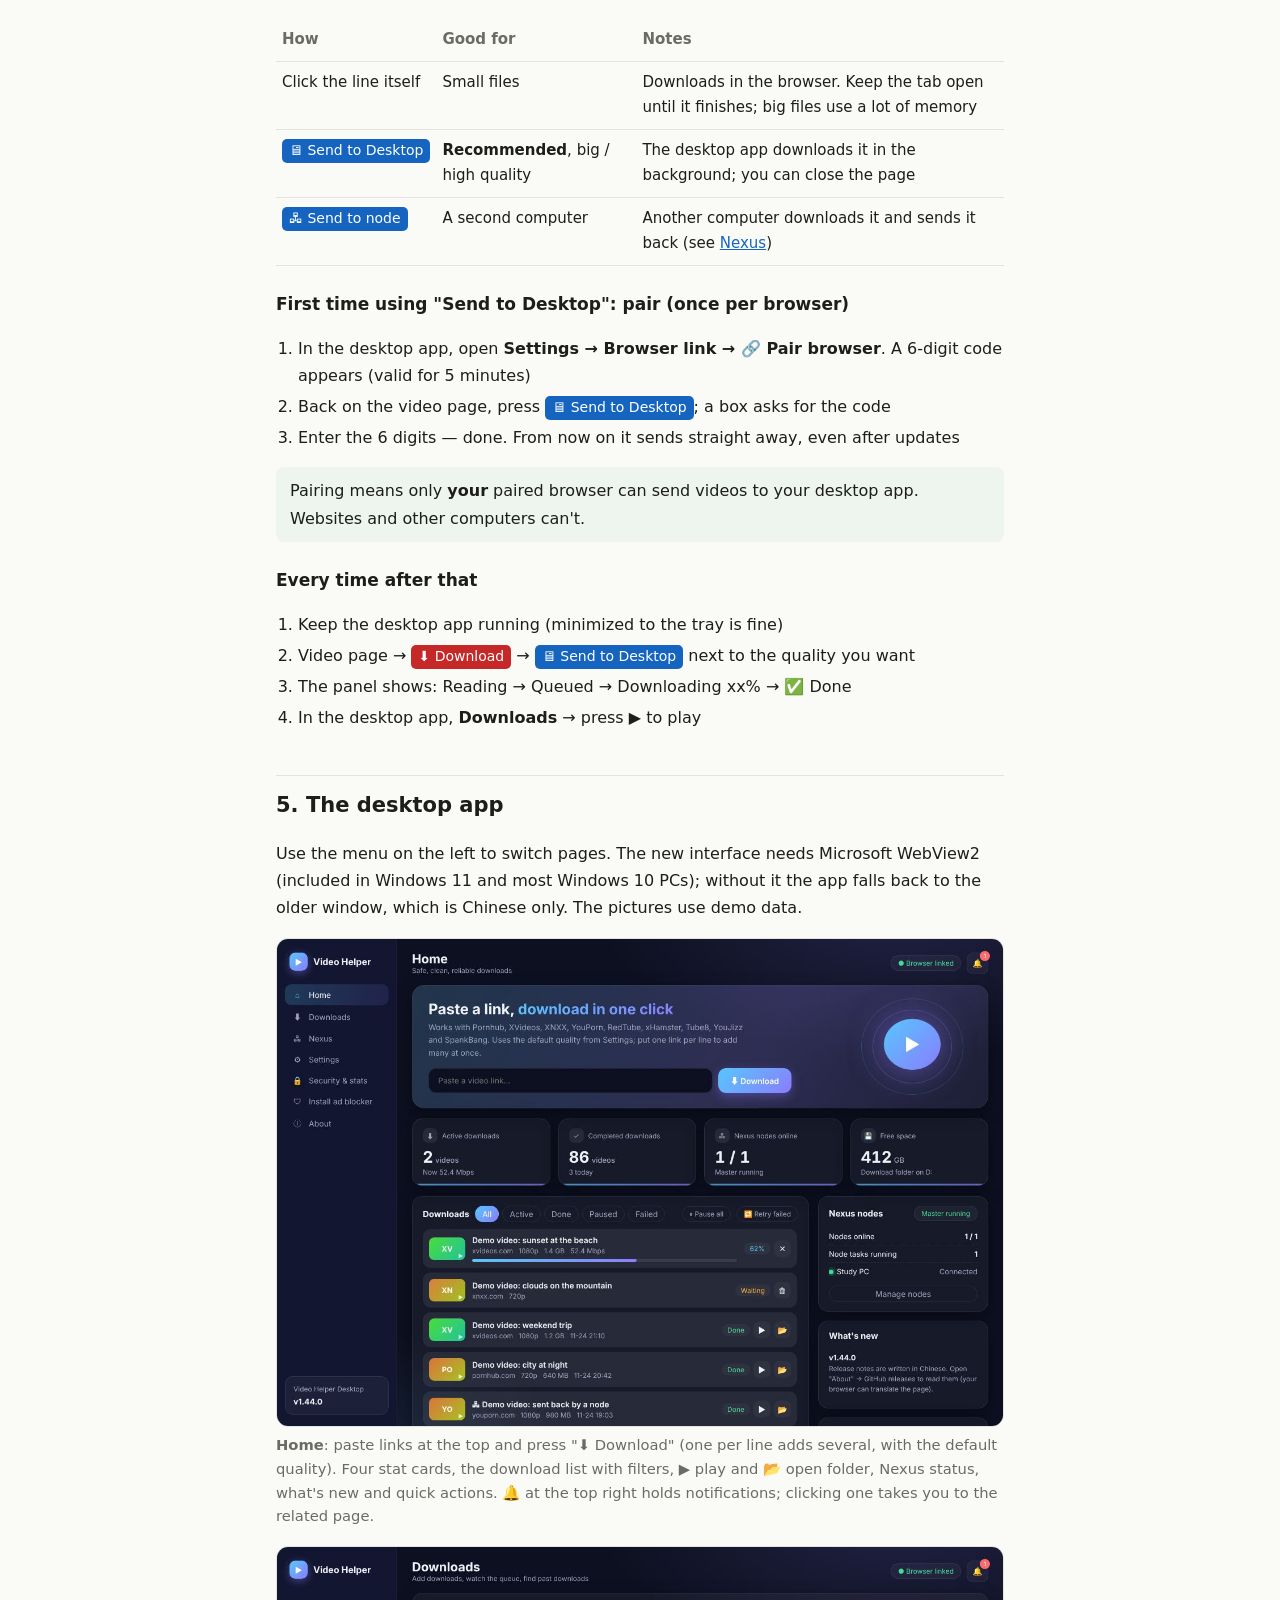
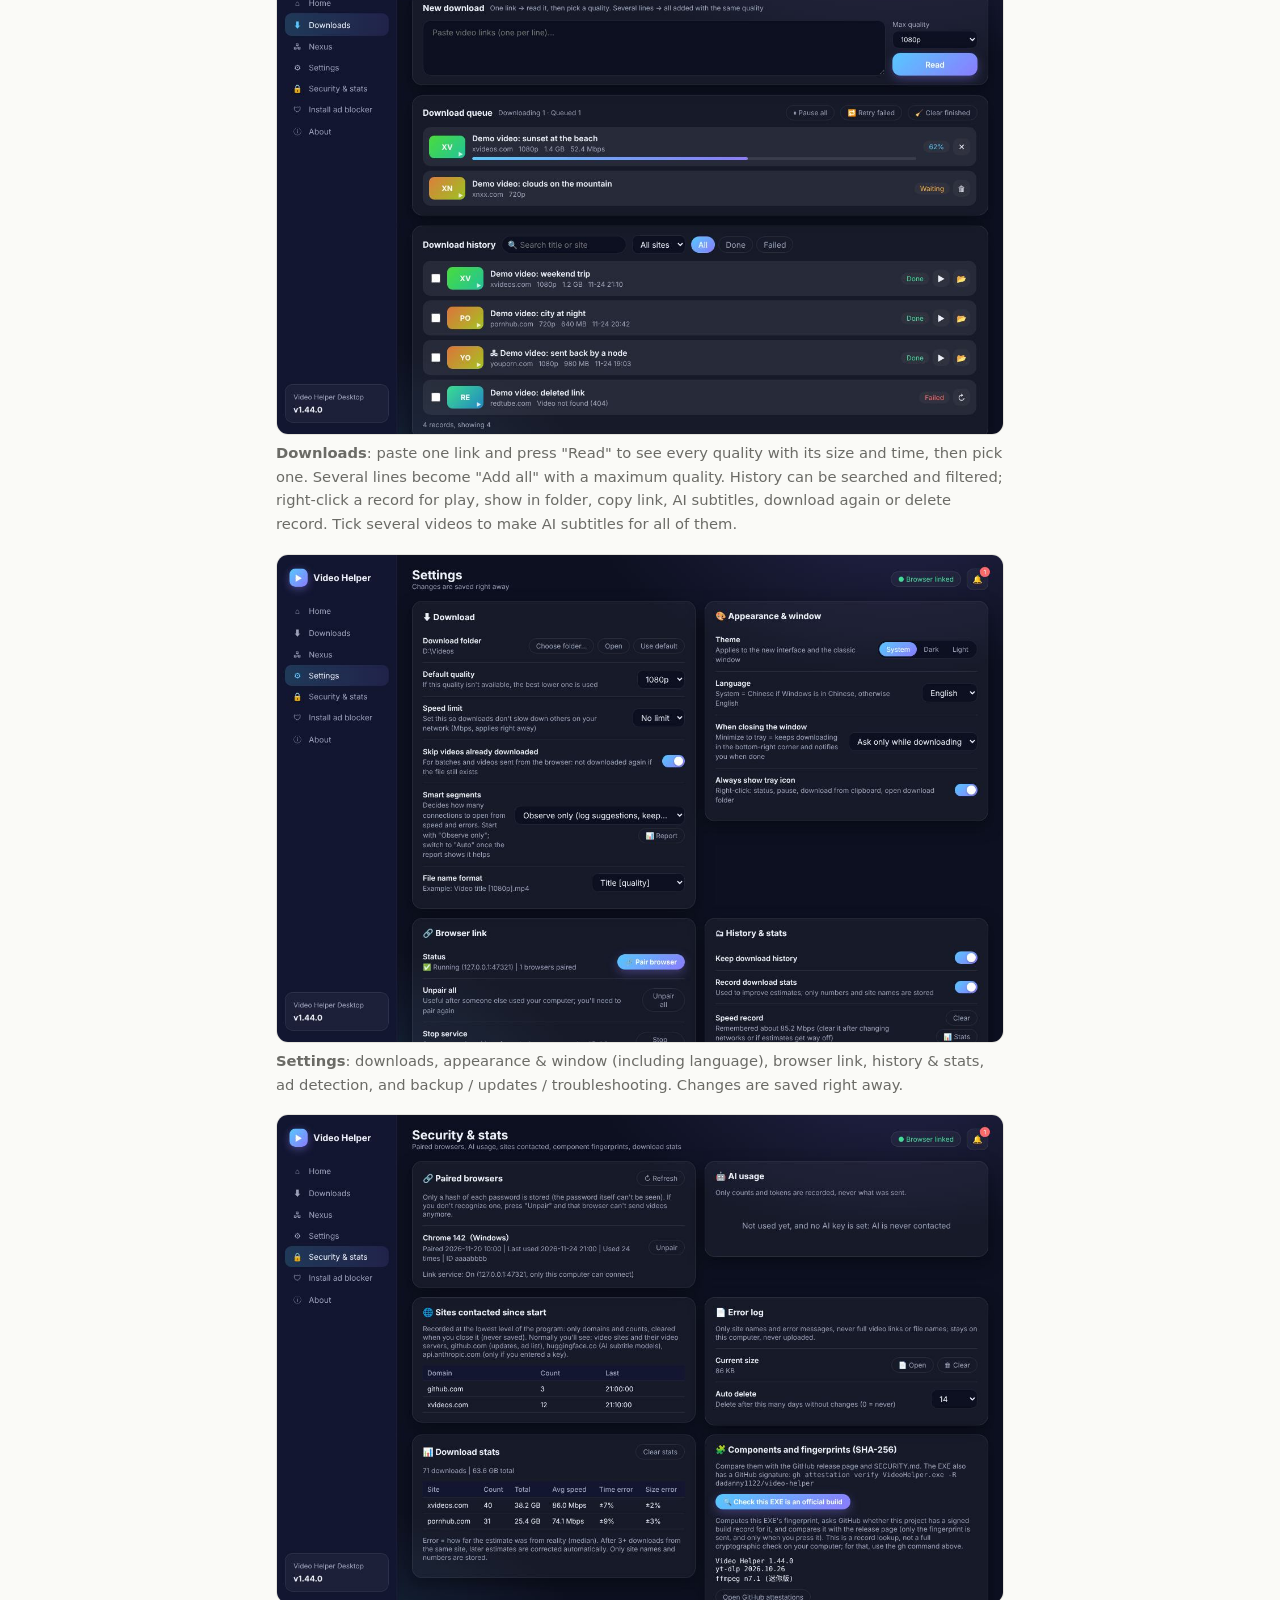
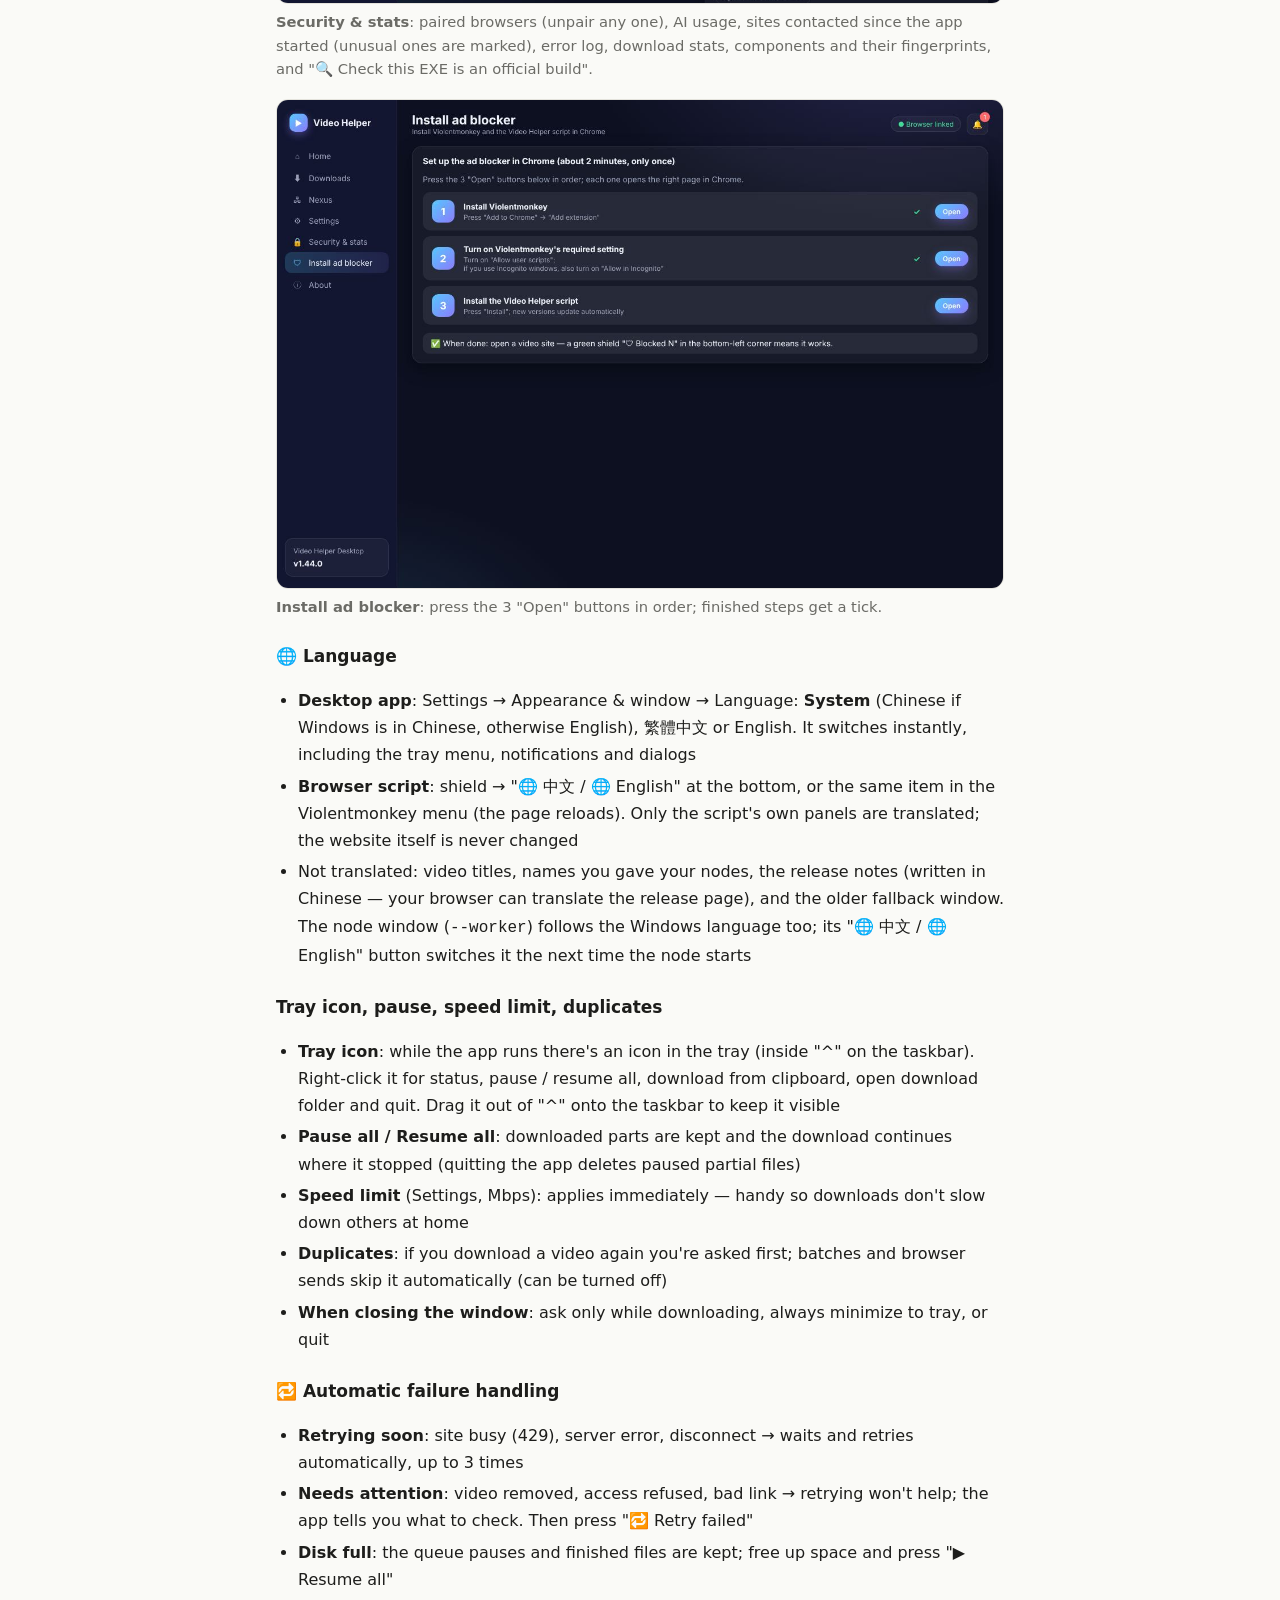
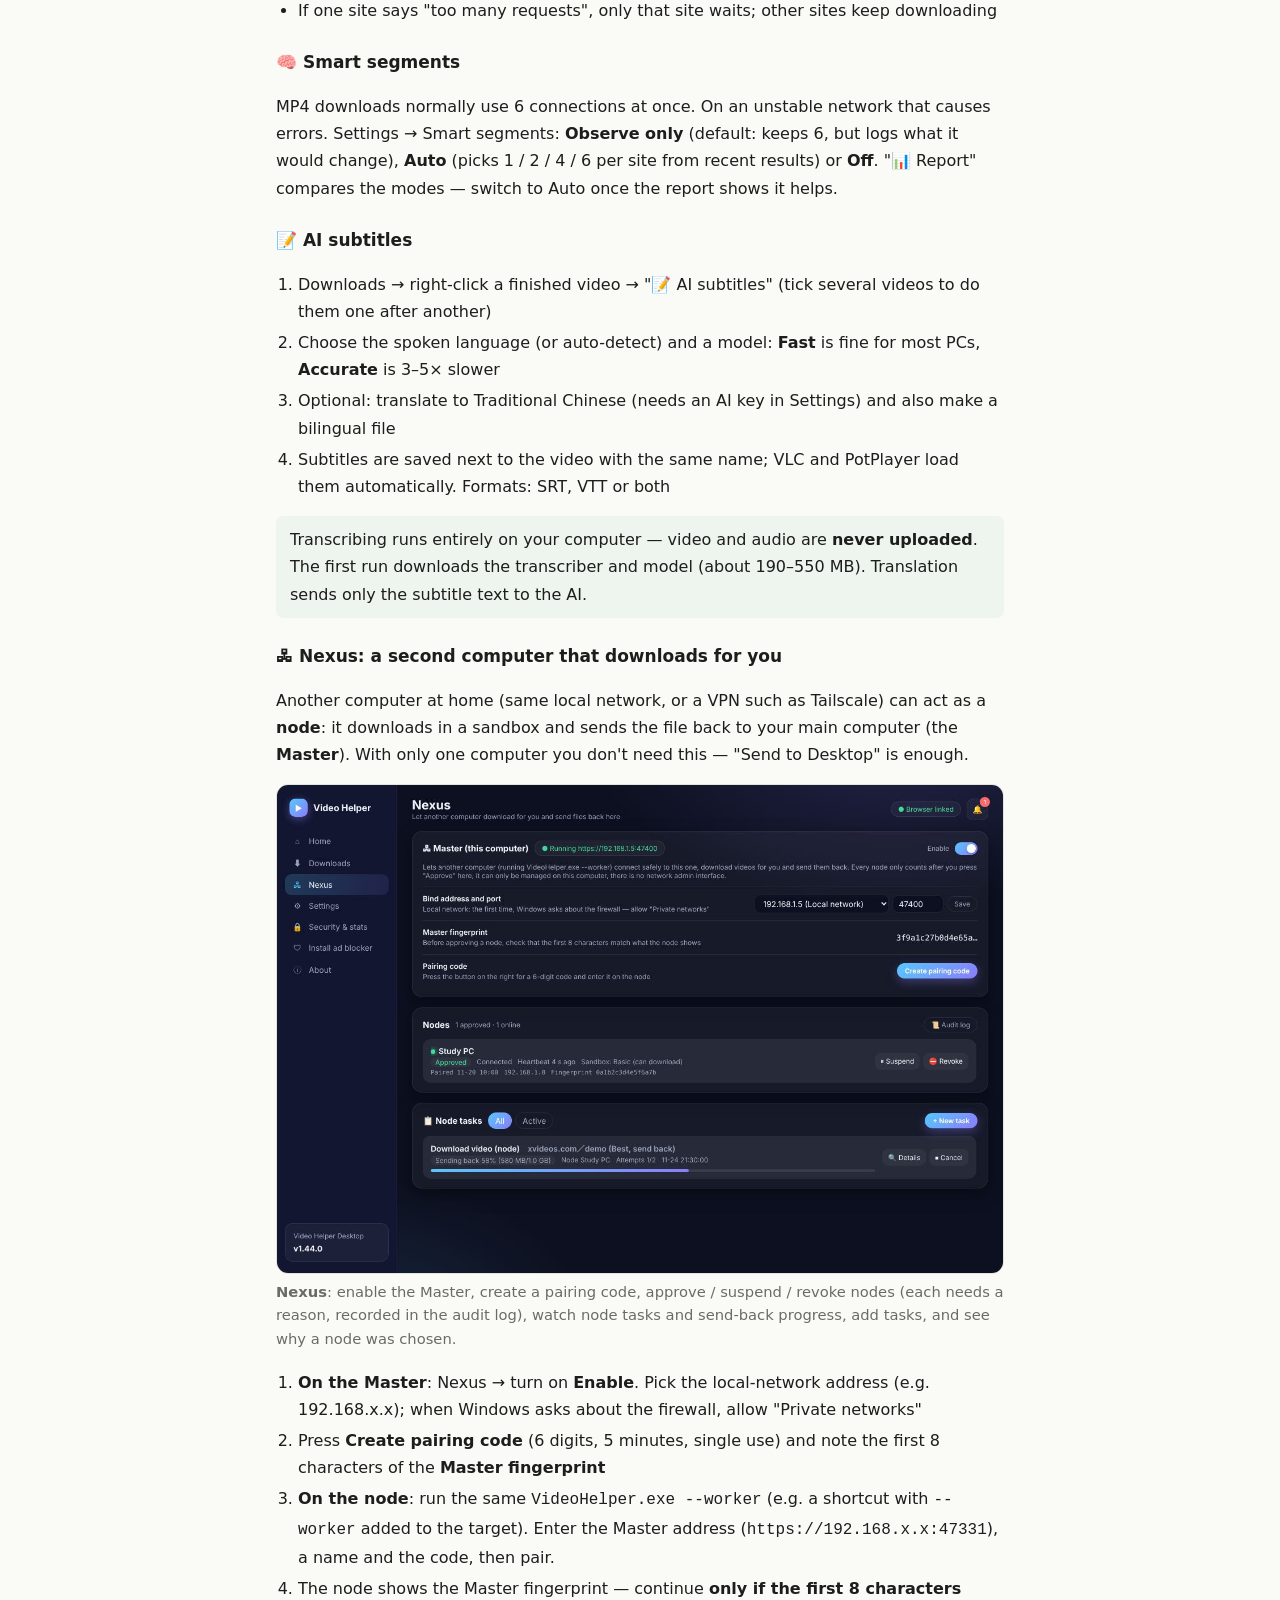
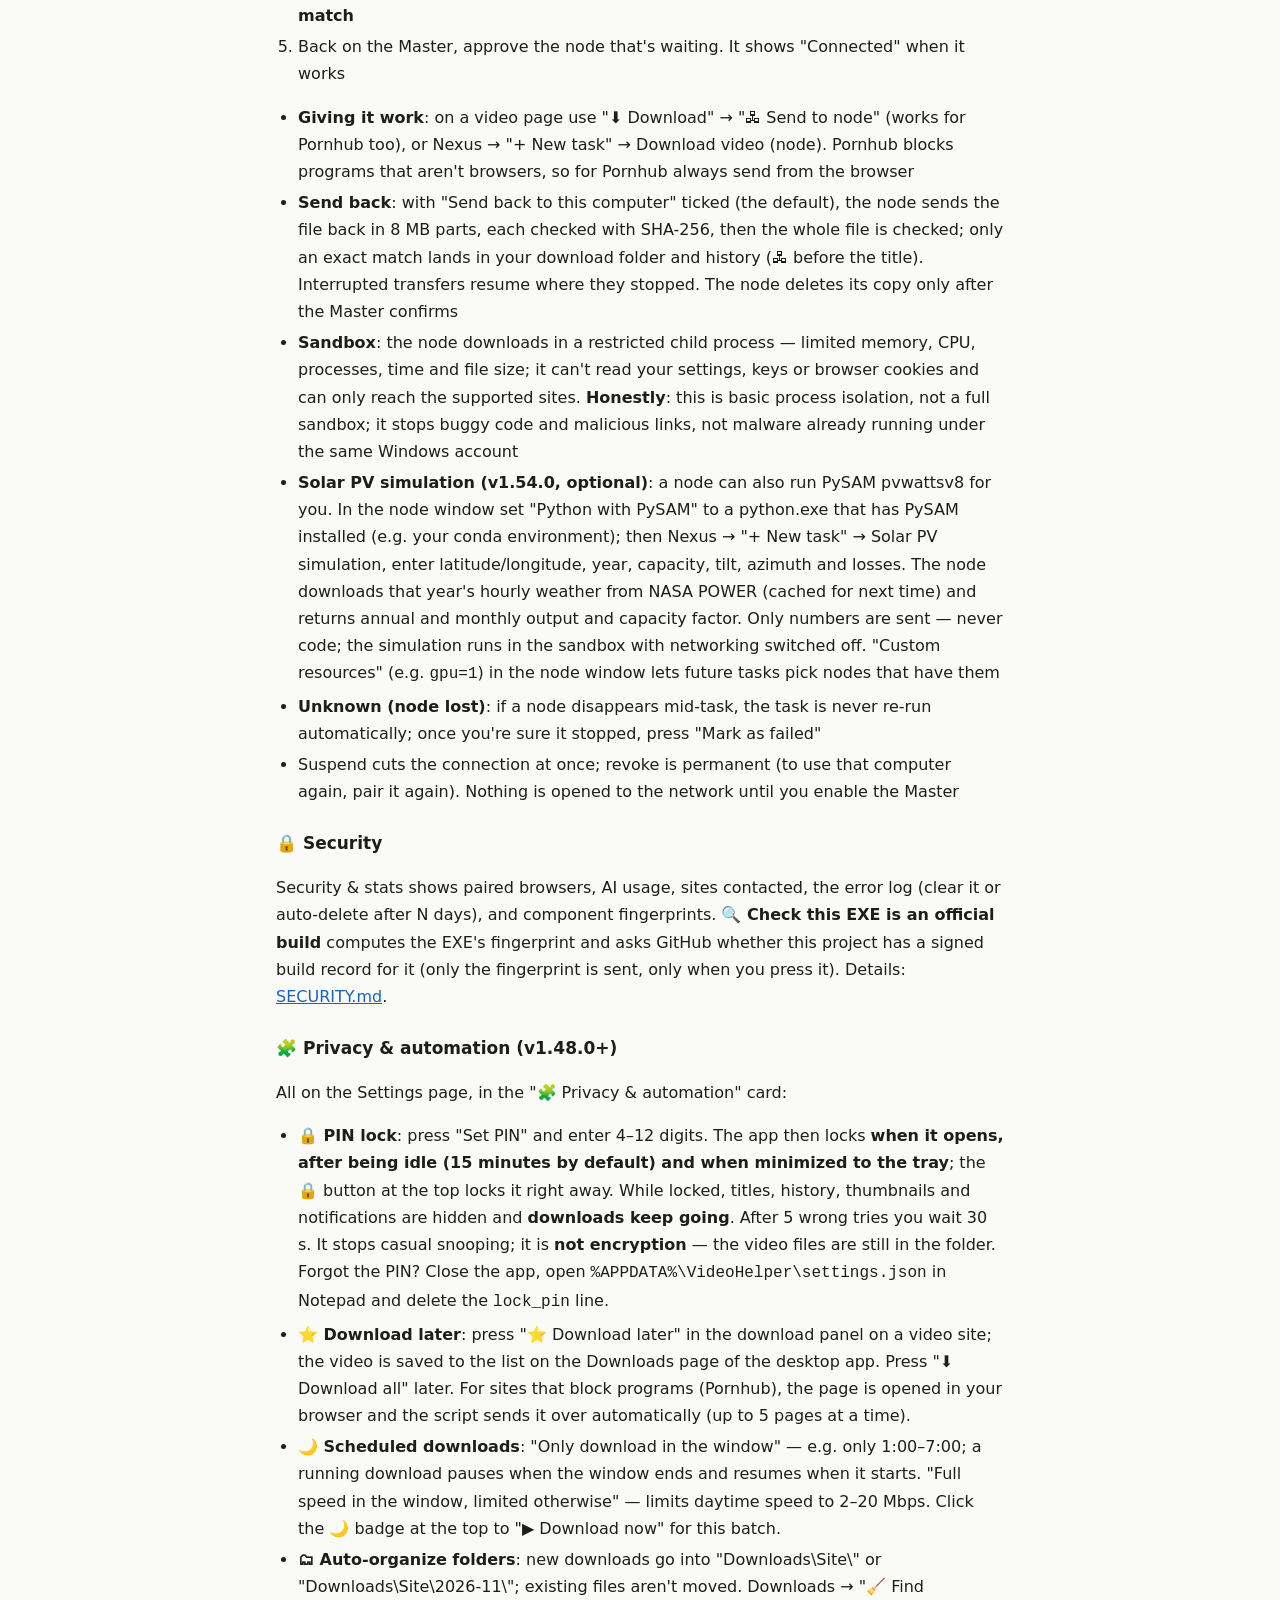
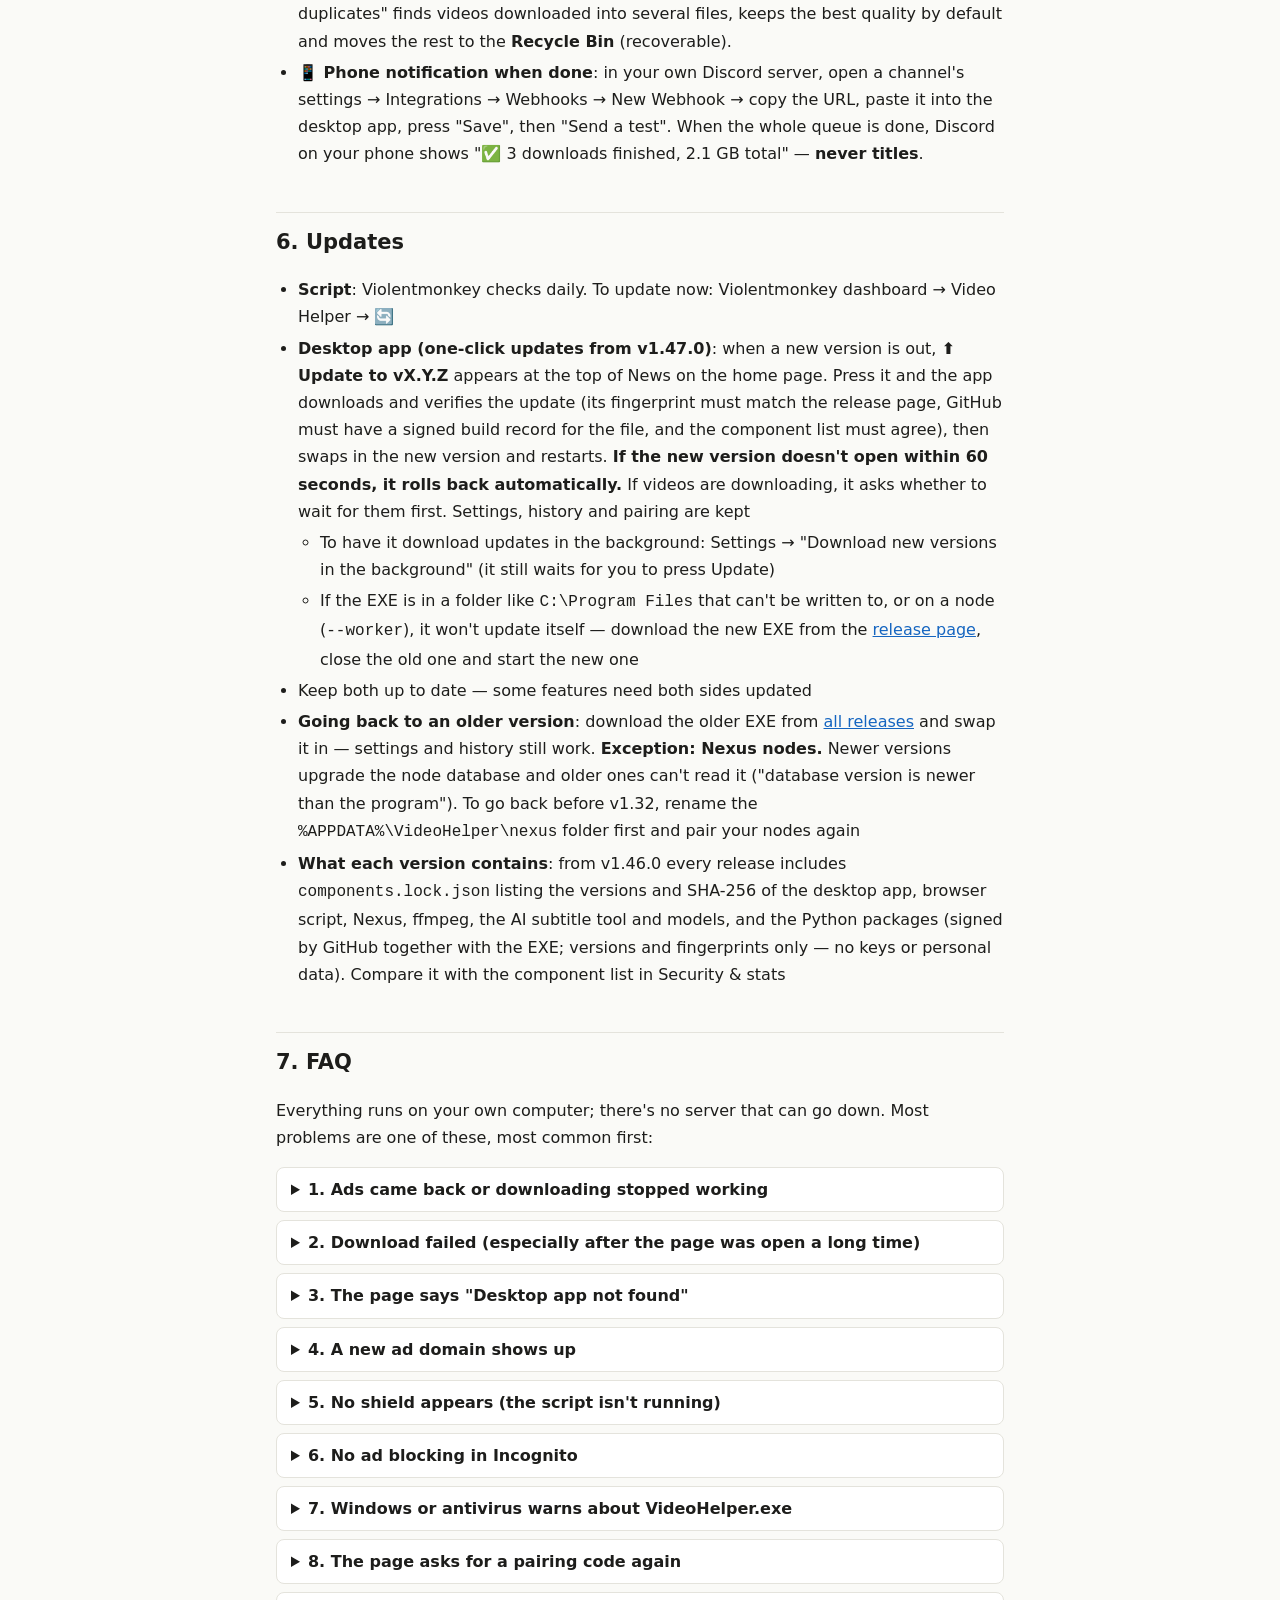
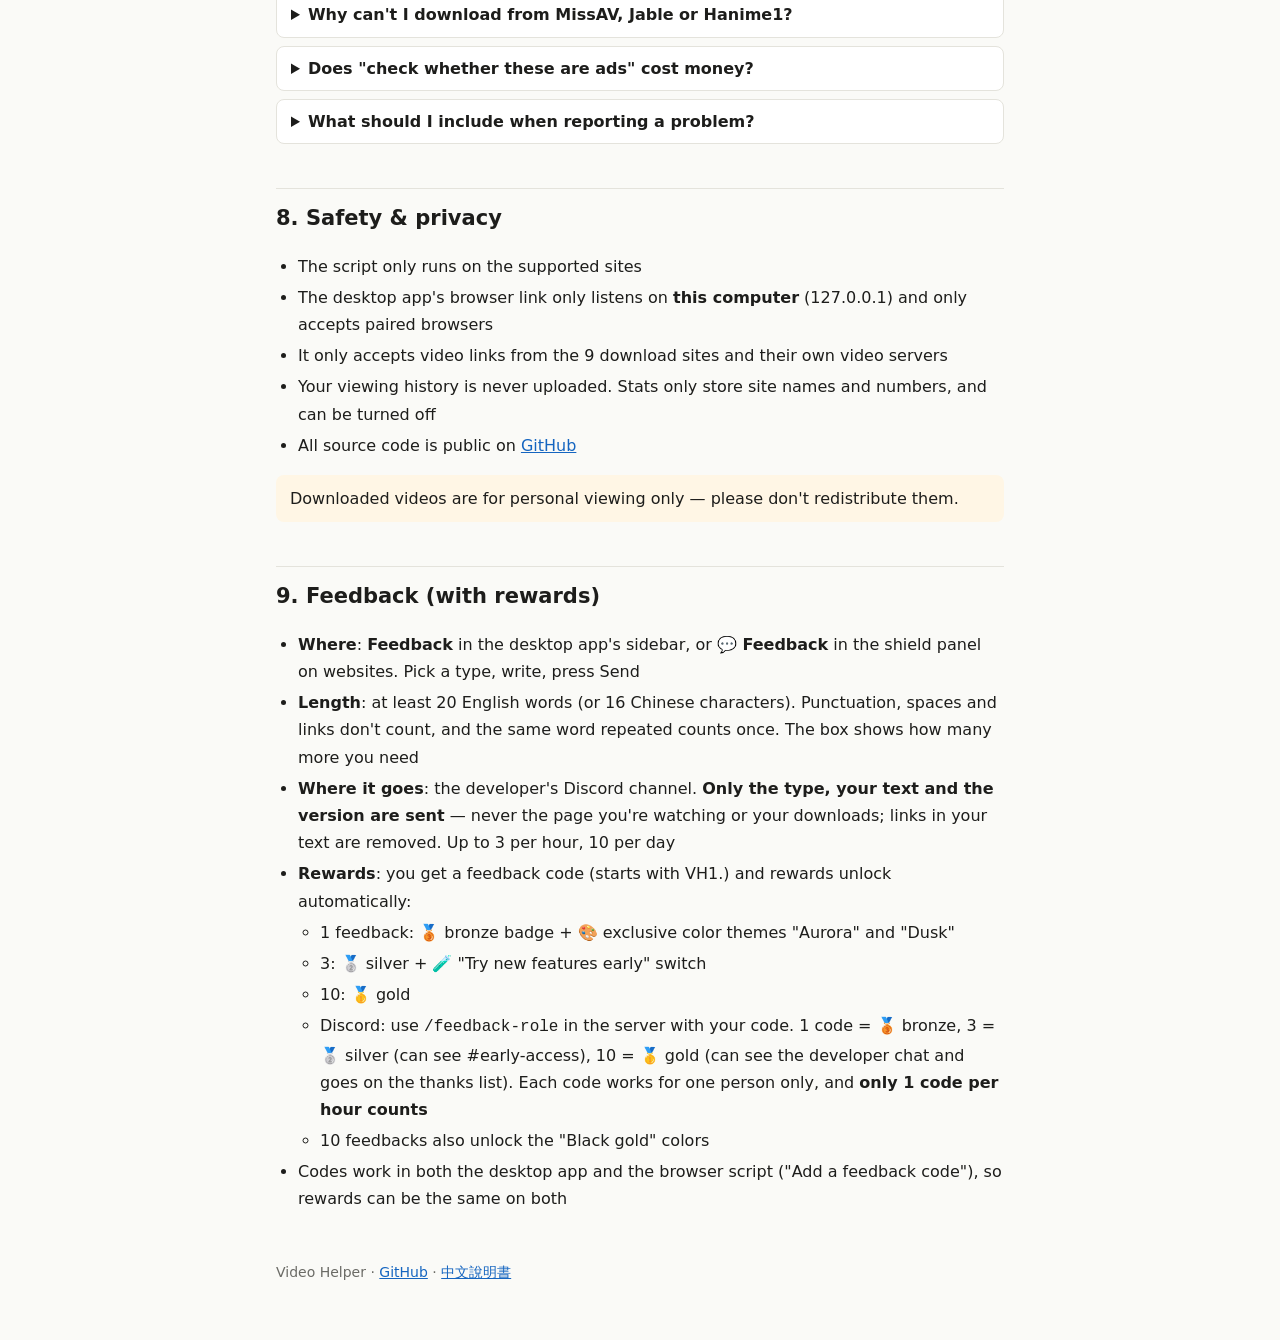
<file: docs/manual/en/index.html>
<!doctype html>
<html lang="en">
<head>
<meta charset="utf-8">
<meta name="viewport" content="width=device-width, initial-scale=1">
<title>Video Helper manual</title>
<style>
  :root { --bg:#fafaf7; --fg:#1d1d1b; --muted:#6b6b66; --card:#fff; --line:#e4e3dc; --accent:#c62828; --blue:#1565c0; --tip:#eef5ee; --warn:#fff6e5; }
  @media (prefers-color-scheme: dark) {
    :root { --bg:#151514; --fg:#ecebe6; --muted:#a3a29b; --card:#1f1f1d; --line:#33332f; --accent:#ef5350; --blue:#64b5f6; --tip:#1d2a1f; --warn:#2e2715; }
  }
  * { box-sizing:border-box; }
  figure { margin:14px 0 18px; } figure img { width:100%; border-radius:12px; border:1px solid var(--line); display:block; } figcaption { font-size:.92em; color:var(--muted); margin-top:6px; line-height:1.6; }
  body { margin:0; background:var(--bg); color:var(--fg); font:16px/1.7 Inter,"Segoe UI",system-ui,sans-serif; }
  main { max-width:760px; margin:0 auto; padding:32px 16px 80px; }
  h1 { font-size:30px; margin:0 0 4px; }
  h2 { font-size:21px; margin:44px 0 10px; padding-top:12px; border-top:1px solid var(--line); }
  h3 { font-size:17px; margin:24px 0 6px; }
  .sub { color:var(--muted); margin:0 0 20px; }
  .lang { float:right; font-size:14px; }
  nav { background:var(--card); border:1px solid var(--line); border-radius:10px; padding:12px 16px; }
  nav a { display:inline-block; margin:2px 12px 2px 0; }
  a { color:var(--blue); }
  .parts { display:grid; grid-template-columns:1fr 1fr; gap:12px; margin:14px 0; }
  @media (max-width:560px) { .parts { grid-template-columns:1fr; } }
  .card { background:var(--card); border:1px solid var(--line); border-radius:10px; padding:14px 16px; }
  .card .t { display:block; font-size:17px; font-weight:700; margin-bottom:4px; }
  ol, ul { padding-left:22px; } li { margin:4px 0; }
  .tip, .warn { border-radius:8px; padding:10px 14px; margin:12px 0; }
  .tip { background:var(--tip); } .warn { background:var(--warn); }
  .k { display:inline-block; padding:0 7px; border-radius:5px; font-size:14px; color:#fff; background:var(--accent); white-space:nowrap; }
  .k.b { background:#1565c0; }
  table { width:100%; border-collapse:collapse; font-size:15px; }
  td, th { border-bottom:1px solid var(--line); padding:8px 6px; text-align:left; vertical-align:top; }
  th { color:var(--muted); font-weight:600; }
  details { background:var(--card); border:1px solid var(--line); border-radius:8px; padding:8px 14px; margin:8px 0; }
  summary { cursor:pointer; font-weight:600; }
  footer { margin-top:48px; color:var(--muted); font-size:14px; }
</style>
</head>
<body>
<main>
<a class="lang" href="../">中文說明書</a>
<h1>Video Helper manual</h1>
<p class="sub">A small toolkit that blocks ads and malicious links on video sites and downloads videos in one click. Reading this takes about 5 minutes.</p>

<nav>
  <a href="#what">1. What it is</a><a href="#install">2. Install</a><a href="#browser">3. In the browser</a>
  <a href="#download">4. Downloading</a><a href="#app">5. The desktop app</a><a href="#update">6. Updates</a>
  <a href="#faq">7. FAQ</a><a href="#safe">8. Safety &amp; privacy</a>
</nav>

<h2 id="what">1. What it is</h2>
<p>Video Helper has two parts. You can install just the first one, or use both together:</p>
<div class="parts">
  <div class="card"><span class="t">① Script (in your browser)</span>Works in the background while you watch: blocks pop-up ads, sneaky redirects and suspicious downloads, skips pre-roll ads and shows how long a video will take to load. It can also download small videos right in the browser.</div>
  <div class="card"><span class="t">② Desktop app (VideoHelper.exe)</span>A Windows program just for <b>downloading</b>: high quality, big files, many videos in a queue, keeps going after you close the page, and saves plain MP4 files.</div>
</div>
<p>Once the two are paired, one button on the video page sends the video to the desktop app.</p>
<p><b>Full support (including downloads):</b> Pornhub, XVideos, XNXX, YouPorn, RedTube, xHamster, Tube8, YouJizz, SpankBang.</p>
<p><b>Ad blocking and load estimates only (no downloads):</b> MissAV, Jable, Hanime1, Eporner, HQporner, Beeg, YourPorn, XMoviesForYou, PornTrex, PornOne, 3Movs, PornDig, CumLouder, TXXX, PornDoe.</p>
<div class="tip"><b>Language:</b> both parts follow your system language — Chinese if your Windows / browser is in Chinese, English otherwise. You can switch any time (see <a href="#lang">Language</a>).</div>

<h2 id="install">2. Install</h2>
<h3>Option A: let the desktop app set things up (easiest)</h3>
<ol>
  <li>Download <b>VideoHelper.exe</b> from the <a href="https://github.com/dadanny1122/video-helper/releases/latest">release page</a> and double-click it</li>
  <li>If Windows says "Windows protected your PC", click "More info" → "Run anyway" (the program isn't signed with a paid certificate — see <a href="#faq">FAQ 7</a>)</li>
  <li>The first time, it opens the <b>Install ad blocker</b> page: press the 3 "Open" buttons in order — install Violentmonkey → turn on its required setting → install the script</li>
</ol>
<h3>Option B: browser part only</h3>
<ol>
  <li>Install the <a href="https://violentmonkey.github.io/">Violentmonkey</a> extension in Chrome</li>
  <li>Open the <a href="https://greasyfork.org/en/scripts/601901-video-helper">script page on Greasy Fork</a> (adult scripts are only listed when you're signed in) or install straight from <a href="https://raw.githubusercontent.com/dadanny1122/video-helper/main/video-helper.user.js">GitHub</a>, then confirm in Violentmonkey</li>
  <li>In newer Chrome: open <code>chrome://extensions</code> → Violentmonkey "Details" → turn on <b>Allow user scripts</b></li>
</ol>
<div class="tip">When it works, a 🛡 shield with a block counter appears in the bottom-left corner of supported sites.</div>
<h3>Recommended: add a community-maintained ad blocker</h3>
<p>Video Helper has a single maintainer, so it may take a few days to catch up when a site changes. Add an ad blocker whose rules are updated daily by a large community as your baseline — the two work fine together:</p>
<ul>
  <li><b>Chrome, Edge</b>: <a href="https://chromewebstore.google.com/detail/ublock-origin-lite/ddkjiahejlhfcafbddmgiahcphecmpfh">uBlock Origin Lite</a> (the original uBlock Origin no longer runs in Chrome)</li>
  <li><b>Firefox</b>: <a href="https://addons.mozilla.org/en-US/firefox/addon/ublock-origin/">uBlock Origin</a> (full version, blocks the most)</li>
</ul>
<p>Split of work: general ads and trackers → uBlock; site-specific pop-ups, pre-roll ads, downloads, load-time estimates and the panic key → Video Helper.</p>
<p>A site broke (no video found, ads get through)? Shield → <b>🐞 Report a broken site</b> opens a GitHub report form (needs a GitHub account; <b>only the site name and version are attached, never the page you're watching</b>). No account? Use <b>🔧 Diagnose</b> and send the data to the developer.</p>

<h2 id="browser">3. In the browser</h2>
<table>
  <tr><th>What you'll see</th><th>What it does</th></tr>
  <tr><td>🛡 shield, bottom left</td><td>How many ads were blocked. Click it to see what was blocked recently and why</td></tr>
  <tr><td>Estimate box next to the video</td><td>Current speed, how soon playback starts, how long the whole video takes to load, and the playback status (loading / playing / stalling)</td></tr>
  <tr><td>Small labels on video lists</td><td>Estimated load time for each video</td></tr>
  <tr><td><span class="k">⬇ Download</span>, bottom right</td><td>Pick a quality and download (the 9 fully supported sites)</td></tr>
</table>
<h3>If something was blocked by mistake</h3>
<ul>
  <li>Shield → "<b>⏸ Pause ad blocking on this tab</b>": only this tab, resumes when you close it</li>
  <li>Shield → "<b>Blocked by mistake?</b>": copies a report you can send to the author</li>
  <li>Shield → "<b>🩺 Health check</b>": shows whether every part is working</li>
  <li>Shield → "<b>⚙ Features</b>", or the Violentmonkey icon: switch each feature on or off</li>
  <li>Shield → "<b>🔍 Check whether these are ads</b>": compares the sites this page connects to with a free public ad list; red ones can be blocked with one click. Never block the site's own video server (green, e.g. phncdn.com)</li>
</ul>
<h3 id="privacy">🚨 Panic key and tab disguise (off by default)</h3>
<p>Turn them on under shield → "<b>⚙ Features</b>":</p>
<ul>
  <li><b>Panic key</b>: press <span class="k">Esc</span> twice quickly → the video mutes and pauses, and the tab jumps to Google. "Back" won't return to the video. To choose another page: Violentmonkey icon → "🚨 Panic key destination…". Earlier pages in the tab history can't be erased by a script, so use an Incognito window if that matters</li>
  <li><b>Tab disguise</b>: the tab title becomes "Untitled document" and the icon becomes a document icon</li>
</ul>

<h2 id="download">4. Downloading</h2>
<p>Press <span class="k">⬇ Download</span> to list each quality with its size and estimated time. Each line has two (or three) ways to download:</p>
<table>
  <tr><th>How</th><th>Good for</th><th>Notes</th></tr>
  <tr><td>Click the line itself</td><td>Small files</td><td>Downloads in the browser. Keep the tab open until it finishes; big files use a lot of memory</td></tr>
  <tr><td><span class="k b">🖥 Send to Desktop</span></td><td><b>Recommended</b>, big / high quality</td><td>The desktop app downloads it in the background; you can close the page</td></tr>
  <tr><td><span class="k b">🖧 Send to node</span></td><td>A second computer</td><td>Another computer downloads it and sends it back (see <a href="#nodes">Nexus</a>)</td></tr>
</table>
<h3>First time using "Send to Desktop": pair (once per browser)</h3>
<ol>
  <li>In the desktop app, open <b>Settings → Browser link → 🔗 Pair browser</b>. A 6-digit code appears (valid for 5 minutes)</li>
  <li>Back on the video page, press <span class="k b">🖥 Send to Desktop</span>; a box asks for the code</li>
  <li>Enter the 6 digits — done. From now on it sends straight away, even after updates</li>
</ol>
<div class="tip">Pairing means only <b>your</b> paired browser can send videos to your desktop app. Websites and other computers can't.</div>
<h3>Every time after that</h3>
<ol>
  <li>Keep the desktop app running (minimized to the tray is fine)</li>
  <li>Video page → <span class="k">⬇ Download</span> → <span class="k b">🖥 Send to Desktop</span> next to the quality you want</li>
  <li>The panel shows: Reading → Queued → Downloading xx% → ✅ Done</li>
  <li>In the desktop app, <b>Downloads</b> → press ▶ to play</li>
</ol>

<h2 id="app">5. The desktop app</h2>
<p>Use the menu on the left to switch pages. The new interface needs Microsoft WebView2 (included in Windows 11 and most Windows 10 PCs); without it the app falls back to the older window, which is Chinese only. The pictures use demo data.</p>
<figure><img src="img/ui-home.jpg" alt="Home" loading="lazy"><figcaption><b>Home</b>: paste links at the top and press "⬇ Download" (one per line adds several, with the default quality). Four stat cards, the download list with filters, ▶ play and 📂 open folder, Nexus status, what's new and quick actions. 🔔 at the top right holds notifications; clicking one takes you to the related page.</figcaption></figure>
<figure><img src="img/ui-dl.jpg" alt="Downloads" loading="lazy"><figcaption><b>Downloads</b>: paste one link and press "Read" to see every quality with its size and time, then pick one. Several lines become "Add all" with a maximum quality. History can be searched and filtered; right-click a record for play, show in folder, copy link, AI subtitles, download again or delete record. Tick several videos to make AI subtitles for all of them.</figcaption></figure>
<figure><img src="img/ui-set.jpg" alt="Settings" loading="lazy"><figcaption><b>Settings</b>: downloads, appearance &amp; window (including language), browser link, history &amp; stats, ad detection, and backup / updates / troubleshooting. Changes are saved right away.</figcaption></figure>
<figure><img src="img/ui-sec.jpg" alt="Security &amp; stats" loading="lazy"><figcaption><b>Security &amp; stats</b>: paired browsers (unpair any one), AI usage, sites contacted since the app started (unusual ones are marked), error log, download stats, components and their fingerprints, and "🔍 Check this EXE is an official build".</figcaption></figure>
<figure><img src="img/ui-setup.jpg" alt="Install ad blocker" loading="lazy"><figcaption><b>Install ad blocker</b>: press the 3 "Open" buttons in order; finished steps get a tick.</figcaption></figure>

<h3 id="lang">🌐 Language</h3>
<ul>
  <li><b>Desktop app</b>: Settings → Appearance &amp; window → Language: <b>System</b> (Chinese if Windows is in Chinese, otherwise English), 繁體中文 or English. It switches instantly, including the tray menu, notifications and dialogs</li>
  <li><b>Browser script</b>: shield → "🌐 中文 / 🌐 English" at the bottom, or the same item in the Violentmonkey menu (the page reloads). Only the script's own panels are translated; the website itself is never changed</li>
  <li>Not translated: video titles, names you gave your nodes, the release notes (written in Chinese — your browser can translate the release page), and the older fallback window. The node window (<code>--worker</code>) follows the Windows language too; its "🌐 中文 / 🌐 English" button switches it the next time the node starts</li>
</ul>

<h3>Tray icon, pause, speed limit, duplicates</h3>
<ul>
  <li><b>Tray icon</b>: while the app runs there's an icon in the tray (inside "^" on the taskbar). Right-click it for status, pause / resume all, download from clipboard, open download folder and quit. Drag it out of "^" onto the taskbar to keep it visible</li>
  <li><b>Pause all / Resume all</b>: downloaded parts are kept and the download continues where it stopped (quitting the app deletes paused partial files)</li>
  <li><b>Speed limit</b> (Settings, Mbps): applies immediately — handy so downloads don't slow down others at home</li>
  <li><b>Duplicates</b>: if you download a video again you're asked first; batches and browser sends skip it automatically (can be turned off)</li>
  <li><b>When closing the window</b>: ask only while downloading, always minimize to tray, or quit</li>
</ul>

<h3>🔁 Automatic failure handling</h3>
<ul>
  <li><b>Retrying soon</b>: site busy (429), server error, disconnect → waits and retries automatically, up to 3 times</li>
  <li><b>Needs attention</b>: video removed, access refused, bad link → retrying won't help; the app tells you what to check. Then press "🔁 Retry failed"</li>
  <li><b>Disk full</b>: the queue pauses and finished files are kept; free up space and press "▶ Resume all"</li>
  <li>If one site says "too many requests", only that site waits; other sites keep downloading</li>
</ul>

<h3>🧠 Smart segments</h3>
<p>MP4 downloads normally use 6 connections at once. On an unstable network that causes errors. Settings → Smart segments: <b>Observe only</b> (default: keeps 6, but logs what it would change), <b>Auto</b> (picks 1 / 2 / 4 / 6 per site from recent results) or <b>Off</b>. "📊 Report" compares the modes — switch to Auto once the report shows it helps.</p>

<h3 id="subtitle">📝 AI subtitles</h3>
<ol>
  <li>Downloads → right-click a finished video → "📝 AI subtitles" (tick several videos to do them one after another)</li>
  <li>Choose the spoken language (or auto-detect) and a model: <b>Fast</b> is fine for most PCs, <b>Accurate</b> is 3–5× slower</li>
  <li>Optional: translate to Traditional Chinese (needs an AI key in Settings) and also make a bilingual file</li>
  <li>Subtitles are saved next to the video with the same name; VLC and PotPlayer load them automatically. Formats: SRT, VTT or both</li>
</ol>
<div class="tip">Transcribing runs entirely on your computer — video and audio are <b>never uploaded</b>. The first run downloads the transcriber and model (about 190–550 MB). Translation sends only the subtitle text to the AI.</div>

<h3 id="nodes">🖧 Nexus: a second computer that downloads for you</h3>
<p>Another computer at home (same local network, or a VPN such as Tailscale) can act as a <b>node</b>: it downloads in a sandbox and sends the file back to your main computer (the <b>Master</b>). With only one computer you don't need this — "Send to Desktop" is enough.</p>
<figure><img src="img/ui-nodes.jpg" alt="Nexus" loading="lazy"><figcaption><b>Nexus</b>: enable the Master, create a pairing code, approve / suspend / revoke nodes (each needs a reason, recorded in the audit log), watch node tasks and send-back progress, add tasks, and see why a node was chosen.</figcaption></figure>
<ol>
  <li><b>On the Master</b>: Nexus → turn on <b>Enable</b>. Pick the local-network address (e.g. 192.168.x.x); when Windows asks about the firewall, allow "Private networks"</li>
  <li>Press <b>Create pairing code</b> (6 digits, 5 minutes, single use) and note the first 8 characters of the <b>Master fingerprint</b></li>
  <li><b>On the node</b>: run the same <code>VideoHelper.exe --worker</code> (e.g. a shortcut with <code>--worker</code> added to the target). Enter the Master address (<code>https://192.168.x.x:47331</code>), a name and the code, then pair.</li>
  <li>The node shows the Master fingerprint — continue <b>only if the first 8 characters match</b></li>
  <li>Back on the Master, approve the node that's waiting. It shows "Connected" when it works</li>
</ol>
<ul>
  <li><b>Giving it work</b>: on a video page use "⬇ Download" → "🖧 Send to node" (works for Pornhub too), or Nexus → "+ New task" → Download video (node). Pornhub blocks programs that aren't browsers, so for Pornhub always send from the browser</li>
  <li><b>Send back</b>: with "Send back to this computer" ticked (the default), the node sends the file back in 8 MB parts, each checked with SHA-256, then the whole file is checked; only an exact match lands in your download folder and history (🖧 before the title). Interrupted transfers resume where they stopped. The node deletes its copy only after the Master confirms</li>
  <li><b>Sandbox</b>: the node downloads in a restricted child process — limited memory, CPU, processes, time and file size; it can't read your settings, keys or browser cookies and can only reach the supported sites. <b>Honestly</b>: this is basic process isolation, not a full sandbox; it stops buggy code and malicious links, not malware already running under the same Windows account</li>
  <li><b>Solar PV simulation (v1.54.0, optional)</b>: a node can also run PySAM pvwattsv8 for you. In the node window set "Python with PySAM" to a python.exe that has PySAM installed (e.g. your conda environment); then Nexus → "+ New task" → Solar PV simulation, enter latitude/longitude, year, capacity, tilt, azimuth and losses. The node downloads that year's hourly weather from NASA POWER (cached for next time) and returns annual and monthly output and capacity factor. Only numbers are sent — never code; the simulation runs in the sandbox with networking switched off. "Custom resources" (e.g. <code>gpu=1</code>) in the node window lets future tasks pick nodes that have them</li>
  <li><b>Unknown (node lost)</b>: if a node disappears mid-task, the task is never re-run automatically; once you're sure it stopped, press "Mark as failed"</li>
  <li>Suspend cuts the connection at once; revoke is permanent (to use that computer again, pair it again). Nothing is opened to the network until you enable the Master</li>
</ul>

<h3 id="security">🔒 Security</h3>
<p>Security &amp; stats shows paired browsers, AI usage, sites contacted, the error log (clear it or auto-delete after N days), and component fingerprints. <b>🔍 Check this EXE is an official build</b> computes the EXE's fingerprint and asks GitHub whether this project has a signed build record for it (only the fingerprint is sent, only when you press it). Details: <a href="https://github.com/dadanny1122/video-helper/blob/main/SECURITY.md">SECURITY.md</a>.</p>

<h3 id="extras">🧩 Privacy &amp; automation (v1.48.0+)</h3>
<p>All on the Settings page, in the "🧩 Privacy &amp; automation" card:</p>
<ul>
  <li><b>🔒 PIN lock</b>: press "Set PIN" and enter 4–12 digits. The app then locks <b>when it opens, after being idle (15 minutes by default) and when minimized to the tray</b>; the 🔒 button at the top locks it right away. While locked, titles, history, thumbnails and notifications are hidden and <b>downloads keep going</b>. After 5 wrong tries you wait 30 s. It stops casual snooping; it is <b>not encryption</b> — the video files are still in the folder. Forgot the PIN? Close the app, open <code>%APPDATA%\VideoHelper\settings.json</code> in Notepad and delete the <code>lock_pin</code> line.</li>
  <li><b>⭐ Download later</b>: press "⭐ Download later" in the download panel on a video site; the video is saved to the list on the Downloads page of the desktop app. Press "⬇ Download all" later. For sites that block programs (Pornhub), the page is opened in your browser and the script sends it over automatically (up to 5 pages at a time).</li>
  <li><b>🌙 Scheduled downloads</b>: "Only download in the window" — e.g. only 1:00–7:00; a running download pauses when the window ends and resumes when it starts. "Full speed in the window, limited otherwise" — limits daytime speed to 2–20 Mbps. Click the 🌙 badge at the top to "▶ Download now" for this batch.</li>
  <li><b>🗂 Auto-organize folders</b>: new downloads go into "Downloads\Site\" or "Downloads\Site\2026-11\"; existing files aren't moved. Downloads → "🧹 Find duplicates" finds videos downloaded into several files, keeps the best quality by default and moves the rest to the <b>Recycle Bin</b> (recoverable).</li>
  <li><b>📱 Phone notification when done</b>: in your own Discord server, open a channel's settings → Integrations → Webhooks → New Webhook → copy the URL, paste it into the desktop app, press "Save", then "Send a test". When the whole queue is done, Discord on your phone shows "✅ 3 downloads finished, 2.1 GB total" — <b>never titles</b>.</li>
</ul>

<h2 id="update">6. Updates</h2>
<ul>
  <li><b>Script</b>: Violentmonkey checks daily. To update now: Violentmonkey dashboard → Video Helper → 🔄</li>
  <li><b>Desktop app (one-click updates from v1.47.0)</b>: when a new version is out, <b>⬆ Update to vX.Y.Z</b> appears at the top of News on the home page. Press it and the app downloads and verifies the update (its fingerprint must match the release page, GitHub must have a signed build record for the file, and the component list must agree), then swaps in the new version and restarts. <b>If the new version doesn't open within 60 seconds, it rolls back automatically.</b> If videos are downloading, it asks whether to wait for them first. Settings, history and pairing are kept
    <ul>
      <li>To have it download updates in the background: Settings → "Download new versions in the background" (it still waits for you to press Update)</li>
      <li>If the EXE is in a folder like <code>C:\Program Files</code> that can't be written to, or on a node (<code>--worker</code>), it won't update itself — download the new EXE from the <a href="https://github.com/dadanny1122/video-helper/releases/latest">release page</a>, close the old one and start the new one</li>
    </ul></li>
  <li>Keep both up to date — some features need both sides updated</li>
  <li><b>Going back to an older version</b>: download the older EXE from <a href="https://github.com/dadanny1122/video-helper/releases">all releases</a> and swap it in — settings and history still work. <b>Exception: Nexus nodes.</b> Newer versions upgrade the node database and older ones can't read it ("database version is newer than the program"). To go back before v1.32, rename the <code>%APPDATA%\VideoHelper\nexus</code> folder first and pair your nodes again</li>
  <li><b>What each version contains</b>: from v1.46.0 every release includes <code>components.lock.json</code> listing the versions and SHA-256 of the desktop app, browser script, Nexus, ffmpeg, the AI subtitle tool and models, and the Python packages (signed by GitHub together with the EXE; versions and fingerprints only — no keys or personal data). Compare it with the component list in Security &amp; stats</li>
</ul>

<h2 id="faq">7. FAQ</h2>
<p>Everything runs on your own computer; there's no server that can go down. Most problems are one of these, most common first:</p>
<details><summary>1. Ads came back or downloading stopped working</summary>Sites change their pages every few months. Update both parts first. If it's still broken, press F12 → "Console", copy the log and report it with the site name.</details>
<details><summary>2. Download failed (especially after the page was open a long time)</summary>Video links expire. <b>Reload the video page</b> and send it again. For network drops, press "🔁 Retry failed". HTTP 410 or 403 means the site blocks programs — send from the browser instead of pasting the link into the desktop app.</details>
<details><summary>3. The page says "Desktop app not found"</summary>The desktop app isn't running (minimized to the tray is fine). Check Settings → Browser link shows "Running".</details>
<details><summary>4. A new ad domain shows up</summary>Shield → "🔍 Check whether these are ads", block the red ones, reload the page.</details>
<details><summary>5. No shield appears (the script isn't running)</summary>Check the Violentmonkey icon is on and Video Helper is ticked. In newer Chrome turn on "Allow user scripts" for Violentmonkey in <code>chrome://extensions</code> (some versions need "Developer mode" first). Reload the page.</details>
<details><summary>6. No ad blocking in Incognito</summary><code>chrome://extensions</code> → Violentmonkey "Details" → turn on "Allow in Incognito".</details>
<details><summary>7. Windows or antivirus warns about VideoHelper.exe</summary>The program isn't signed with a paid certificate, so Windows warns about "unfamiliar" programs. Click "More info" → "Run anyway". Only download from the <a href="https://github.com/dadanny1122/video-helper/releases/latest">official release page</a>; the EXE is built automatically by GitHub from the public source code, and you can verify it in Security &amp; stats.</details>
<details><summary>8. The page asks for a pairing code again</summary>You switched browsers, cleared Violentmonkey data, or pressed "Unpair all". Just pair again.</details>
<details><summary>Why can't I download from MissAV, Jable or Hanime1?</summary>Their videos are mostly unauthorized reuploads of commercial work, so Video Helper only blocks ads there.</details>
<details><summary>Does "check whether these are ads" cost money?</summary>No. The desktop app compares against a free public list (about 70,000 known ad, tracking and malware domains) on your computer. Only if you add an Anthropic API key (paid, optional) are unknown domains sent to the AI — just the domain and site name.</details>
<details><summary>What should I include when reporting a problem?</summary>The site and video link, a screenshot, for missed ads the F12 → Console log, and for desktop errors the content of Settings → "📄 Error log".</details>

<h2 id="safe">8. Safety &amp; privacy</h2>
<ul>
  <li>The script only runs on the supported sites</li>
  <li>The desktop app's browser link only listens on <b>this computer</b> (127.0.0.1) and only accepts paired browsers</li>
  <li>It only accepts video links from the 9 download sites and their own video servers</li>
  <li>Your viewing history is never uploaded. Stats only store site names and numbers, and can be turned off</li>
  <li>All source code is public on <a href="https://github.com/dadanny1122/video-helper">GitHub</a></li>
</ul>
<div class="warn">Downloaded videos are for personal viewing only — please don't redistribute them.</div>

<h2 id="feedback">9. Feedback (with rewards)</h2>
<ul>
  <li><b>Where</b>: <b>Feedback</b> in the desktop app's sidebar, or <b>💬 Feedback</b> in the shield panel on websites. Pick a type, write, press Send</li>
  <li><b>Length</b>: at least 20 English words (or 16 Chinese characters). Punctuation, spaces and links don't count, and the same word repeated counts once. The box shows how many more you need</li>
  <li><b>Where it goes</b>: the developer's Discord channel. <b>Only the type, your text and the version are sent</b> — never the page you're watching or your downloads; links in your text are removed. Up to 3 per hour, 10 per day</li>
  <li><b>Rewards</b>: you get a feedback code (starts with VH1.) and rewards unlock automatically:
    <ul>
      <li>1 feedback: 🥉 bronze badge + 🎨 exclusive color themes "Aurora" and "Dusk"</li>
      <li>3: 🥈 silver + 🧪 "Try new features early" switch</li>
      <li>10: 🥇 gold</li>
      <li>Discord: use <code>/feedback-role</code> in the server with your code. 1 code = 🥉 bronze, 3 = 🥈 silver (can see #early-access), 10 = 🥇 gold (can see the developer chat and goes on the thanks list). Each code works for one person only, and <b>only 1 code per hour counts</b></li>
      <li>10 feedbacks also unlock the "Black gold" colors</li>
    </ul></li>
  <li>Codes work in both the desktop app and the browser script ("Add a feedback code"), so rewards can be the same on both</li>
</ul>

<footer>Video Helper · <a href="https://github.com/dadanny1122/video-helper">GitHub</a> · <a href="../">中文說明書</a></footer>
</main>
</body>
</html>
</file>
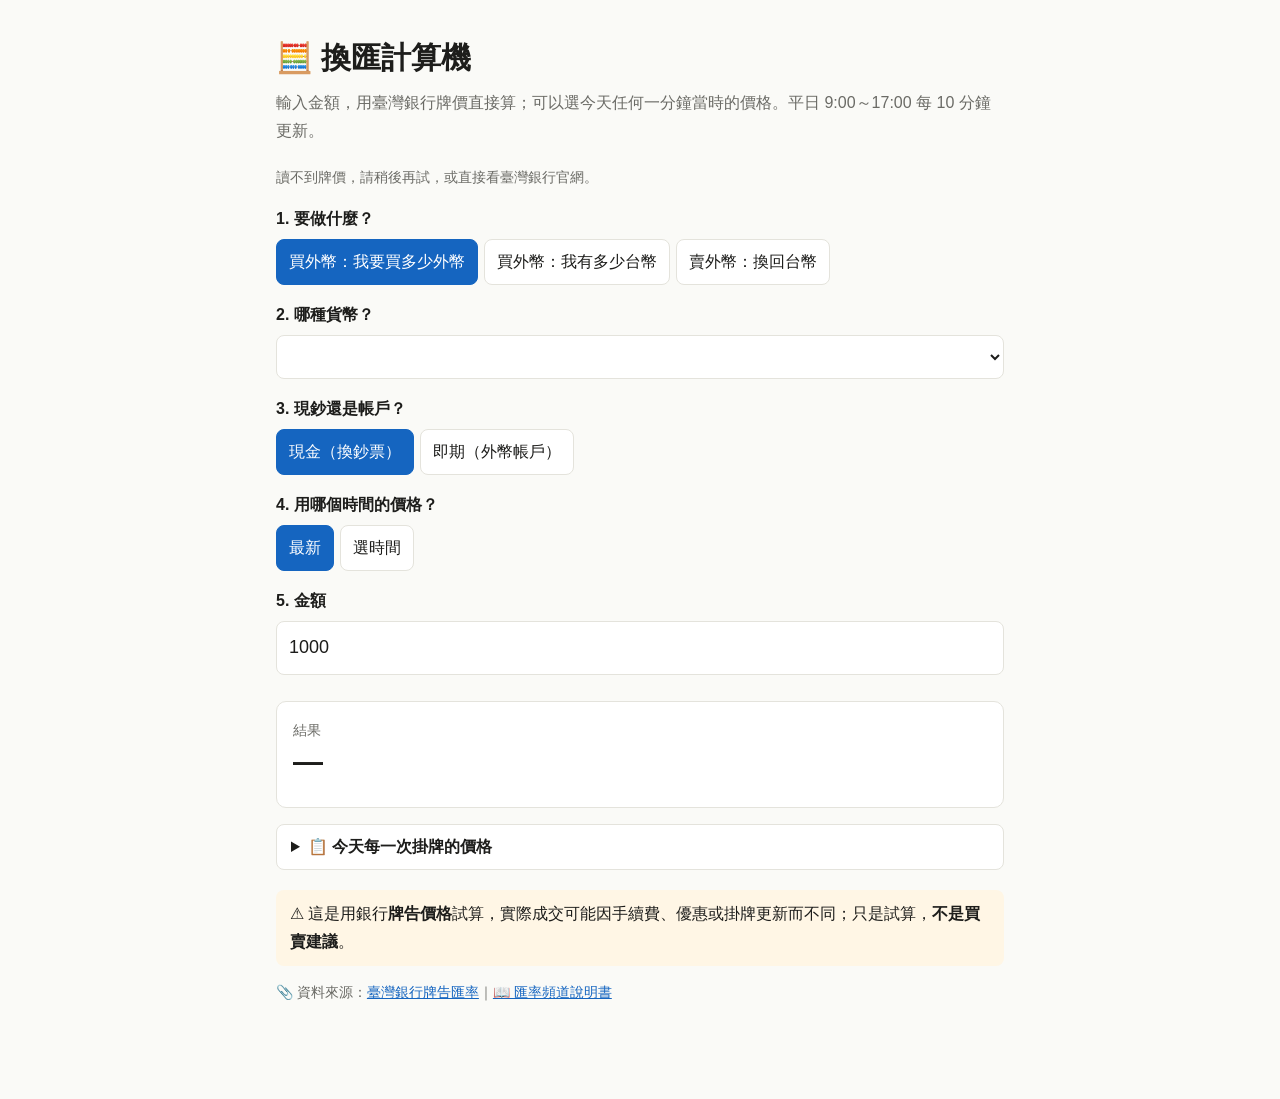
<file: docs/fx/calc.html>
<!doctype html>
<html lang="zh-Hant">
<head>
<meta charset="utf-8">
<meta name="viewport" content="width=device-width, initial-scale=1">
<title>換匯計算機</title>
<style>
  :root { --bg:#fafaf7; --fg:#1d1d1b; --muted:#6b6b66; --card:#fff; --line:#e4e3dc; --accent:#c62828; --blue:#1565c0; --tip:#eef5ee; --warn:#fff6e5; }
  @media (prefers-color-scheme: dark) {
    :root { --bg:#151514; --fg:#ecebe6; --muted:#a3a29b; --card:#1f1f1d; --line:#33332f; --accent:#ef5350; --blue:#64b5f6; --tip:#1d2a1f; --warn:#2e2715; }
  }
  * { box-sizing:border-box; }
  body { margin:0; background:var(--bg); color:var(--fg); font:16px/1.75 "Noto Sans TC","PingFang TC","Microsoft JhengHei",sans-serif; }
  main { max-width:760px; margin:0 auto; padding:32px 16px 80px; }
  h1 { font-size:30px; margin:0 0 4px; }
  h2 { font-size:21px; margin:44px 0 10px; padding-top:12px; border-top:1px solid var(--line); }
  h3 { font-size:17px; margin:24px 0 6px; }
  .sub { color:var(--muted); margin:0 0 20px; }
  nav { background:var(--card); border:1px solid var(--line); border-radius:10px; padding:12px 16px; }
  nav a { display:inline-block; margin:2px 12px 2px 0; }
  a { color:var(--blue); }
  .parts { display:grid; grid-template-columns:1fr 1fr; gap:12px; margin:14px 0; }
  @media (max-width:560px) { .parts { grid-template-columns:1fr; } }
  .card { background:var(--card); border:1px solid var(--line); border-radius:10px; padding:14px 16px; }
  .card .t { display:block; font-size:17px; font-weight:700; margin-bottom:4px; }
  ol, ul { padding-left:22px; } li { margin:4px 0; }
  .tip, .warn { border-radius:8px; padding:10px 14px; margin:12px 0; }
  .tip { background:var(--tip); } .warn { background:var(--warn); }
  .k { display:inline-block; padding:0 7px; border-radius:5px; font-size:14px; color:#fff; background:var(--accent); white-space:nowrap; }
  .k.b { background:#1565c0; } .k.g { background:#555; }
  table { width:100%; border-collapse:collapse; font-size:15px; }
  td, th { border-bottom:1px solid var(--line); padding:8px 6px; text-align:left; vertical-align:top; }
  th { color:var(--muted); font-weight:600; }
  details { background:var(--card); border:1px solid var(--line); border-radius:8px; padding:8px 14px; margin:8px 0; }
  summary { cursor:pointer; font-weight:600; }
  footer { margin-top:48px; color:var(--muted); font-size:14px; }
</style>
<style>
  .row { display:flex; flex-wrap:wrap; gap:8px; margin:10px 0; }
  .seg { display:flex; flex-wrap:wrap; gap:6px; }
  .seg button { font:inherit; padding:8px 12px; border-radius:8px; border:1px solid var(--line); background:var(--card); color:var(--fg); cursor:pointer; }
  .seg button.on { background:var(--blue); border-color:var(--blue); color:#fff; }
  .seg button:disabled { opacity:.4; cursor:not-allowed; }
  select, input { font:inherit; font-size:18px; padding:10px 12px; border-radius:8px; border:1px solid var(--line); background:var(--card); color:var(--fg); width:100%; }
  label { display:block; font-weight:600; margin:16px 0 6px; }
  .result { margin-top:18px; padding:16px; border-radius:10px; background:var(--card); border:1px solid var(--line); }
  .big { font-size:30px; font-weight:700; line-height:1.3; word-break:break-all; }
  .formula { font-family:ui-monospace,Consolas,monospace; color:var(--muted); margin-top:6px; word-break:break-all; }
  .muted { color:var(--muted); font-size:14px; }
  .quick { display:flex; flex-wrap:wrap; gap:6px; margin-top:8px; }
  .quick button { font:inherit; font-size:14px; padding:4px 10px; border-radius:999px; border:1px solid var(--line); background:transparent; color:var(--fg); cursor:pointer; }
</style>
</head>
<body><main>
<h1>🧮 換匯計算機</h1>
<p class="sub">輸入金額，用臺灣銀行牌價直接算；可以選今天任何一分鐘當時的價格。平日 9:00～17:00 每 10 分鐘更新。</p>
<p class="muted" id="meta">讀取牌價中…</p>

<label>1. 要做什麼？</label>
<div class="seg" id="mode">
  <button data-m="buyQty" class="on">買外幣：我要買多少外幣</button>
  <button data-m="buyTwd">買外幣：我有多少台幣</button>
  <button data-m="sell">賣外幣：換回台幣</button>
</div>

<label for="ccy">2. 哪種貨幣？</label>
<select id="ccy"></select>

<label>3. 現鈔還是帳戶？</label>
<div class="seg" id="kind">
  <button data-k="cash" class="on">現金（換鈔票）</button>
  <button data-k="spot">即期（外幣帳戶）</button>
</div>

<label>4. 用哪個時間的價格？</label>
<div class="seg" id="when">
  <button data-w="latest" class="on">最新</button>
  <button data-w="pick">選時間</button>
</div>
<div id="pickBox" style="display:none;margin-top:8px">
  <input id="tm" type="time" step="60" value="10:00">
</div>
<div class="muted" id="tickInfo" style="margin-top:6px"></div>

<label for="amt" id="amtLabel">5. 金額</label>
<input id="amt" type="number" inputmode="decimal" min="0" step="any" value="1000">
<div class="quick" id="quick"></div>

<div class="result">
  <div class="muted" id="resLabel">結果</div>
  <div class="big" id="res">—</div>
  <div class="formula" id="formula"></div>
  <div class="muted" id="extra" style="margin-top:10px"></div>
</div>

<details style="margin-top:16px"><summary id="tickSum">📋 今天每一次掛牌的價格</summary>
<div style="overflow-x:auto"><table id="tickTable"></table></div></details>

<div class="warn" style="margin-top:20px">⚠ 這是用銀行<b>牌告價格</b>試算，實際成交可能因手續費、優惠或掛牌更新而不同；只是試算，<b>不是買賣建議</b>。</div>
<p class="muted">📎 資料來源：<a id="src" href="https://rate.bot.com.tw/xrt?Lang=zh-TW">臺灣銀行牌告匯率</a>｜<a href="./">📖 匯率頻道說明書</a></p>
</main>
<script>
let R = null, mode = 'buyQty', kind = 'cash', when = 'latest';
const $ = id => document.getElementById(id);
const nf = (v, d) => v.toLocaleString('zh-TW', { minimumFractionDigits: d, maximumFractionDigits: d });
const fdig = c => (c === 'JPY' || c === 'KRW') ? 0 : 2;
const rdig = v => v < 1 ? 4 : v < 10 ? 3 : 2;

function setSeg(id, attr, val) {
  document.querySelectorAll('#' + id + ' button').forEach(b => b.classList.toggle('on', b.dataset[attr] === val));
}
function quick() {
  const c = $('ccy').value, q = $('quick');
  const twd = [1000, 5000, 10000, 30000, 50000, 100000];
  const fx = { JPY: [10000, 50000, 100000, 300000], KRW: [100000, 500000, 1000000], USD: [100, 500, 1000, 5000] }[c] || [100, 500, 1000, 3000];
  const list = mode === 'buyTwd' ? twd : fx;
  q.innerHTML = list.map(v => `<button data-v="${v}">${nf(v, 0)}</button>`).join('');
  q.querySelectorAll('button').forEach(b => b.onclick = () => { $('amt').value = b.dataset.v; calc(); });
}
// 選的時間（時:分）→ 那一分鐘生效的掛牌（最後一筆 ≤ 那一分鐘）
function pickRate(c) {
  const base = R.rates[c], tk = (R.ticks || {})[c] || [];
  if (when === 'latest' || !tk.length) {
    $('tickInfo').textContent = when === 'pick' ? '這個貨幣沒有今天的掛牌紀錄，改用最新價格' : '';
    return base;
  }
  const hm = $('tm').value || '00:00', key = hm + ':59';
  let idx = -1;
  for (let i = 0; i < tk.length; i++) if (tk[i][0] <= key) idx = i;
  if (idx < 0) {
    $('tickInfo').textContent = `${R.tick_date} 台銀第一次掛牌在 ${tk[0][0]}，${hm} 還沒有價格，先用第一次掛牌`;
    idx = 0;
  } else {
    $('tickInfo').textContent = `用 ${R.tick_date} ${tk[idx][0]} 掛牌的價格（當天第 ${idx + 1}／${tk.length} 次掛牌，${hm} 那一分鐘生效的就是這次）`;
  }
  const t = tk[idx];
  return { ...base, cash_buy: t[1], cash_sell: t[2], spot_buy: t[3], spot_sell: t[4] };
}
function tickTable() {
  const c = $('ccy').value, tk = (R.ticks || {})[c] || [], k = kind === 'cash' ? [1, 2] : [3, 4];
  $('tickSum').textContent = `📋 ${R.tick_date || '今天'} 每一次掛牌的價格（${tk.length} 次，${kind === 'cash' ? '現金' : '即期'}）`;
  $('tickTable').innerHTML = '<tr><th>時間</th><th>銀行買入</th><th>銀行賣出</th></tr>' +
    tk.slice().reverse().map(t => `<tr><td>${t[0]}</td><td>${t[k[0]] ?? '—'}</td><td>${t[k[1]] ?? '—'}</td></tr>`).join('');
}
function calc() {
  if (!R) return;
  const c = $('ccy').value, r = pickRate(c), zh = r.zh;
  tickTable();
  const sellKey = kind + '_sell', buyKey = kind + '_buy';
  // 即期沒有報價（例如韓元）→ 自動改用現金
  document.querySelector('#kind [data-k="spot"]').disabled = !(r.spot_sell && r.spot_buy);
  if (kind === 'spot' && !(r.spot_sell && r.spot_buy)) { kind = 'cash'; setSeg('kind', 'k', 'cash'); return calc(); }
  const a = parseFloat($('amt').value) || 0;
  const kname = kind === 'cash' ? '現金' : '即期';
  let res, formula, label, extra = '';
  if (mode === 'buyQty') {
    $('amtLabel').textContent = `5. 想買多少${zh}？`;
    const p = r[sellKey];
    res = a * p; label = `要付台幣（銀行${kname}賣出價）`;
    formula = `${nf(a, fdig(c))} ${c} × ${nf(p, rdig(p))} = ${nf(res, 0)} 台幣`;
    $('res').textContent = `NT$ ${nf(res, 0)}`;
  } else if (mode === 'buyTwd') {
    $('amtLabel').textContent = '5. 有多少台幣？';
    const p = r[sellKey];
    res = a / p; label = `換得到${zh}（銀行${kname}賣出價）`;
    formula = `${nf(a, 0)} 台幣 ÷ ${nf(p, rdig(p))} = ${nf(res, fdig(c))} ${c}`;
    $('res').textContent = `${nf(res, fdig(c))} ${c}`;
    if (kind === 'cash' && r.avg30_cash_sell) {
      const d = res - a / r.avg30_cash_sell;
      extra = `跟近 30 天平均價比：${d >= 0 ? '多換' : '少換'} ${nf(Math.abs(d), fdig(c))} ${c}`;
    }
  } else {
    $('amtLabel').textContent = `5. 要賣多少${zh}？`;
    const p = r[buyKey];
    res = a * p; label = `拿回台幣（銀行${kname}買入價）`;
    formula = `${nf(a, fdig(c))} ${c} × ${nf(p, rdig(p))} = ${nf(res, 0)} 台幣`;
    $('res').textContent = `NT$ ${nf(res, 0)}`;
  }
  // 現金 vs 即期差多少（同樣的數量）
  if (r.spot_sell && r.cash_sell && mode !== 'sell') {
    const qty = mode === 'buyQty' ? a : a / r[sellKey];
    const gap = qty * (r.cash_sell - r.spot_sell);
    if (gap > 0) extra += (extra ? '<br>' : '') + `同樣的數量，用現金比即期多付約 NT$ ${nf(gap, 0)}（現金價差比較大）`;
  }
  $('resLabel').textContent = label;
  $('formula').textContent = formula;
  $('extra').innerHTML = extra;
}
document.querySelectorAll('#mode button').forEach(b => b.onclick = () => { mode = b.dataset.m; setSeg('mode', 'm', mode); quick(); calc(); });
document.querySelectorAll('#kind button').forEach(b => b.onclick = () => { if (b.disabled) return; kind = b.dataset.k; setSeg('kind', 'k', kind); calc(); });
document.querySelectorAll('#when button').forEach(b => b.onclick = () => {
  when = b.dataset.w; setSeg('when', 'w', when); $('pickBox').style.display = when === 'pick' ? 'block' : 'none'; calc(); });
$('tm').oninput = calc;
$('ccy').onchange = () => { quick(); calc(); };
$('amt').oninput = calc;

fetch('https://raw.githubusercontent.com/dadanny1122/video-helper/bot-data/docs/fx/rates.json?t=' + Date.now()).then(r => r.json()).then(d => {
  R = d;
  $('ccy').innerHTML = Object.entries(d.rates).map(([c, r]) => `<option value="${c}">${r.flag} ${r.zh} ${c}</option>`).join('');
  $('meta').textContent = `牌價更新：${d.updated}｜台銀掛牌時間：${d.quote_time || '—'}`;
  quick(); calc();
}).catch(() => { $('meta').textContent = '讀不到牌價，請稍後再試，或直接看臺灣銀行官網。'; });
</script>
</body></html>
</file>
